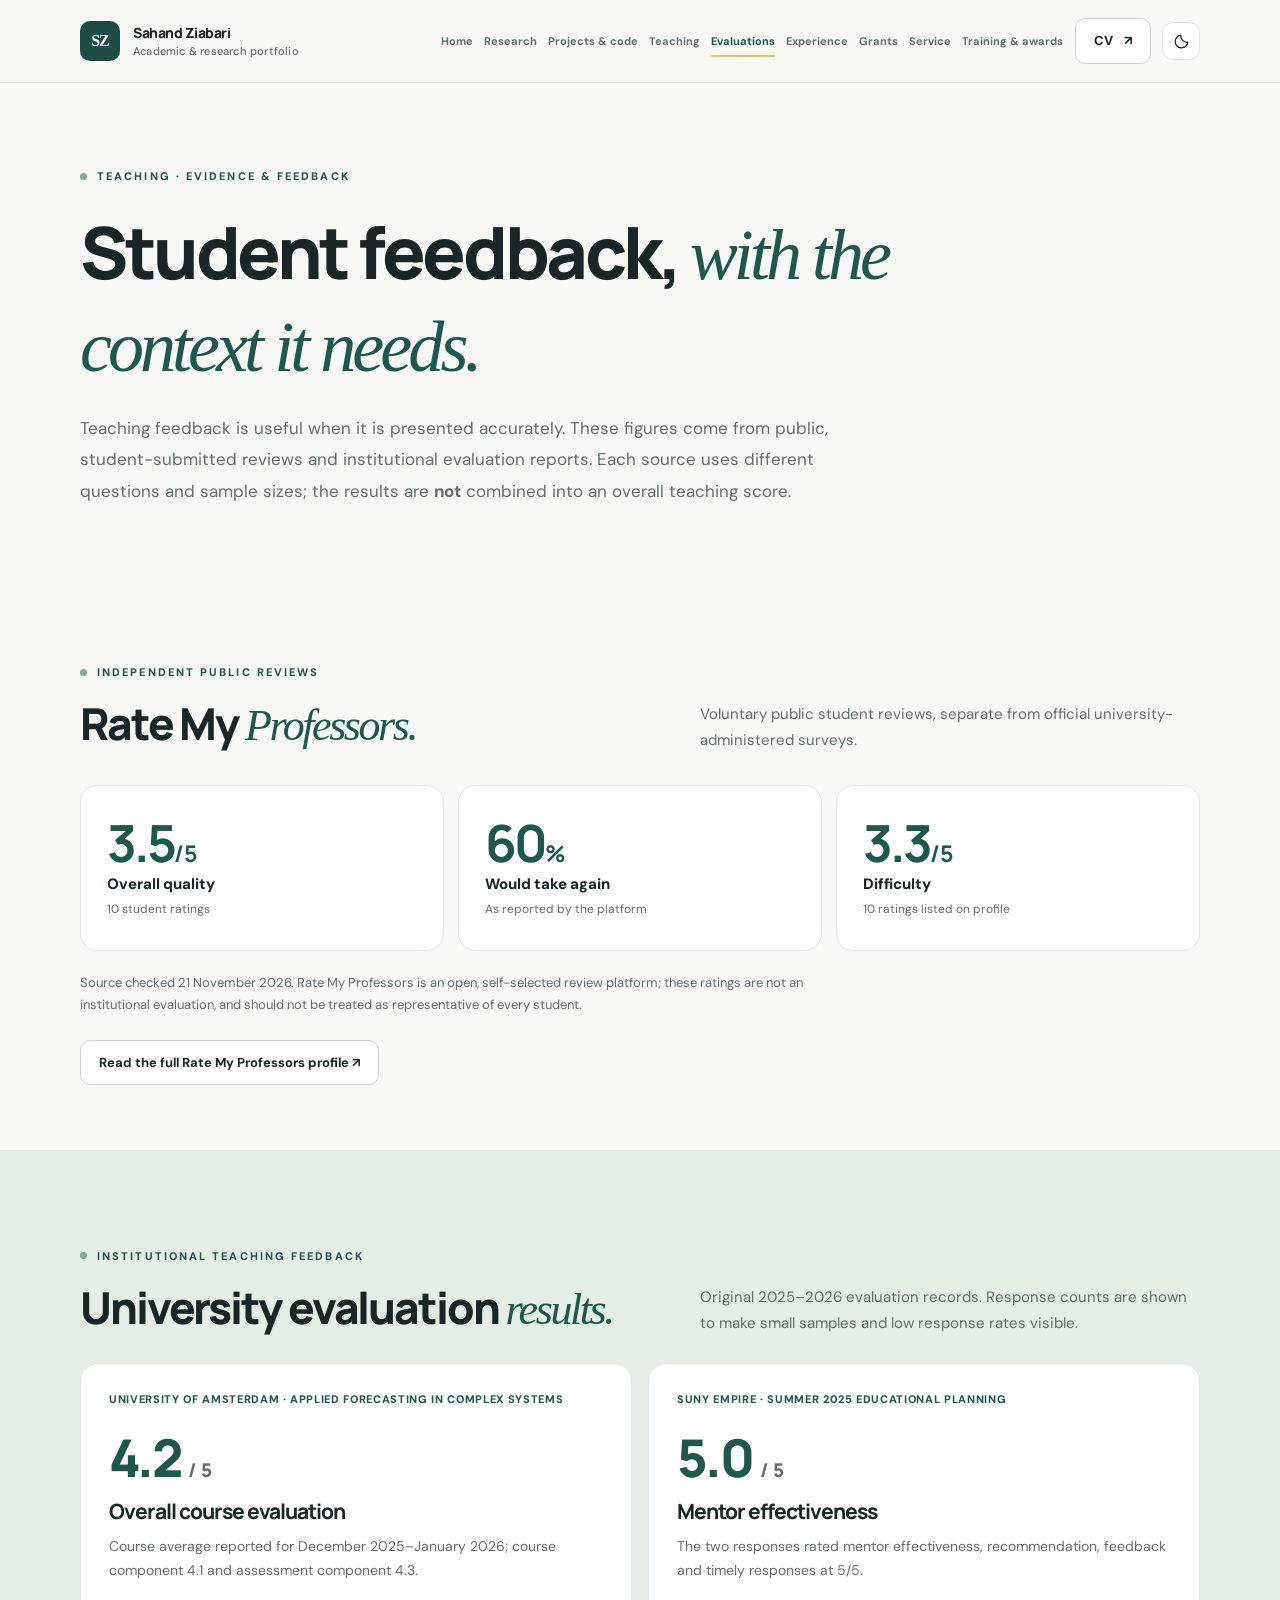
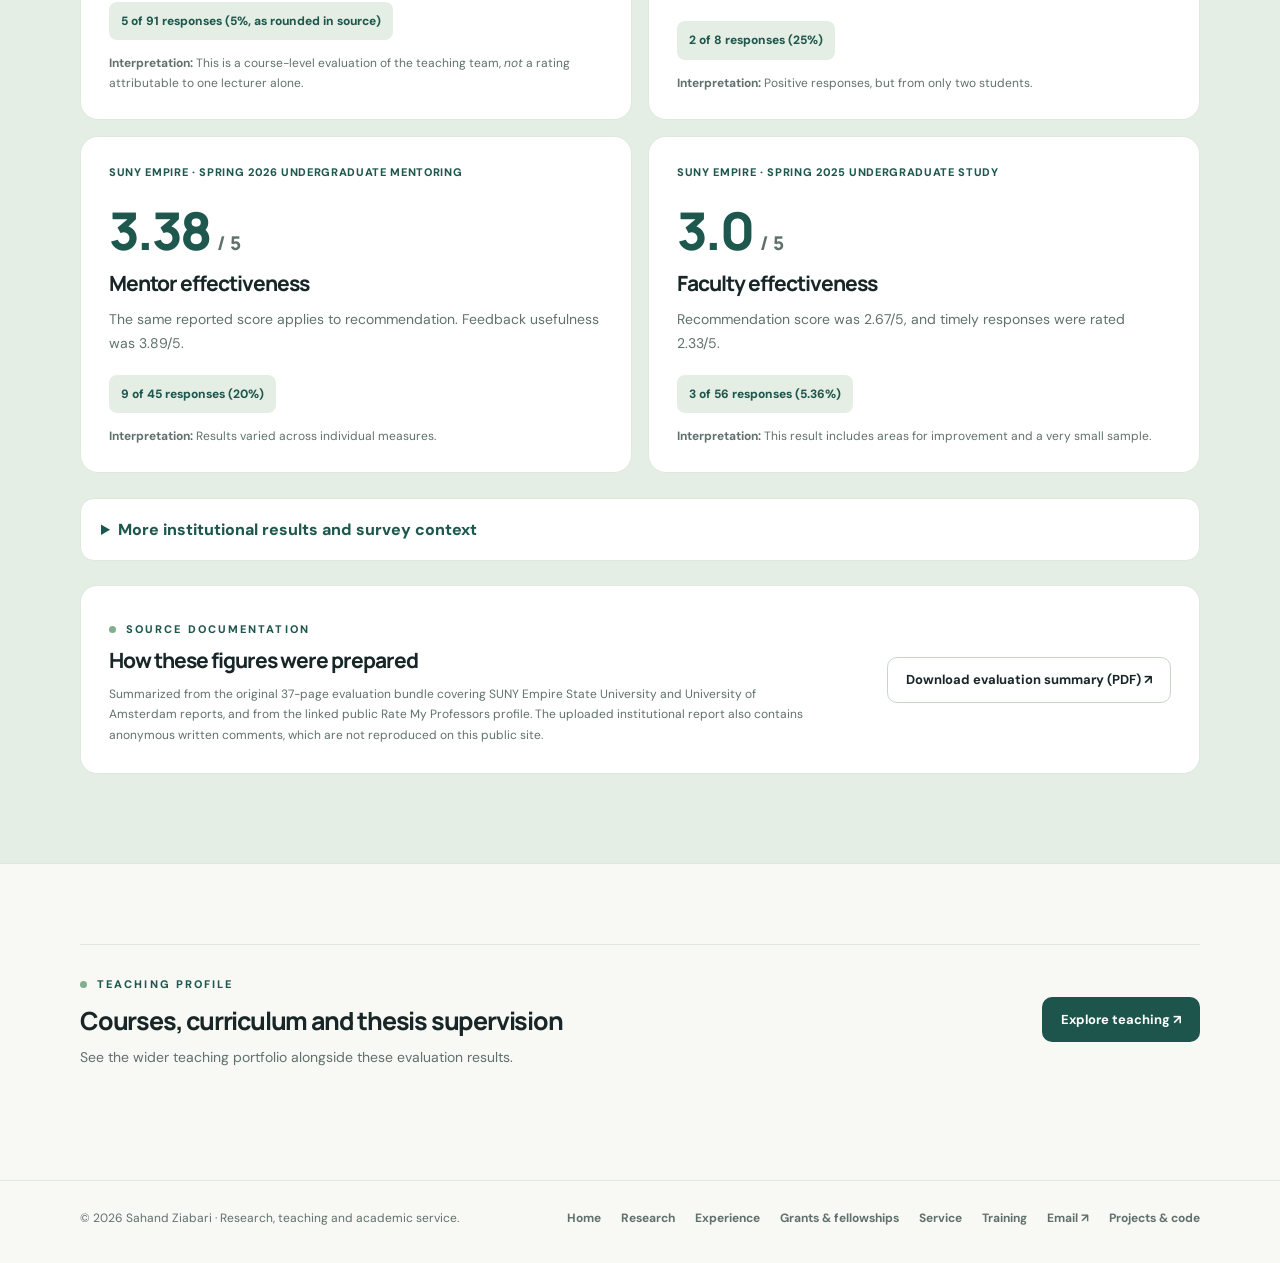
<file: evaluations.html>
<!DOCTYPE html>

<html lang="en"><head><meta charset="utf-8"/><meta content="width=device-width,initial-scale=1" name="viewport"/><meta content="Teaching evaluations and student feedback for Sahand Ziabari, with response counts and original source links." name="description"/><meta content="#f8f8f4" name="theme-color"/><title>Teaching evaluations | Sahand Ziabari</title><link href="assets/favicon.svg" rel="icon" type="image/svg+xml"/><link href="assets/styles.css?v=9" rel="stylesheet"/><script defer="" src="assets/publications.js?v=9"></script><script defer="" src="assets/site.js?v=9"></script></head>
<body><a class="skip-link" href="#main">Skip to content</a><header class="site-header"><div class="container header-inner"><a aria-label="Sahand Ziabari homepage" class="brand" href="index.html"><span aria-hidden="true" class="brand-mark">SZ</span><span class="brand-label">Sahand Ziabari <span>Academic &amp; research portfolio</span></span></a><nav aria-label="Main navigation" class="nav" data-nav="" id="primary-nav"><a href="index.html">Home</a><a href="research.html">Research</a><a href="code.html">Projects &amp; code</a><a href="teaching.html">Teaching</a><a aria-current="page" href="evaluations.html">Evaluations</a><a href="experience.html">Experience</a><a href="grants.html">Grants</a><a href="service.html">Service</a><a href="training.html">Training &amp; awards</a></nav><div class="header-actions"><a class="button button-outline" href="files/Sahand_Ziabari_CV.pdf" rel="noopener noreferrer" target="_blank">CV <span aria-hidden="true">↗</span></a><button aria-label="Switch to dark mode" class="icon-button" data-theme-toggle="" type="button"></button><button aria-controls="primary-nav" aria-expanded="false" aria-label="Toggle menu" class="icon-button menu-button" data-menu-toggle=""><svg aria-hidden="true" viewbox="0 0 24 24"><path d="M4 7h16M4 12h16M4 17h16"></path></svg></button></div></div></header>
<main class="evaluations-page" id="main">
<section class="page-hero"><div class="container">
<div class="eyebrow">Teaching · evidence &amp; feedback</div>
<h1>Student feedback, <span class="serif-accent">with the context it needs.</span></h1>
<p>Teaching feedback is useful when it is presented accurately. These figures come from public, student-submitted reviews and institutional evaluation reports. Each source uses different questions and sample sizes; the results are <strong>not</strong> combined into an overall teaching score.</p>
</div></section>
<section class="section ev-section" id="ratings"><div class="container">
<div class="section-header"><div><div class="eyebrow">Independent public reviews</div><h2>Rate My <span class="serif-accent">Professors.</span></h2></div><p>Voluntary public student reviews, separate from official university-administered surveys.</p></div>
<div class="ev-metrics">
<div class="ev-metric"><strong>3.5<span>/5</span></strong><span>Overall quality</span><small>10 student ratings</small></div>
<div class="ev-metric"><strong>60<span>%</span></strong><span>Would take again</span><small>As reported by the platform</small></div>
<div class="ev-metric"><strong>3.3<span>/5</span></strong><span>Difficulty</span><small>10 ratings listed on profile</small></div>
</div>
<p class="ev-context">Source checked 21 November 2026. Rate My Professors is an open, self-selected review platform; these ratings are not an institutional evaluation, and should not be treated as representative of every student.</p>
<a class="button button-outline" href="https://www.ratemyprofessors.com/professor/3036488" rel="noopener noreferrer" target="_blank">Read the full Rate My Professors profile ↗</a>
</div></section>
<section class="band"><div class="container section" id="university-reports">
<div class="section-header"><div><div class="eyebrow">Institutional teaching feedback</div><h2>University evaluation <span class="serif-accent">results.</span></h2></div><p>Original 2025–2026 evaluation records. Response counts are shown to make small samples and low response rates visible.</p></div>
<div class="ev-evidence-grid">
<article class="ev-evidence"><div class="ev-card-meta">University of Amsterdam · Applied Forecasting in Complex Systems</div><div class="ev-card-number">4.2 <span>/ 5</span></div><h3>Overall course evaluation</h3><p>Course average reported for December 2025–January 2026; course component 4.1 and assessment component 4.3.</p><div class="ev-response">5 of 91 responses (5%, as rounded in source)</div><small><strong>Interpretation:</strong> This is a course-level evaluation of the teaching team, <em>not</em> a rating attributable to one lecturer alone.</small></article>
<article class="ev-evidence"><div class="ev-card-meta">SUNY Empire · Summer 2025 Educational Planning</div><div class="ev-card-number">5.0 <span>/ 5</span></div><h3>Mentor effectiveness</h3><p>The two responses rated mentor effectiveness, recommendation, feedback and timely responses at 5/5.</p><div class="ev-response">2 of 8 responses (25%)</div><small><strong>Interpretation:</strong> Positive responses, but from only two students.</small></article>
<article class="ev-evidence"><div class="ev-card-meta">SUNY Empire · Spring 2026 Undergraduate Mentoring</div><div class="ev-card-number">3.38 <span>/ 5</span></div><h3>Mentor effectiveness</h3><p>The same reported score applies to recommendation. Feedback usefulness was 3.89/5.</p><div class="ev-response">9 of 45 responses (20%)</div><small><strong>Interpretation:</strong> Results varied across individual measures.</small></article>
<article class="ev-evidence"><div class="ev-card-meta">SUNY Empire · Spring 2025 Undergraduate Study</div><div class="ev-card-number">3.0 <span>/ 5</span></div><h3>Faculty effectiveness</h3><p>Recommendation score was 2.67/5, and timely responses were rated 2.33/5.</p><div class="ev-response">3 of 56 responses (5.36%)</div><small><strong>Interpretation:</strong> This result includes areas for improvement and a very small sample.</small></article>
</div>
<details class="ev-details"><summary>More institutional results and survey context</summary><div class="ev-detail-body"><div class="ev-table-wrap"><table class="ev-table"><thead><tr><th>Survey</th><th>Reported measure</th><th>Score</th><th>Response</th></tr></thead><tbody>
<tr><td>SUNY Summer 2025 Undergraduate Study</td><td>Faculty effectiveness; recommendation</td><td>5.00 / 5</td><td>1 of 10 (10%)</td></tr>
<tr><td>SUNY Spring 2026 Graduate Advising</td><td>Recommend mentor</td><td>5.00 / 5</td><td>2 of 45 (4.44%)</td></tr>
<tr><td>SUNY Summer 2025 Educational Planning</td><td>Useful feedback; timely response</td><td>5.00 / 5</td><td>2 of 8 (25%)</td></tr>
<tr><td>SUNY Spring 2026 Undergraduate Mentoring</td><td>Welcoming environment</td><td>4.00 / 5</td><td>8 of 45 (17.78%)</td></tr>
<tr><td>SUNY Spring 2025 Undergraduate Study</td><td>Useful feedback</td><td>3.00 / 5</td><td>3 of 56 (5.36%)</td></tr>
<tr><td>University of Amsterdam, Applied Forecasting</td><td>Overall course evaluation</td><td>4.20 / 5</td><td>5 of 91 (5%)</td></tr>
</tbody></table></div><p>These surveys ask different questions of different cohorts. Some indicators reflect student effort, course challenge or an entire teaching team rather than an individual faculty member. Ratings are not pooled or normalized across surveys.</p></div></details>
<div class="ev-document-note"><div><div class="eyebrow">Source documentation</div><h3>How these figures were prepared</h3><p>Summarized from the original 37-page evaluation bundle covering SUNY Empire State University and University of Amsterdam reports, and from the linked public Rate My Professors profile. The uploaded institutional report also contains anonymous written comments, which are not reproduced on this public site.</p></div><a class="button button-outline" href="files/Teaching_Evaluations_Summary.pdf" rel="noopener noreferrer" target="_blank">Download evaluation summary (PDF) ↗</a></div>
</div></section>
<section class="section-tight"><div class="container"><div class="ev-footer-cta"><div><div class="eyebrow">Teaching profile</div><h3>Courses, curriculum and thesis supervision</h3><p>See the wider teaching portfolio alongside these evaluation results.</p></div><a class="button button-primary" href="teaching.html">Explore teaching ↗</a></div></div></section>
</main><footer class="site-footer"><div class="container footer-inner"><p>© <span data-current-year="">2026</span> Sahand Ziabari · Research, teaching and academic service.</p><nav aria-label="Footer links"><a href="index.html">Home</a><a href="research.html">Research</a><a href="experience.html">Experience</a><a href="grants.html">Grants &amp; fellowships</a><a href="service.html">Service</a><a href="training.html">Training</a><a href="mailto:sahandmohammadiziabari@gmail.com">Email ↗</a><a href="code.html">Projects &amp; code</a></nav></div></footer></body></html>
</file>
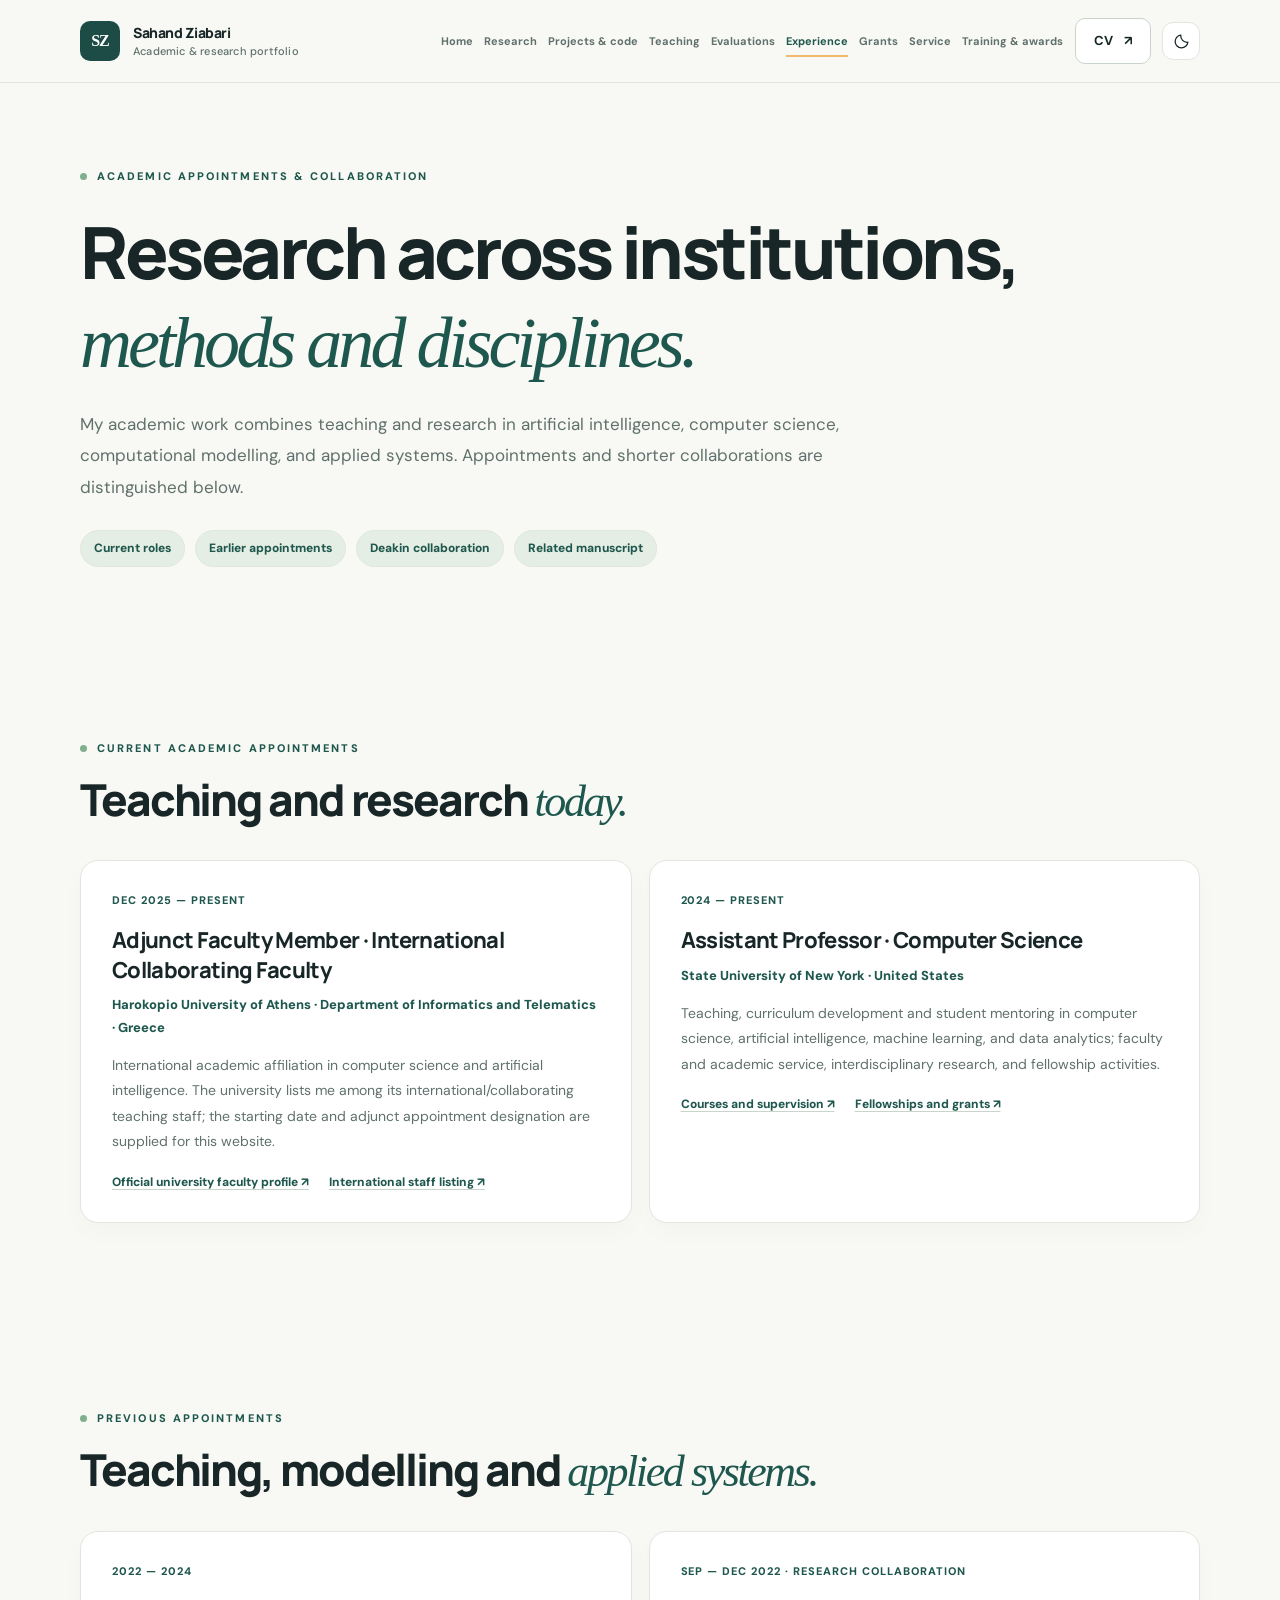
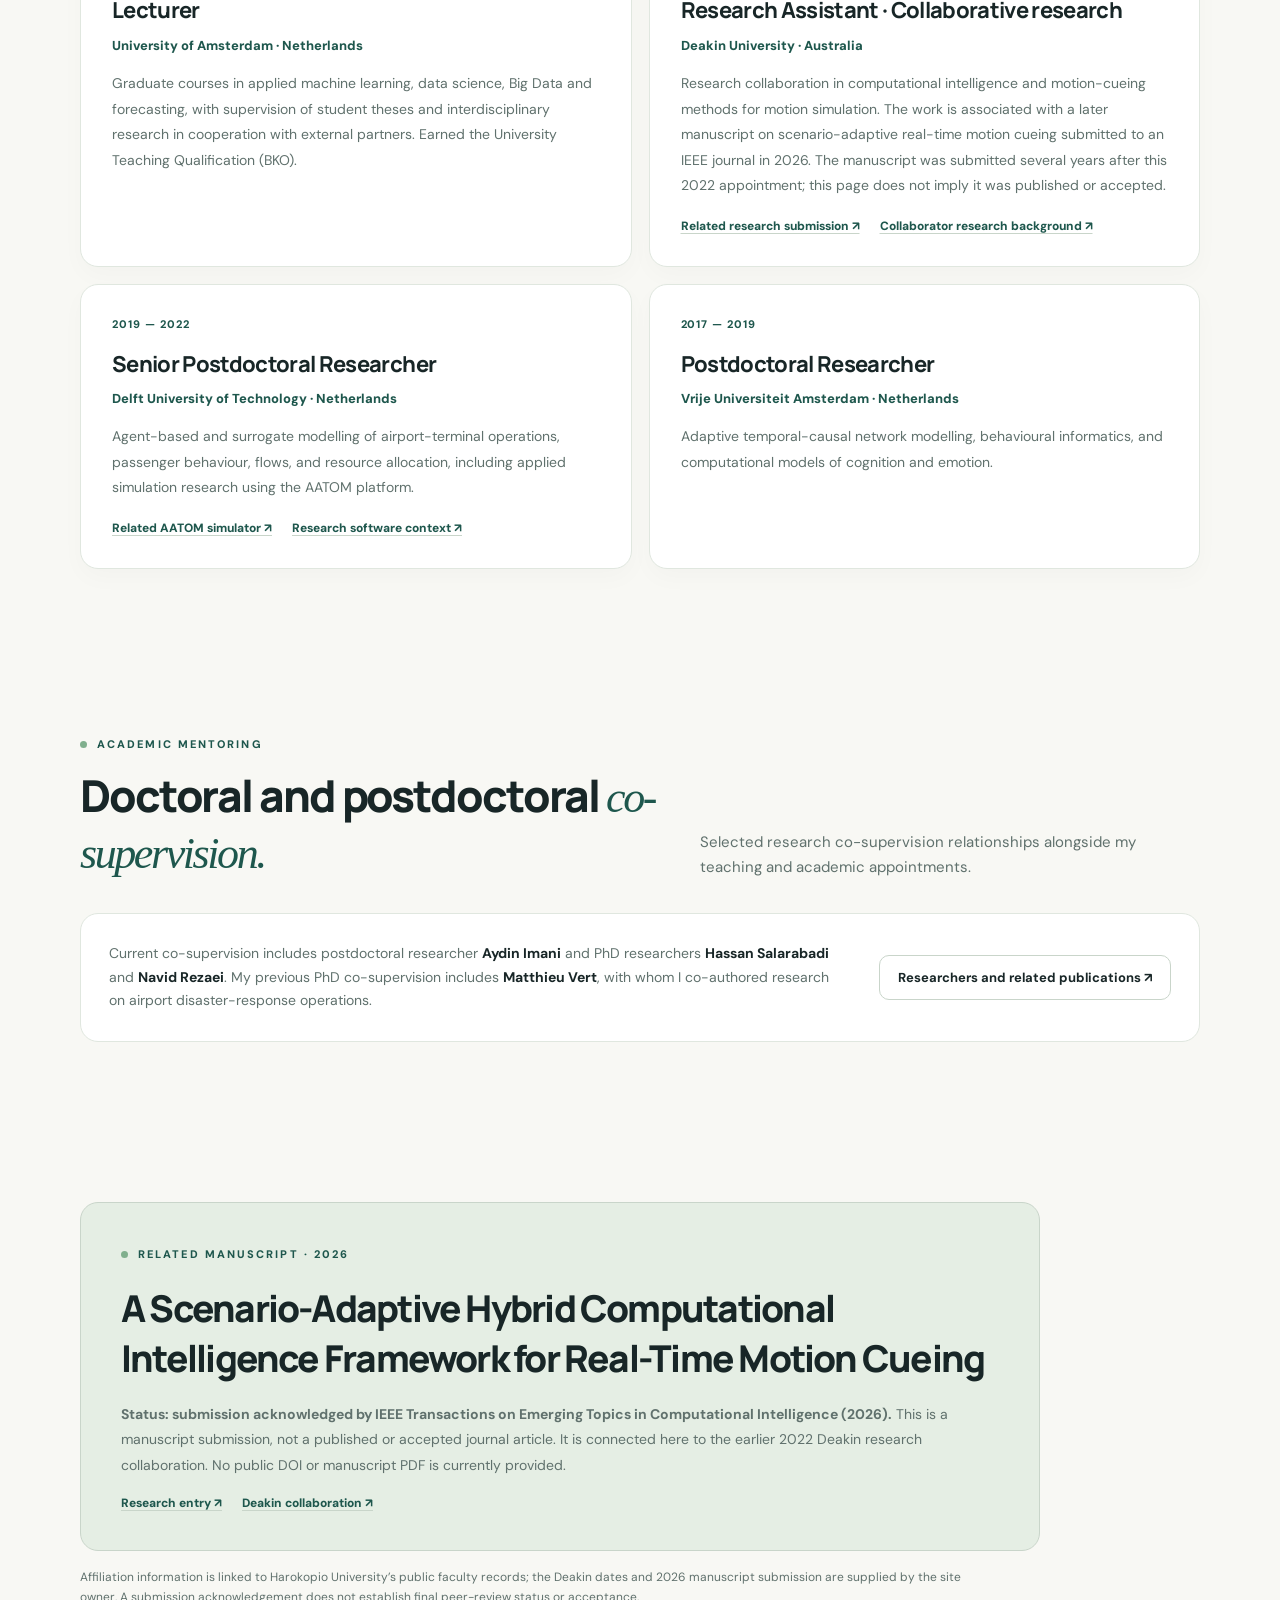
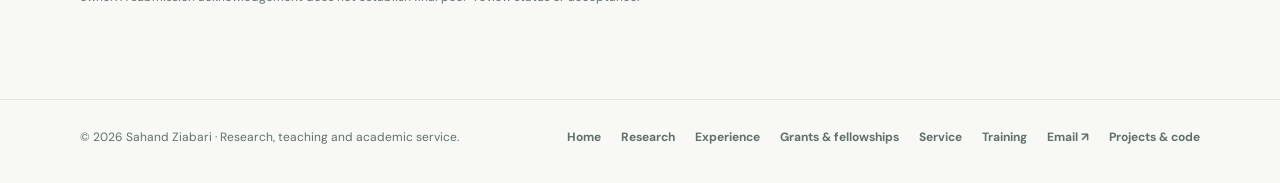
<file: experience.html>
<!DOCTYPE html>

<html lang="en"><head><meta charset="utf-8"/><meta content="width=device-width,initial-scale=1" name="viewport"/><meta content="Academic appointments and collaborations of Sahand Ziabari at Harokopio University of Athens, SUNY Empire, University of Amsterdam, Deakin University, TU Delft, and VU Amsterdam." name="description"/><meta content="#f8f8f4" name="theme-color"/><title>Academic Experience | Sahand Ziabari</title><link href="assets/favicon.svg" rel="icon" type="image/svg+xml"/><link href="assets/styles.css?v=12" rel="stylesheet"/><script defer="" src="assets/publications.js?v=12"></script><script defer="" src="assets/site.js?v=12"></script></head>
<body><a class="skip-link" href="#main">Skip to content</a><header class="site-header"><div class="container header-inner"><a aria-label="Sahand Ziabari homepage" class="brand" href="index.html"><span aria-hidden="true" class="brand-mark">SZ</span><span class="brand-label">Sahand Ziabari <span>Academic &amp; research portfolio</span></span></a><nav aria-label="Main navigation" class="nav" data-nav="" id="primary-nav"><a href="index.html">Home</a><a href="research.html">Research</a><a href="code.html">Projects &amp; code</a><a href="teaching.html">Teaching</a><a href="evaluations.html">Evaluations</a><a aria-current="page" href="experience.html">Experience</a><a href="grants.html">Grants</a><a href="service.html">Service</a><a href="training.html">Training &amp; awards</a></nav><div class="header-actions"><a class="button button-outline" href="files/Sahand_Ziabari_CV.pdf" rel="noopener noreferrer" target="_blank">CV <span aria-hidden="true">↗</span></a><button aria-label="Switch to dark mode" class="icon-button" data-theme-toggle="" type="button"></button><button aria-controls="primary-nav" aria-expanded="false" aria-label="Toggle menu" class="icon-button menu-button" data-menu-toggle=""><svg aria-hidden="true" viewbox="0 0 24 24"><path d="M4 7h16M4 12h16M4 17h16"></path></svg></button></div></div></header>
<main class="experience-page" id="main">
<section class="page-hero"><div class="container"><div class="eyebrow">Academic appointments &amp; collaboration</div><h1>Research across institutions, <span class="serif-accent">methods and disciplines.</span></h1><p>My academic work combines teaching and research in artificial intelligence, computer science, computational modelling, and applied systems. Appointments and shorter collaborations are distinguished below.</p><div class="page-jump"><a href="#current-roles">Current roles</a><a href="#past-roles">Earlier appointments</a><a href="#deakin">Deakin collaboration</a><a href="#research-output">Related manuscript</a></div></div></section>
<section class="section experience-portfolio" id="current-roles"><div class="container"><div class="section-header"><div><div class="eyebrow">Current academic appointments</div><h2>Teaching and research <span class="serif-accent">today.</span></h2></div></div><div class="experience-entries">
<article class="experience-card"><div class="experience-stamp">Dec 2025 — Present</div><h3>Adjunct Faculty Member · International Collaborating Faculty</h3><p class="experience-school">Harokopio University of Athens · Department of Informatics and Telematics · Greece</p><p>International academic affiliation in computer science and artificial intelligence. The university lists me among its international/collaborating teaching staff; the starting date and adjunct appointment designation are supplied for this website.</p><div class="experience-actions"><a href="https://www.dit.hua.gr/index.php/en?id=4977&amp;option=com_content&amp;view=article" rel="noopener noreferrer" target="_blank">Official university faculty profile ↗</a><a href="https://international.dit.hua.gr/staff-profile/?pk=197" rel="noopener noreferrer" target="_blank">International staff listing ↗</a></div></article>
<article class="experience-card"><div class="experience-stamp">2024 — Present</div><h3>Assistant Professor · Computer Science</h3><p class="experience-school">State University of New York · United States</p><p>Teaching, curriculum development and student mentoring in computer science, artificial intelligence, machine learning, and data analytics; faculty and academic service, interdisciplinary research, and fellowship activities.</p><div class="experience-actions"><a href="teaching.html">Courses and supervision ↗</a><a href="grants.html">Fellowships and grants ↗</a></div></article>
</div></div></section>
<section class="section-tight" id="past-roles"><div class="container"><div class="section-header"><div><div class="eyebrow">Previous appointments</div><h2>Teaching, modelling and <span class="serif-accent">applied systems.</span></h2></div></div><div class="experience-entries">
<article class="experience-card"><div class="experience-stamp">2022 — 2024</div><h3>Lecturer</h3><p class="experience-school">University of Amsterdam · Netherlands</p><p>Graduate courses in applied machine learning, data science, Big Data and forecasting, with supervision of student theses and interdisciplinary research in cooperation with external partners. Earned the University Teaching Qualification (BKO).</p></article>
<article class="experience-card deakin-card" id="deakin"><div class="experience-stamp">Sep — Dec 2022 · Research collaboration</div><h3>Research Assistant · Collaborative research</h3><p class="experience-school">Deakin University · Australia</p><p>Research collaboration in computational intelligence and motion-cueing methods for motion simulation. The work is associated with a later manuscript on scenario-adaptive real-time motion cueing submitted to an IEEE journal in 2026. The manuscript was submitted several years after this 2022 appointment; this page does not imply it was published or accepted.</p><div class="experience-actions"><a href="research.html#motion-cueing-submitted">Related research submission ↗</a><a href="https://portfolio.jcu.edu.au/researchers/mohamadreza.chalakqazani" rel="noopener noreferrer" target="_blank">Collaborator research background ↗</a></div></article>
<article class="experience-card"><div class="experience-stamp">2019 — 2022</div><h3>Senior Postdoctoral Researcher</h3><p class="experience-school">Delft University of Technology · Netherlands</p><p>Agent-based and surrogate modelling of airport-terminal operations, passenger behaviour, flows, and resource allocation, including applied simulation research using the AATOM platform.</p><div class="experience-actions"><a href="https://github.com/StefJanssen/AATOM" rel="noopener noreferrer" target="_blank">Related AATOM simulator ↗</a><a href="code.html#aatom">Research software context ↗</a></div></article>
<article class="experience-card"><div class="experience-stamp">2017 — 2019</div><h3>Postdoctoral Researcher</h3><p class="experience-school">Vrije Universiteit Amsterdam · Netherlands</p><p>Adaptive temporal-causal network modelling, behavioural informatics, and computational models of cognition and emotion.</p></article>
</div></div></section>
<section class="section-tight experience-supervision-section" id="doctoral-postdoctoral-mentorship"><div class="container"><div class="section-header"><div><div class="eyebrow">Academic mentoring</div><h2>Doctoral and postdoctoral <span class="serif-accent">co-supervision.</span></h2></div><p>Selected research co-supervision relationships alongside my teaching and academic appointments.</p></div><div class="experience-supervision-layout"><p>Current co-supervision includes postdoctoral researcher <strong>Aydin Imani</strong> and PhD researchers <strong>Hassan Salarabadi</strong> and <strong>Navid Rezaei</strong>. My previous PhD co-supervision includes <strong>Matthieu Vert</strong>, with whom I co-authored research on airport disaster-response operations.</p><a class="button button-outline" href="teaching.html#doctoral-supervision">Researchers and related publications ↗</a></div></div></section><section class="section-tight" id="research-output"><div class="container"><div class="experience-output"><div class="eyebrow">Related manuscript · 2026</div><h2>A Scenario-Adaptive Hybrid Computational Intelligence Framework for Real-Time Motion Cueing</h2><p><strong>Status: submission acknowledged by IEEE Transactions on Emerging Topics in Computational Intelligence (2026).</strong> This is a manuscript submission, not a published or accepted journal article. It is connected here to the earlier 2022 Deakin research collaboration. No public DOI or manuscript PDF is currently provided.</p><div class="experience-actions"><a href="research.html#motion-cueing-submitted">Research entry ↗</a><a href="#deakin">Deakin collaboration ↗</a></div></div><p class="source-note">Affiliation information is linked to Harokopio University’s public faculty records; the Deakin dates and 2026 manuscript submission are supplied by the site owner. A submission acknowledgement does not establish final peer-review status or acceptance.</p></div></section>
</main><footer class="site-footer"><div class="container footer-inner"><p>© <span data-current-year="">2026</span> Sahand Ziabari · Research, teaching and academic service.</p><nav aria-label="Footer links"><a href="index.html">Home</a><a href="research.html">Research</a><a href="experience.html">Experience</a><a href="grants.html">Grants &amp; fellowships</a><a href="service.html">Service</a><a href="training.html">Training</a><a href="mailto:sahandmohammadiziabari@gmail.com">Email ↗</a><a href="code.html">Projects &amp; code</a></nav></div></footer></body></html>
</file>
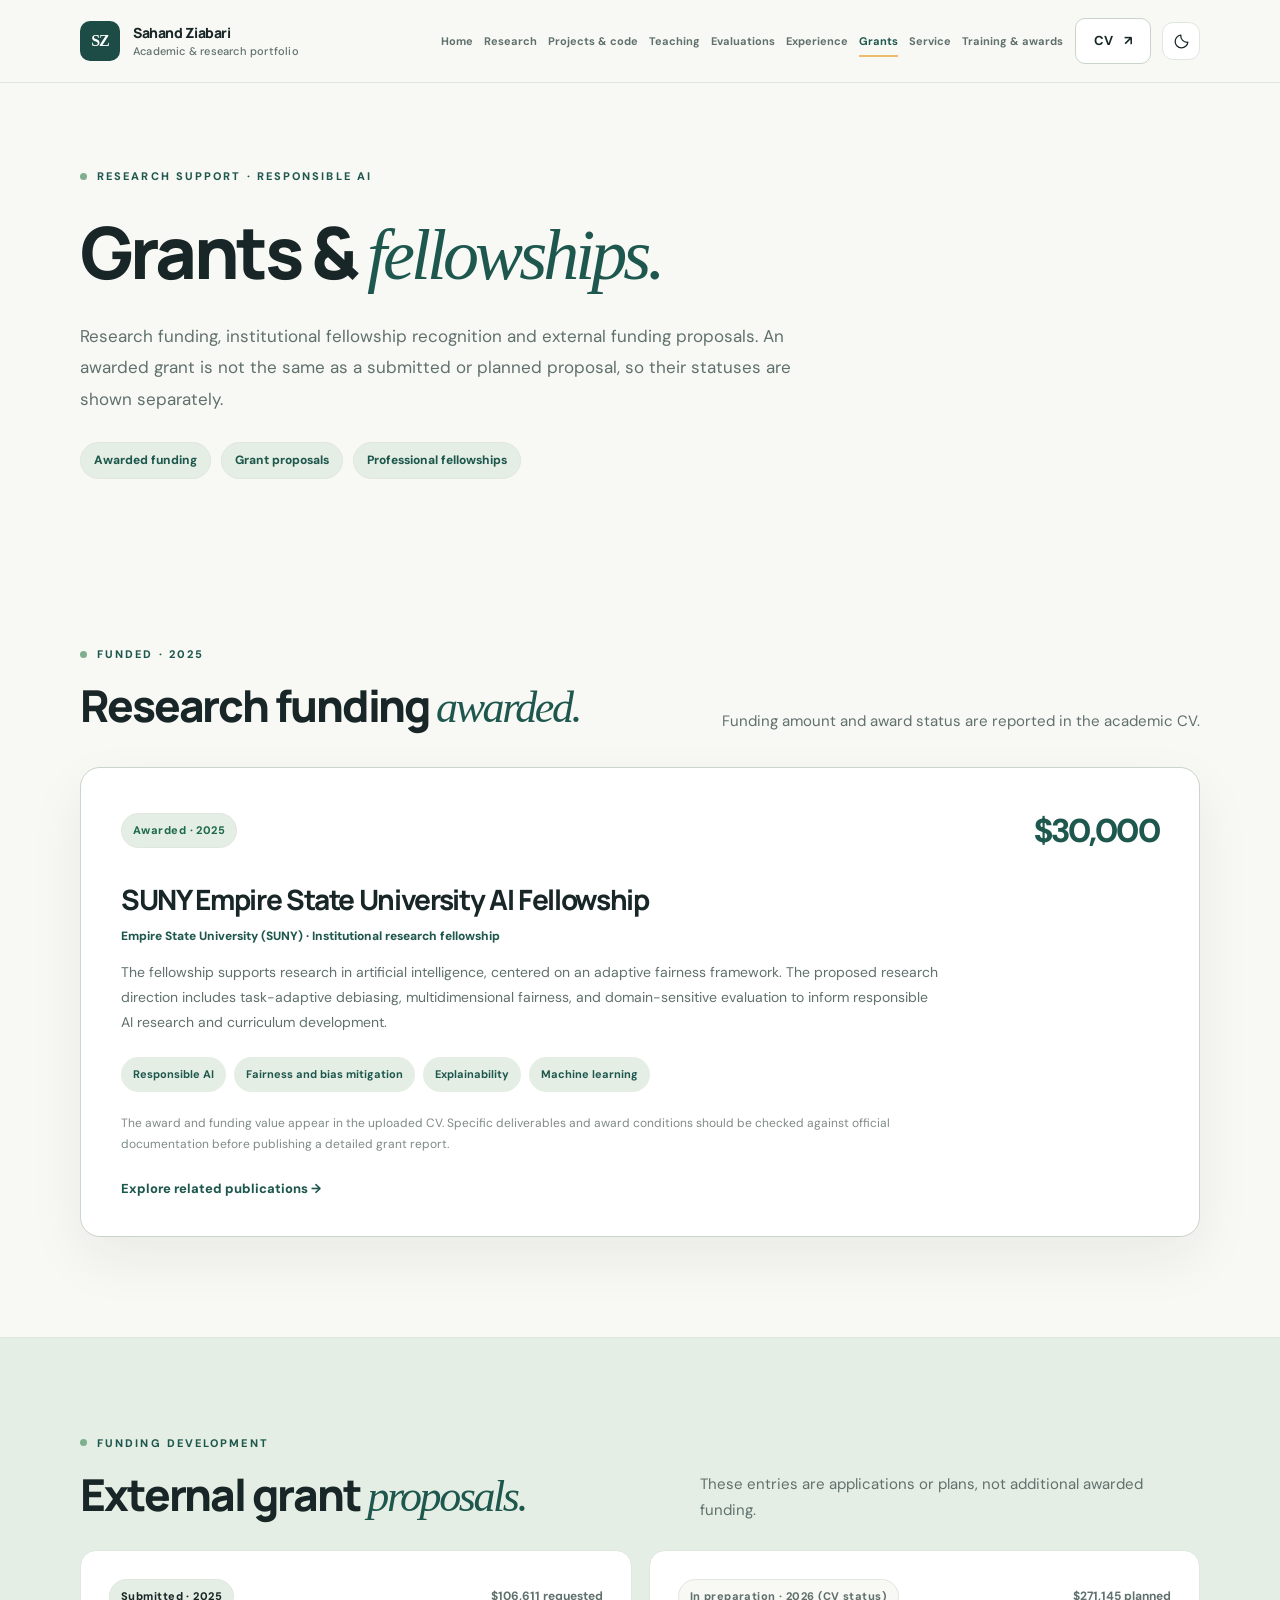
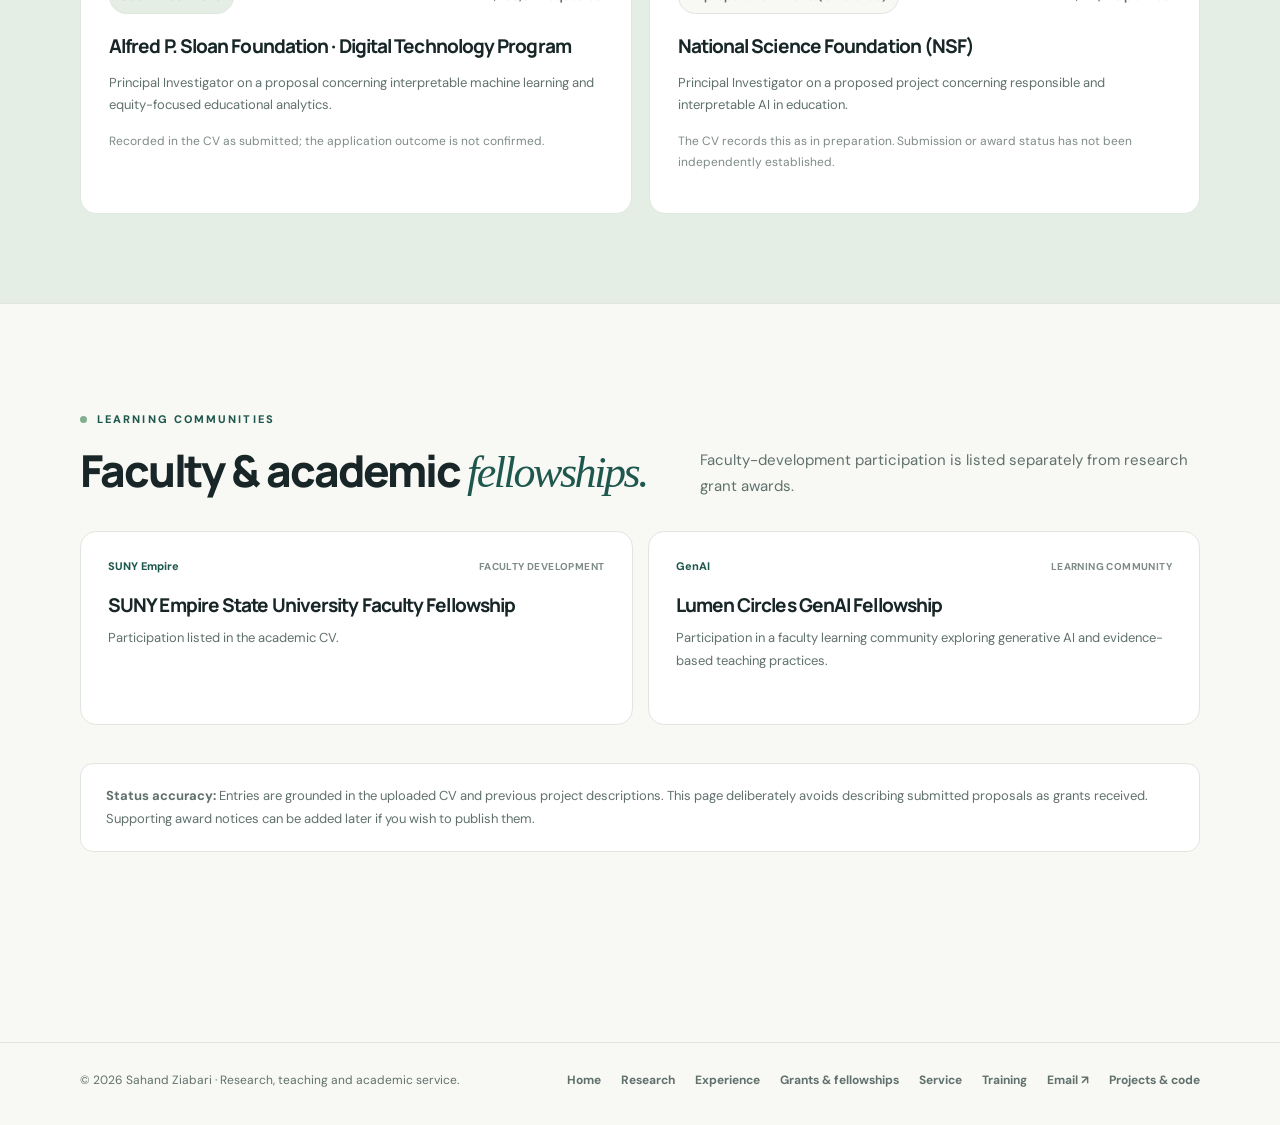
<file: grants.html>
<!DOCTYPE html>

<html lang="en"><head><meta charset="utf-8"/><meta content="width=device-width,initial-scale=1" name="viewport"/><meta content="Research grants, awarded fellowships, submitted grant proposals and grant development by Dr. Sahand Ziabari." name="description"/><meta content="#f8f8f4" name="theme-color"/><title>Grants &amp; Fellowships | Sahand Ziabari</title><link href="assets/favicon.svg" rel="icon" type="image/svg+xml"/><link href="assets/styles.css?v=9" rel="stylesheet"/><script defer="" src="assets/site.js?v=9"></script></head><body><a class="skip-link" href="#main">Skip to content</a><header class="site-header"><div class="container header-inner"><a aria-label="Sahand Ziabari homepage" class="brand" href="index.html"><span aria-hidden="true" class="brand-mark">SZ</span><span class="brand-label">Sahand Ziabari <span>Academic &amp; research portfolio</span></span></a><nav aria-label="Main navigation" class="nav" data-nav="" id="primary-nav"><a href="index.html">Home</a><a href="research.html">Research</a><a href="code.html">Projects &amp; code</a><a href="teaching.html">Teaching</a><a href="evaluations.html">Evaluations</a><a href="experience.html">Experience</a><a aria-current="page" href="grants.html">Grants</a><a href="service.html">Service</a><a href="training.html">Training &amp; awards</a></nav><div class="header-actions"><a class="button button-outline" href="files/Sahand_Ziabari_CV.pdf" rel="noopener noreferrer" target="_blank">CV <span aria-hidden="true">↗</span></a><button aria-label="Switch to dark mode" class="icon-button" data-theme-toggle="" type="button"></button><button aria-controls="primary-nav" aria-expanded="false" aria-label="Toggle menu" class="icon-button menu-button" data-menu-toggle=""><svg aria-hidden="true" viewbox="0 0 24 24"><path d="M4 7h16M4 12h16M4 17h16"></path></svg></button></div></div></header>
<main id="main"><section class="page-hero grants-hero"><div class="container"><div class="eyebrow">Research support · responsible AI</div><h1>Grants &amp; <span class="serif-accent">fellowships.</span></h1><p>Research funding, institutional fellowship recognition and external funding proposals. An awarded grant is not the same as a submitted or planned proposal, so their statuses are shown separately.</p><div class="page-jump"><a href="#awarded">Awarded funding</a><a href="#proposals">Grant proposals</a><a href="#fellowships">Professional fellowships</a></div></div></section>
<section class="section" id="awarded"><div class="container"><div class="section-header"><div><div class="eyebrow">Funded · 2025</div><h2>Research funding <span class="serif-accent">awarded.</span></h2></div><p>Funding amount and award status are reported in the academic CV.</p></div>
<article class="grant-detail-card awarded"><div class="grant-detail-top"><span class="grant-status awarded-status">Awarded · 2025</span><span class="grant-amount">$30,000</span></div><h3>SUNY Empire State University AI Fellowship</h3><p class="grant-institution">Empire State University (SUNY) · Institutional research fellowship</p><p>The fellowship supports research in artificial intelligence, centered on an adaptive fairness framework. The proposed research direction includes task-adaptive debiasing, multidimensional fairness, and domain-sensitive evaluation to inform responsible AI research and curriculum development.</p><div class="grant-research-themes"><span>Responsible AI</span><span>Fairness and bias mitigation</span><span>Explainability</span><span>Machine learning</span></div><p class="small-note">The award and funding value appear in the uploaded CV. Specific deliverables and award conditions should be checked against official documentation before publishing a detailed grant report.</p><div class="grant-links"><a class="link-minimal" href="research.html?topic=responsible-ai">Explore related publications →</a></div></article>
</div></section>
<section class="band" id="proposals"><div class="container section"><div class="section-header"><div><div class="eyebrow">Funding development</div><h2>External grant <span class="serif-accent">proposals.</span></h2></div><p>These entries are applications or plans, not additional awarded funding.</p></div><div class="proposal-grid">
<article class="proposal-card"><div class="proposal-top"><span class="grant-status submitted-status">Submitted · 2025</span><strong>$106,611 requested</strong></div><h3>Alfred P. Sloan Foundation · Digital Technology Program</h3><p>Principal Investigator on a proposal concerning interpretable machine learning and equity-focused educational analytics.</p><p class="small-note">Recorded in the CV as submitted; the application outcome is not confirmed.</p></article>
<article class="proposal-card"><div class="proposal-top"><span class="grant-status preparation-status">In preparation · 2026 (CV status)</span><strong>$271,145 planned</strong></div><h3>National Science Foundation (NSF)</h3><p>Principal Investigator on a proposed project concerning responsible and interpretable AI in education.</p><p class="small-note">The CV records this as in preparation. Submission or award status has not been independently established.</p></article>
</div></div></section>
<section class="section" id="fellowships"><div class="container"><div class="section-header"><div><div class="eyebrow">Learning communities</div><h2>Faculty &amp; academic <span class="serif-accent">fellowships.</span></h2></div><p>Faculty-development participation is listed separately from research grant awards.</p></div><div class="service-grid">
<article class="service-card"><div class="service-card-top"><span class="service-year">SUNY Empire</span><span class="service-category">Faculty development</span></div><h3>SUNY Empire State University Faculty Fellowship</h3><p>Participation listed in the academic CV.</p></article>
<article class="service-card"><div class="service-card-top"><span class="service-year">GenAI</span><span class="service-category">Learning community</span></div><h3>Lumen Circles GenAI Fellowship</h3><p>Participation in a faculty learning community exploring generative AI and evidence-based teaching practices.</p></article>
</div><div class="sources-note"><p><strong>Status accuracy:</strong> Entries are grounded in the uploaded CV and previous project descriptions. This page deliberately avoids describing submitted proposals as grants received. Supporting award notices can be added later if you wish to publish them.</p></div></div></section></main><footer class="site-footer"><div class="container footer-inner"><p>© <span data-current-year="">2026</span> Sahand Ziabari · Research, teaching and academic service.</p><nav aria-label="Footer links"><a href="index.html">Home</a><a href="research.html">Research</a><a href="experience.html">Experience</a><a href="grants.html">Grants &amp; fellowships</a><a href="service.html">Service</a><a href="training.html">Training</a><a href="mailto:sahandmohammadiziabari@gmail.com">Email ↗</a><a href="code.html">Projects &amp; code</a></nav></div></footer></body></html>
</file>
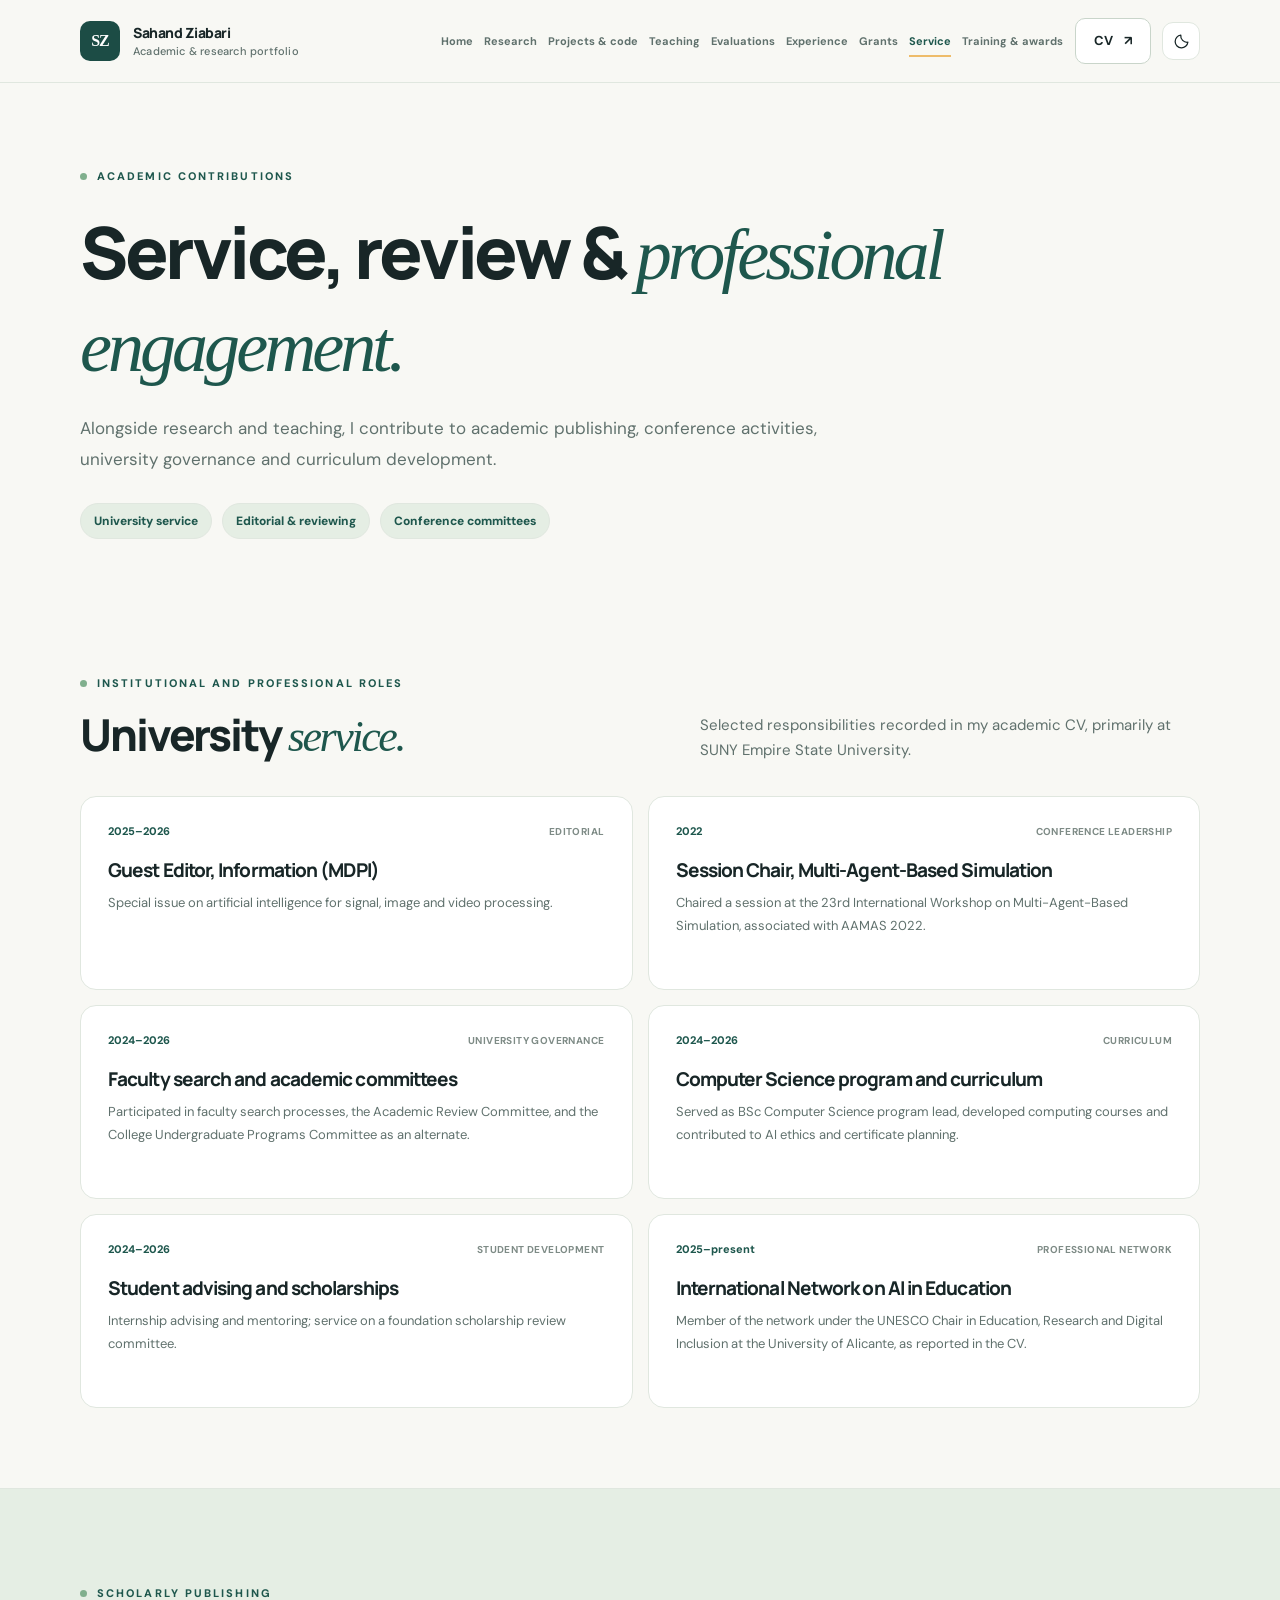
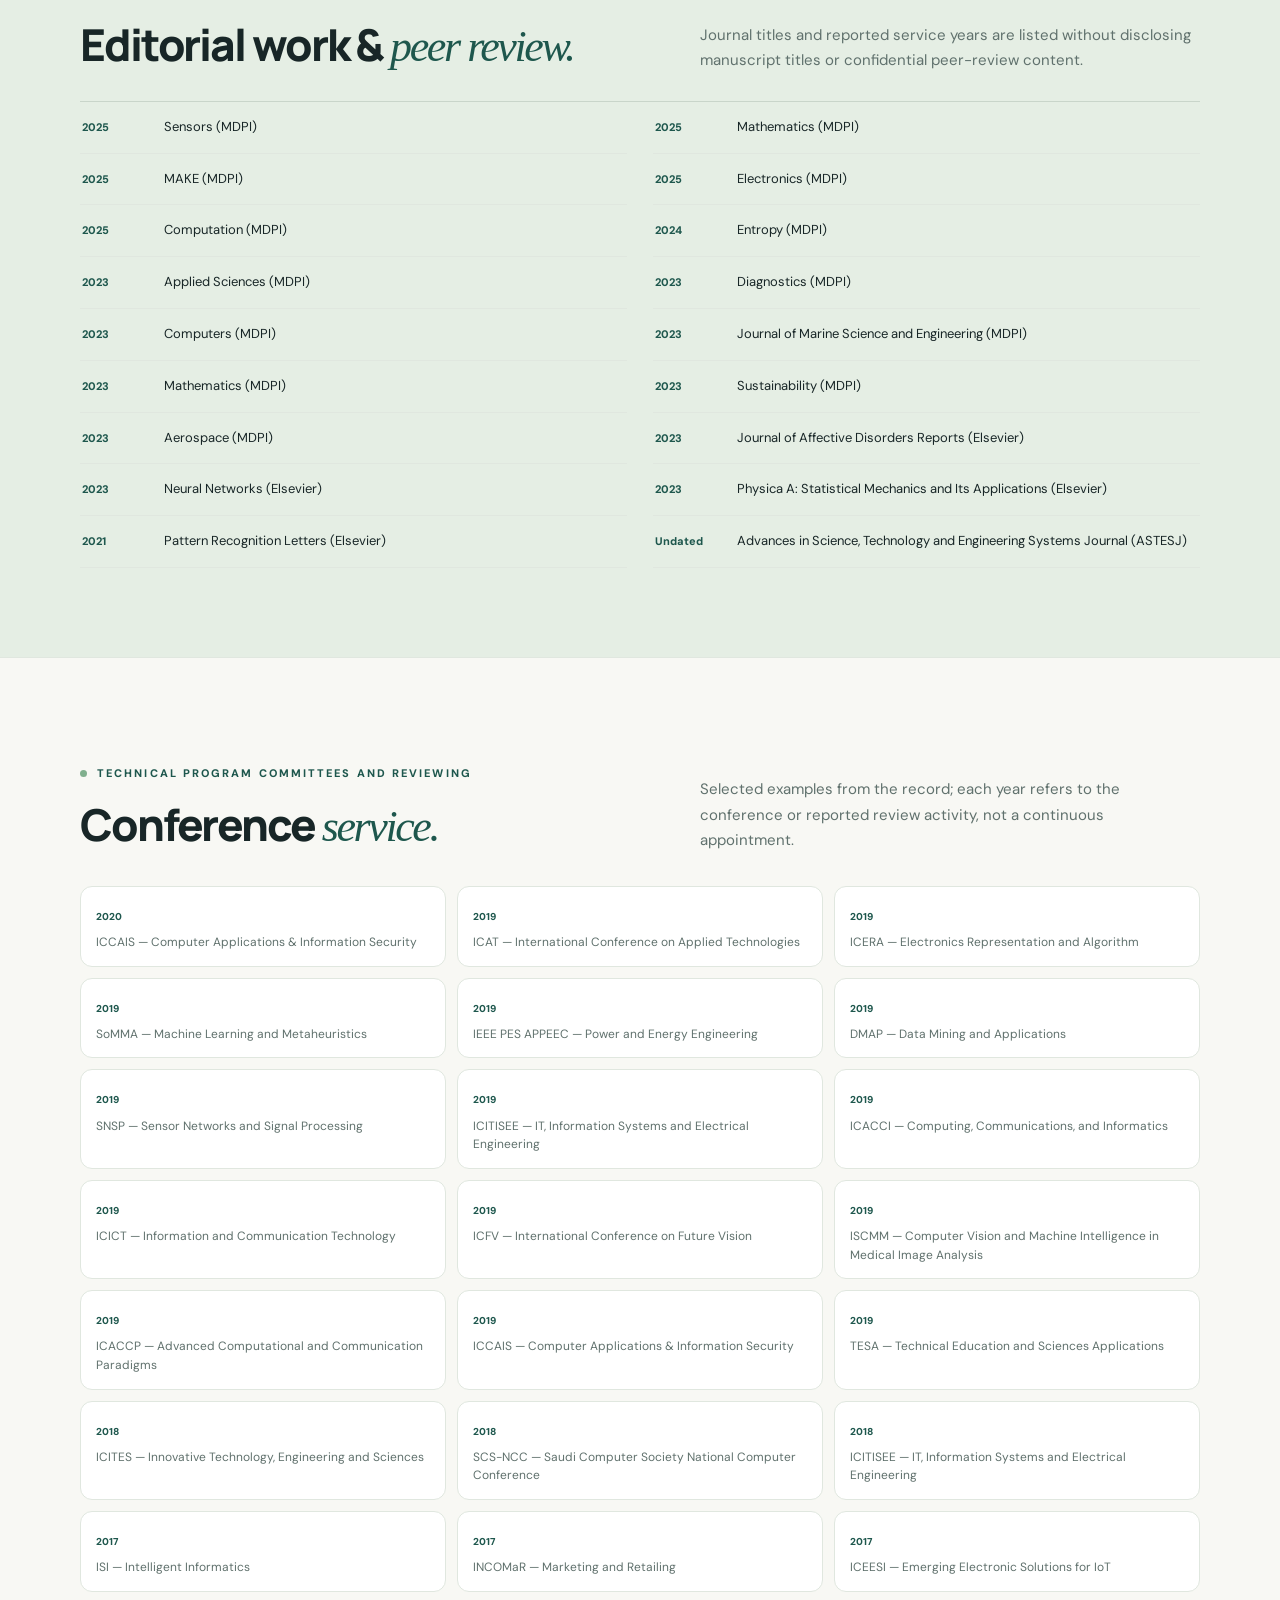
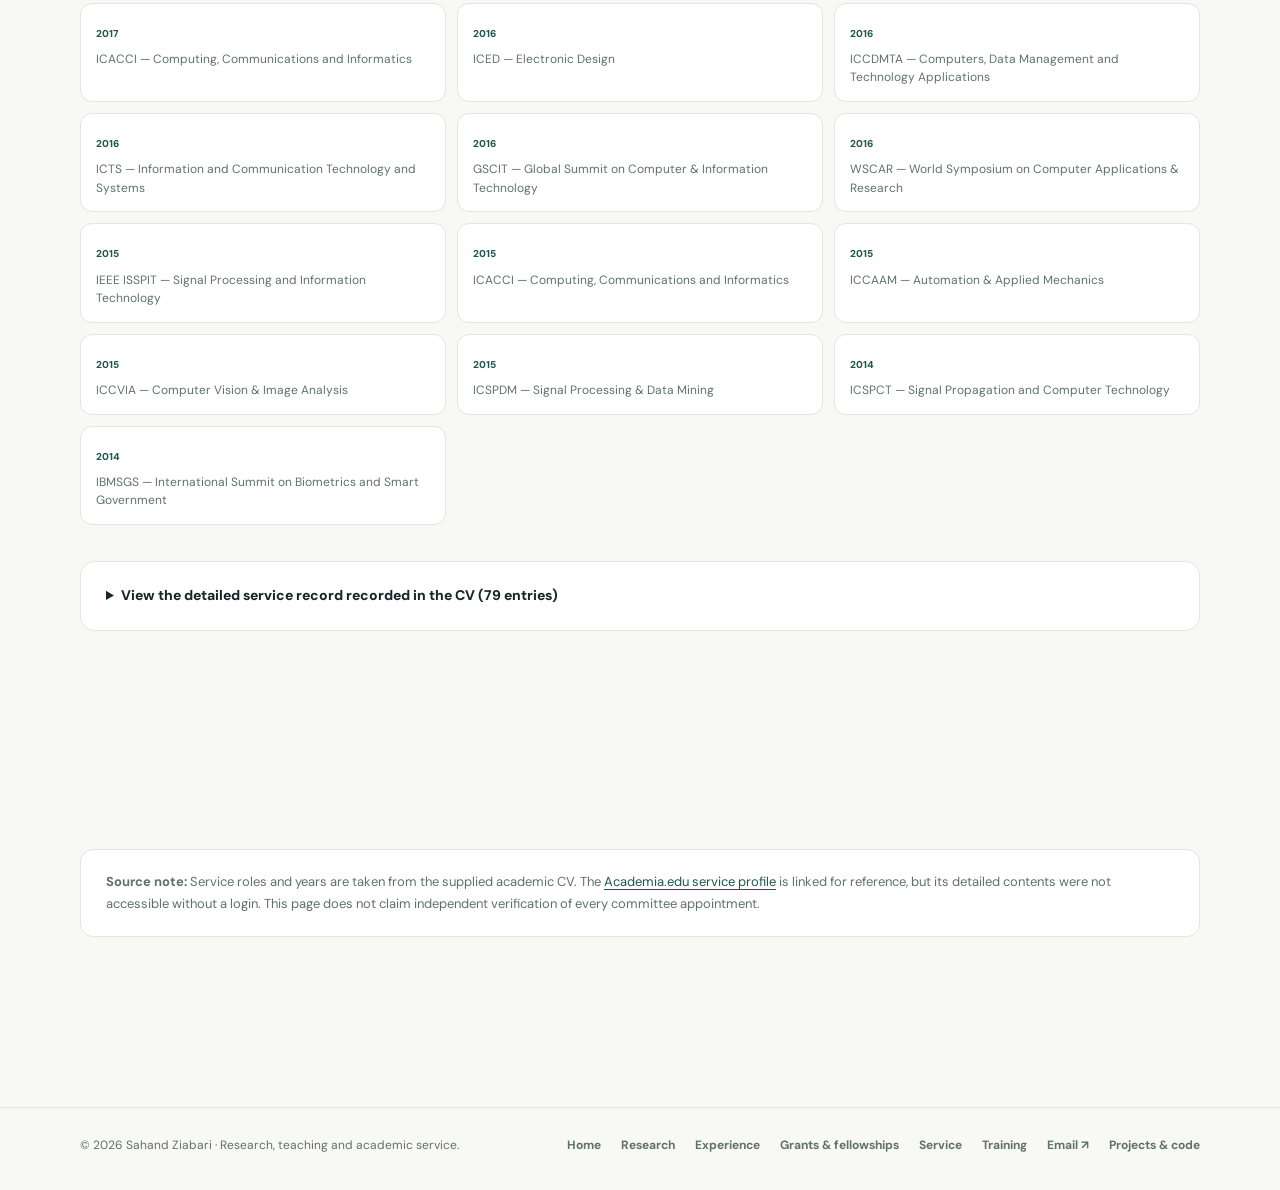
<file: service.html>
<!DOCTYPE html>

<html lang="en"><head><meta charset="utf-8"/><meta content="width=device-width,initial-scale=1" name="viewport"/><meta content="Academic service, journal review, editorial work and technical program committee contributions of Sahand Ziabari." name="description"/><meta content="#f8f8f4" name="theme-color"/><title>Academic Service &amp; Peer Review | Sahand Ziabari</title><link href="assets/favicon.svg" rel="icon" type="image/svg+xml"/><link href="assets/styles.css?v=9" rel="stylesheet"/><script defer="" src="assets/site.js?v=9"></script></head><body><a class="skip-link" href="#main">Skip to content</a><header class="site-header"><div class="container header-inner"><a aria-label="Sahand Ziabari homepage" class="brand" href="index.html"><span aria-hidden="true" class="brand-mark">SZ</span><span class="brand-label">Sahand Ziabari <span>Academic &amp; research portfolio</span></span></a><nav aria-label="Main navigation" class="nav" data-nav="" id="primary-nav"><a href="index.html">Home</a><a href="research.html">Research</a><a href="code.html">Projects &amp; code</a><a href="teaching.html">Teaching</a><a href="evaluations.html">Evaluations</a><a href="experience.html">Experience</a><a href="grants.html">Grants</a><a aria-current="page" href="service.html">Service</a><a href="training.html">Training &amp; awards</a></nav><div class="header-actions"><a class="button button-outline" href="files/Sahand_Ziabari_CV.pdf" rel="noopener noreferrer" target="_blank">CV <span aria-hidden="true">↗</span></a><button aria-label="Switch to dark mode" class="icon-button" data-theme-toggle="" type="button"></button><button aria-controls="primary-nav" aria-expanded="false" aria-label="Toggle menu" class="icon-button menu-button" data-menu-toggle=""><svg aria-hidden="true" viewbox="0 0 24 24"><path d="M4 7h16M4 12h16M4 17h16"></path></svg></button></div></div></header>
<main id="main">
<section class="page-hero service-hero"><div class="container"><div class="eyebrow">Academic contributions</div><h1>Service, review &amp; <span class="serif-accent">professional engagement.</span></h1><p>Alongside research and teaching, I contribute to academic publishing, conference activities, university governance and curriculum development.</p><div class="page-jump"><a href="#university">University service</a><a href="#editorial">Editorial &amp; reviewing</a><a href="#conference">Conference committees</a></div></div></section>
<section class="section-tight" id="university"><div class="container"><div class="section-header"><div><div class="eyebrow">Institutional and professional roles</div><h2>University <span class="serif-accent">service.</span></h2></div><p>Selected responsibilities recorded in my academic CV, primarily at SUNY Empire State University.</p></div><div class="service-grid"><article class="service-card"><div class="service-card-top"><span class="service-year">2025–2026</span><span class="service-category">Editorial</span></div><h3>Guest Editor, Information (MDPI)</h3><p>Special issue on artificial intelligence for signal, image and video processing.</p></article>
<article class="service-card"><div class="service-card-top"><span class="service-year">2022</span><span class="service-category">Conference leadership</span></div><h3>Session Chair, Multi-Agent-Based Simulation</h3><p>Chaired a session at the 23rd International Workshop on Multi-Agent-Based Simulation, associated with AAMAS 2022.</p></article>
<article class="service-card"><div class="service-card-top"><span class="service-year">2024–2026</span><span class="service-category">University governance</span></div><h3>Faculty search and academic committees</h3><p>Participated in faculty search processes, the Academic Review Committee, and the College Undergraduate Programs Committee as an alternate.</p></article>
<article class="service-card"><div class="service-card-top"><span class="service-year">2024–2026</span><span class="service-category">Curriculum</span></div><h3>Computer Science program and curriculum</h3><p>Served as BSc Computer Science program lead, developed computing courses and contributed to AI ethics and certificate planning.</p></article>
<article class="service-card"><div class="service-card-top"><span class="service-year">2024–2026</span><span class="service-category">Student development</span></div><h3>Student advising and scholarships</h3><p>Internship advising and mentoring; service on a foundation scholarship review committee.</p></article>
<article class="service-card"><div class="service-card-top"><span class="service-year">2025–present</span><span class="service-category">Professional network</span></div><h3>International Network on AI in Education</h3><p>Member of the network under the UNESCO Chair in Education, Research and Digital Inclusion at the University of Alicante, as reported in the CV.</p></article></div></div></section>
<section class="band" id="editorial"><div class="container section"><div class="section-header"><div><div class="eyebrow">Scholarly publishing</div><h2>Editorial work &amp; <span class="serif-accent">peer review.</span></h2></div><p>Journal titles and reported service years are listed without disclosing manuscript titles or confidential peer-review content.</p></div><div class="credential-list"><div class="credential-row"><span class="credential-date">2025</span><span>Sensors (MDPI)</span></div><div class="credential-row"><span class="credential-date">2025</span><span>Mathematics (MDPI)</span></div><div class="credential-row"><span class="credential-date">2025</span><span>MAKE (MDPI)</span></div><div class="credential-row"><span class="credential-date">2025</span><span>Electronics (MDPI)</span></div><div class="credential-row"><span class="credential-date">2025</span><span>Computation (MDPI)</span></div><div class="credential-row"><span class="credential-date">2024</span><span>Entropy (MDPI)</span></div><div class="credential-row"><span class="credential-date">2023</span><span>Applied Sciences (MDPI)</span></div><div class="credential-row"><span class="credential-date">2023</span><span>Diagnostics (MDPI)</span></div><div class="credential-row"><span class="credential-date">2023</span><span>Computers (MDPI)</span></div><div class="credential-row"><span class="credential-date">2023</span><span>Journal of Marine Science and Engineering (MDPI)</span></div><div class="credential-row"><span class="credential-date">2023</span><span>Mathematics (MDPI)</span></div><div class="credential-row"><span class="credential-date">2023</span><span>Sustainability (MDPI)</span></div><div class="credential-row"><span class="credential-date">2023</span><span>Aerospace (MDPI)</span></div><div class="credential-row"><span class="credential-date">2023</span><span>Journal of Affective Disorders Reports (Elsevier)</span></div><div class="credential-row"><span class="credential-date">2023</span><span>Neural Networks (Elsevier)</span></div><div class="credential-row"><span class="credential-date">2023</span><span>Physica A: Statistical Mechanics and Its Applications (Elsevier)</span></div><div class="credential-row"><span class="credential-date">2021</span><span>Pattern Recognition Letters (Elsevier)</span></div><div class="credential-row"><span class="credential-date">Undated</span><span>Advances in Science, Technology and Engineering Systems Journal (ASTESJ)</span></div></div></div></section>
<section class="section" id="conference"><div class="container"><div class="section-header"><div><div class="eyebrow">Technical program committees and reviewing</div><h2>Conference <span class="serif-accent">service.</span></h2></div><p>Selected examples from the record; each year refers to the conference or reported review activity, not a continuous appointment.</p></div><div class="conference-grid"><div class="conference-item"><span>2020</span><p>ICCAIS — Computer Applications &amp; Information Security</p></div><div class="conference-item"><span>2019</span><p>ICAT — International Conference on Applied Technologies</p></div><div class="conference-item"><span>2019</span><p>ICERA — Electronics Representation and Algorithm</p></div><div class="conference-item"><span>2019</span><p>SoMMA — Machine Learning and Metaheuristics</p></div><div class="conference-item"><span>2019</span><p>IEEE PES APPEEC — Power and Energy Engineering</p></div><div class="conference-item"><span>2019</span><p>DMAP — Data Mining and Applications</p></div><div class="conference-item"><span>2019</span><p>SNSP — Sensor Networks and Signal Processing</p></div><div class="conference-item"><span>2019</span><p>ICITISEE — IT, Information Systems and Electrical Engineering</p></div><div class="conference-item"><span>2019</span><p>ICACCI — Computing, Communications, and Informatics</p></div><div class="conference-item"><span>2019</span><p>ICICT — Information and Communication Technology</p></div><div class="conference-item"><span>2019</span><p>ICFV — International Conference on Future Vision</p></div><div class="conference-item"><span>2019</span><p>ISCMM — Computer Vision and Machine Intelligence in Medical Image Analysis</p></div><div class="conference-item"><span>2019</span><p>ICACCP — Advanced Computational and Communication Paradigms</p></div><div class="conference-item"><span>2019</span><p>ICCAIS — Computer Applications &amp; Information Security</p></div><div class="conference-item"><span>2019</span><p>TESA — Technical Education and Sciences Applications</p></div><div class="conference-item"><span>2018</span><p>ICITES — Innovative Technology, Engineering and Sciences</p></div><div class="conference-item"><span>2018</span><p>SCS-NCC — Saudi Computer Society National Computer Conference</p></div><div class="conference-item"><span>2018</span><p>ICITISEE — IT, Information Systems and Electrical Engineering</p></div><div class="conference-item"><span>2017</span><p>ISI — Intelligent Informatics</p></div><div class="conference-item"><span>2017</span><p>INCOMaR — Marketing and Retailing</p></div><div class="conference-item"><span>2017</span><p>ICEESI — Emerging Electronic Solutions for IoT</p></div><div class="conference-item"><span>2017</span><p>ICACCI — Computing, Communications and Informatics</p></div><div class="conference-item"><span>2016</span><p>ICED — Electronic Design</p></div><div class="conference-item"><span>2016</span><p>ICCDMTA — Computers, Data Management and Technology Applications</p></div><div class="conference-item"><span>2016</span><p>ICTS — Information and Communication Technology and Systems</p></div><div class="conference-item"><span>2016</span><p>GSCIT — Global Summit on Computer &amp; Information Technology</p></div><div class="conference-item"><span>2016</span><p>WSCAR — World Symposium on Computer Applications &amp; Research</p></div><div class="conference-item"><span>2015</span><p>IEEE ISSPIT — Signal Processing and Information Technology</p></div><div class="conference-item"><span>2015</span><p>ICACCI — Computing, Communications and Informatics</p></div><div class="conference-item"><span>2015</span><p>ICCAAM — Automation &amp; Applied Mechanics</p></div><div class="conference-item"><span>2015</span><p>ICCVIA — Computer Vision &amp; Image Analysis</p></div><div class="conference-item"><span>2015</span><p>ICSPDM — Signal Processing &amp; Data Mining</p></div><div class="conference-item"><span>2014</span><p>ICSPCT — Signal Propagation and Computer Technology</p></div><div class="conference-item"><span>2014</span><p>IBMSGS — International Summit on Biometrics and Smart Government</p></div></div><details class="archive-details"><summary>View the detailed service record recorded in the CV (79 entries)</summary><div class="archive-details-inner"><p class="small-note">The wording below is adapted from the uploaded CV. Article titles from confidential peer reviews are intentionally omitted; verify affiliations, years, and service status before publishing externally.</p><ol class="archive-list"><li>Guest Editor, Special Issue on Artificial Intelligence for Signal, Image and Video Processing, Information (MDPI), 2025–2026.</li>
<li>Served as a reviewer for Sensors (MDPI) 2025.</li>
<li>Served as a reviewer for Mathematics (MDPI) 2025.</li>
<li>Served as a reviewer for Make (MDPI) 2025.</li>
<li>Served as a reviewer for Electronics (MDPI) 2025.</li>
<li>Served as a reviewer for Computation (MDPI) 2025.</li>
<li>Served as a reviewer for Entropy (MDPI) 2024.</li>
<li>Served as a reviewer for AppliedSciences (MDPI) 2023.</li>
<li>Served as a reviewer for Diagnostics (MDPI) 2023.</li>
<li>Served as a reviewer for Computers (MDPI) 2023.</li>
<li>Served as a reviewer for Journal of Marine Science and Engineering (MDPI), 2023.</li>
<li>Served as a reviewer for Mathematics (MDPI), 2023.</li>
<li>Served as a reviewer for Sustainability (MDPI), 2023.</li>
<li>Served as a reviewer for Aerospace (MDPI), 2023.</li>
<li>Served as a reviewer for Journal of Affective Disorders Reports (Elsevier), 2023.</li>
<li>Served as a reviewer for Journal of Neural Networks (Elsevier, ), 2023.</li>
<li>Served as a reviewer for Physical A: Statistical Mechanics and Its Applications (Elsevier), 2023.</li>
<li>Chaired a session at the 23rd International Workshop on Multi-Agent-Based Simulation (part of AAMAS 2022 conference), 2022.</li>
<li>Served as a reviewer for Pattern Recognition Letters (Elsevier), 2021.</li>
<li>Served on the technical program committee for ICCAIS 2020 (3rd International Conference on Computer Applications &amp; Information Security), Riyadh, Saudi Arabia, March 19–21, 2020.</li>
<li>Served as a program committee member for the International Conference on Applied Technologies (ICAT 2019), SpringerNature, December 3, 2019.</li>
<li>Served as a reviewer for the 2nd International Conference on Electronics Representation and Algorithm (ICERA 2019), December 12–13, Yogyakarta, Indonesia.</li>
<li>Served as a reviewer for the Symposium on Machine Learning and Metaheuristics Algorithms, and Applications (SoMMA'19), SpringerNature, Kerala, India, December 18–21, 2019.</li>
<li>Served as a reviewer for the 11th IEEE PES Asia-Pacific Power and Energy Engineering Conference (APPEEC 2019), December 1–4, Macao, China.</li>
<li>Served as a reviewer for the 5th International Conference on Data Mining and Applications (DMAP 2019), December 14–15, Chennai, India.</li>
<li>Served as a reviewer for the 2nd International Conference on Sensor Networks and Signal Processing (SNSP 2019), November 19–22, Taiwan.</li>
<li>Served as a reviewer for the 4th International Conference on Information Technology, Information Systems and Electrical Engineering (ICITISEE 2019), November 20–21, Yogyakarta, Indonesia.</li>
<li>Served as a reviewer for the 2nd International Conference on Applied Science, Engineering, and Social Sciences (ICASESS 2019), August 7–8, Yogyakarta, Indonesia.</li>
<li>Served as a reviewer for the International Conference on Sustainable Engineering and Creative Computing (ICSECC 2019), August 20–22, Bandung, Indonesia.</li>
<li>Served as a program committee member for TESA'19 (International Conference on Technical Education and Sciences Applications), October 4–5, Oxford City, United Kingdom.</li>
<li>Served as a reviewer for the International Symposium on Electrical and Electronics Engineering (ISEE 2019), 2019.</li>
<li>Served as a technical program committee member for the 8th International Conference on Advances in Computing, Communications, and Informatics (ICACCI 2019), December 18–21, Trivandrum, Kerala, India.</li>
<li>Served as a reviewer for the International Conference on Computer Science, Information Technology, and Electrical Engineering (ICOMITEE 2019), January 20–21, Sanya, China.</li>
<li>Served as a reviewer for the International Conference on Information and Communication Technology (ICICT 2019), 2019.</li>
<li>Served as a program committee member for ICFV'19 (International Conference on Future Vision), University of Oxford, United Kingdom, 2019.</li>
<li>Served as a reviewer for the First International Symposium on Computer Vision and Machine Intelligence in Medical Image Analysis (ISCMM 2019), Sikkim Manipal Institute of Medical Science &amp; Technology, India, 2019.</li>
<li>Served as a reviewer for the 2nd International Conference on Advanced Computational and Communication Paradigms (ICACCP 2019), February 25–28, Sikkim, India.</li>
<li>Served as a technical program committee member for ICCAIS 2019 (2nd International Conference on Computer Applications &amp; Information Security), March 19–21, Riyadh, Saudi Arabia.</li>
<li>Served as a reviewer for the International Conference on Enhanced Computer Research, Engineering, and Advanced Multimedia (ICECREAM 2018), November 22–23, Indonesia.</li>
<li>Served as a reviewer for the International Conference on Smart Energy Systems (SES 2019), April 29–30, St Hugh's College, Oxford, United Kingdom.</li>
<li>Served as a technical program committee member for ICFIR 2019 (21st International Conference on Financial Innovation and Regulation), February 18–19, Rome, Italy.</li>
<li>Served as a technical program committee member for the 1st International Conference on Innovative Technology, Engineering and Sciences (ICITES 2018), March 1–2, Pekan, Malaysia.</li>
<li>Served as a reviewer for the International Conference and Workshop on Telecommunication, Computing, Electronics and Control (ICW-TELKOMNIKA 2018), September 18–21, Yogyakarta, Indonesia.</li>
<li>Served as a reviewer for the 5th International Conference on Electrical Engineering, Computer Science and Informatics (EECSI 2018), October 16–18, Malang, Indonesia.</li>
<li>Served as a reviewer for the International Seminar on Research of Information Technology and Intelligent Systems (ISRITI 2018), November 21–22, Grand Zuri Malioboro Hotel, Yogyakarta, Indonesia.</li>
<li>Served as a reviewer for the 3rd International Conference on Information Technology, Information Systems, and Electrical Engineering (ICITISEE 2018), Yogyakarta, Indonesia.</li>
<li>Served as a reviewer for the 2nd International Conference on Informatics and Computational Sciences (ICICoS 2018), Indonesia.</li>
<li>Served as a reviewer for the International Conference on Emerging Electronic Solutions for IoT (ICEESI 2017), October 9–10, Penang, Malaysia.</li>
<li>Served as a reviewer for the Fifth International Symposium on Intelligent Informatics (ISI’17), September 13–16, Manipal University, Karnataka, India.</li>
<li>Served as a member of the technical program committee for the International Conference on Marketing and Retailing (INCOMaR 2017), November 22–24, Phuket, Thailand.</li>
<li>Served as a reviewer for the International Conference on Internet of Things, Embedded Systems and Communications (IINTEC 2017).</li>
<li>Served as a reviewer for the International Conference on Advances in Computing, Communications, and Informatics (ICACCI 2017).</li>
<li>Served as a reviewer for the International Conference on Information and Communications Technology (ICOIACT 2018).</li>
<li>Served as a member of the technical program committee for ICCAIS 2018 (International Conference on Computer Applications &amp; Information Security).</li>
<li>Served as a member of the technical program committee for SCS-NCC 2018 (21st Saudi Computer Society National Computer Conference), April 25–26, Riyadh, Saudi Arabia.</li>
<li>Served as a reviewer for the Sixth International Symposium on Intelligent Informatics (ISI’18).</li>
<li>Served as a reviewer for Advances in Science Technology and Engineering Systems Journal (ASTESJ).</li>
<li>Served as a reviewer for the International Conference on Enhanced Computer Research, Engineering, and Advanced Multimedia (ICECREAM 2018).</li>
<li>Served as a member of the technical program committee for the 3rd International Conference on Electronic Design (ICED 2016), August 11–12, Phuket, Thailand.</li>
<li>Served as a member of the technical program committee for ICCDMTA 2016 (International Conference on Computers, Data Management, and Technology Applications), August 18–20, Istanbul, Turkey.</li>
<li>Served as a reviewer for the 10th International Conference on Information and Communication Technology and Systems (ICTS 2016), October 12, Surabaya, Indonesia.</li>
<li>Served as a reviewer for the 2016 Global Summit on Computer &amp; Information Technology (GSCIT 2016), July 16–18, Sousse, Tunisia.</li>
<li>Served as a member of the technical program committee for ICCDMTA 2016 (International Conference on Cancer Diagnostic and Medical Treatment Approaches), April 21–22, Rome, Italy.</li>
<li>Served as a reviewer for the World Symposium on Computer Applications &amp; Research (WSCAR 2016), March 12–14, Cairo, Egypt.</li>
<li>Served as a member of the technical program committee for ISSPIT 2015 (15th IEEE International Symposium on Signal Processing and Information Technology).</li>
<li>Served as a reviewer for the Symposium on Emerging Topics in Computing and Communications (SETCAC 2015), December 16–19, Technopark, Trivandrum, India.</li>
<li>Served as a member of the technical program committee for INCOMaR 2015 (5th International Conference on Marketing and Retailing), October 11–13, Penang, Malaysia.</li>
<li>Served as a member of the technical program committee for ICCAT 2015 (International Conference on Computer Applications &amp; Technology), Crowne Plaza St. Peter's, Rome, Italy.</li>
<li>Served as a member of the technical program committee for the 4th International Conference on Advances in Computing, Communications &amp; Informatics (ICACCI 2015), August 10–13, Kerala, India.</li>
<li>Served as a member of the technical program committee for ICSPDM 2015 (International Conference on Signal Processing &amp; Data Mining), July 26–28, Istanbul, Turkey.</li>
<li>Served as a member of the technical program committee for GSCIT 2015 (Global Summit on Computer &amp; Information Technology), June 11–13, Sousse, Tunisia.</li>
<li>Served as a member of the technical program committee for WSCAR 2015 (World Symposium on Computer Applications &amp; Research), March 23–24, Rome, Italy.</li>
<li>Served as a member of the technical program committee for ENCINS 2015 (IC Engineering &amp; Computational Innovation Science), April 20–23, Casablanca, Morocco.</li>
<li>Served as a member of the technical program committee for ICCAAM 2015 (International Conference on Automation &amp; Applied Mechanics), January 20–21, Sousse, Tunisia.</li>
<li>Served as a member of the technical program committee for ICCVIA 2015 (International Conference on Computer Vision &amp; Image Analysis), January 18–20, Sousse, Tunisia.</li>
<li>Served as a member of the technical program committee for ICCAAD 2015 (International Conference on Computer Application &amp; Aided Diagnosis), January 18–19, Sousse, Tunisia.</li>
<li>Served as a member of the technical program committee for eQeSS 2015 (International Conference on e-Quality &amp; e- Service Sciences), February 24–25, Dubai, UAE.</li>
<li>Served as a designated reviewer on the technical program committee for the International Conference on Signal Propagation and Computer Technology (ICSPCT 2014).</li>
<li>Served as a designated reviewer on the technical program committee for the International Summit on Biometrics and Smart Government (IBMSGS 2014).</li></ol></div></details></div></section>
<section class="section-tight"><div class="container"><div class="sources-note"><p><strong>Source note:</strong> Service roles and years are taken from the supplied academic CV. The <a href="https://empire.academia.edu/SeyedSahandMohammadiZiabari/Technical%20Program%20Committee%20%26%20Review" rel="noopener noreferrer" target="_blank">Academia.edu service profile</a> is linked for reference, but its detailed contents were not accessible without a login. This page does not claim independent verification of every committee appointment.</p></div></div></section>
</main><footer class="site-footer"><div class="container footer-inner"><p>© <span data-current-year="">2026</span> Sahand Ziabari · Research, teaching and academic service.</p><nav aria-label="Footer links"><a href="index.html">Home</a><a href="research.html">Research</a><a href="experience.html">Experience</a><a href="grants.html">Grants &amp; fellowships</a><a href="service.html">Service</a><a href="training.html">Training</a><a href="mailto:sahandmohammadiziabari@gmail.com">Email ↗</a><a href="code.html">Projects &amp; code</a></nav></div></footer></body></html>
</file>
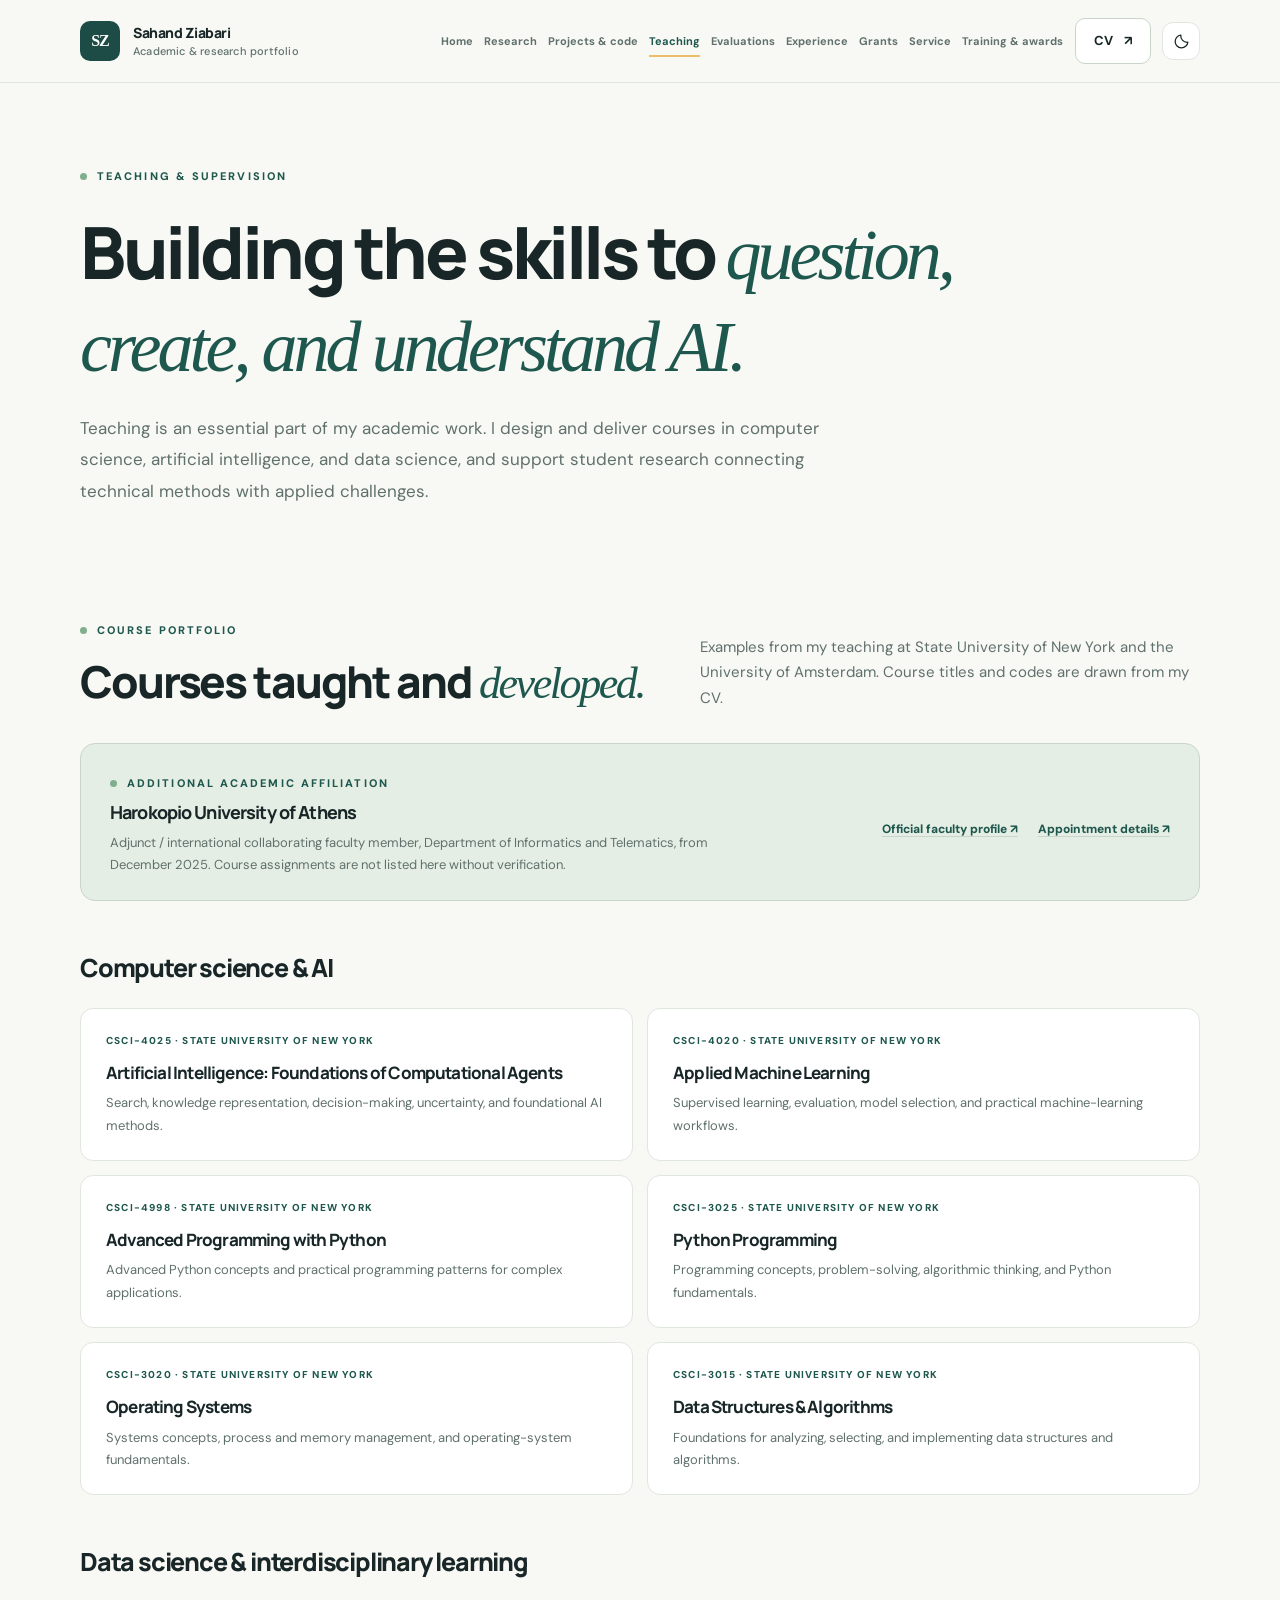
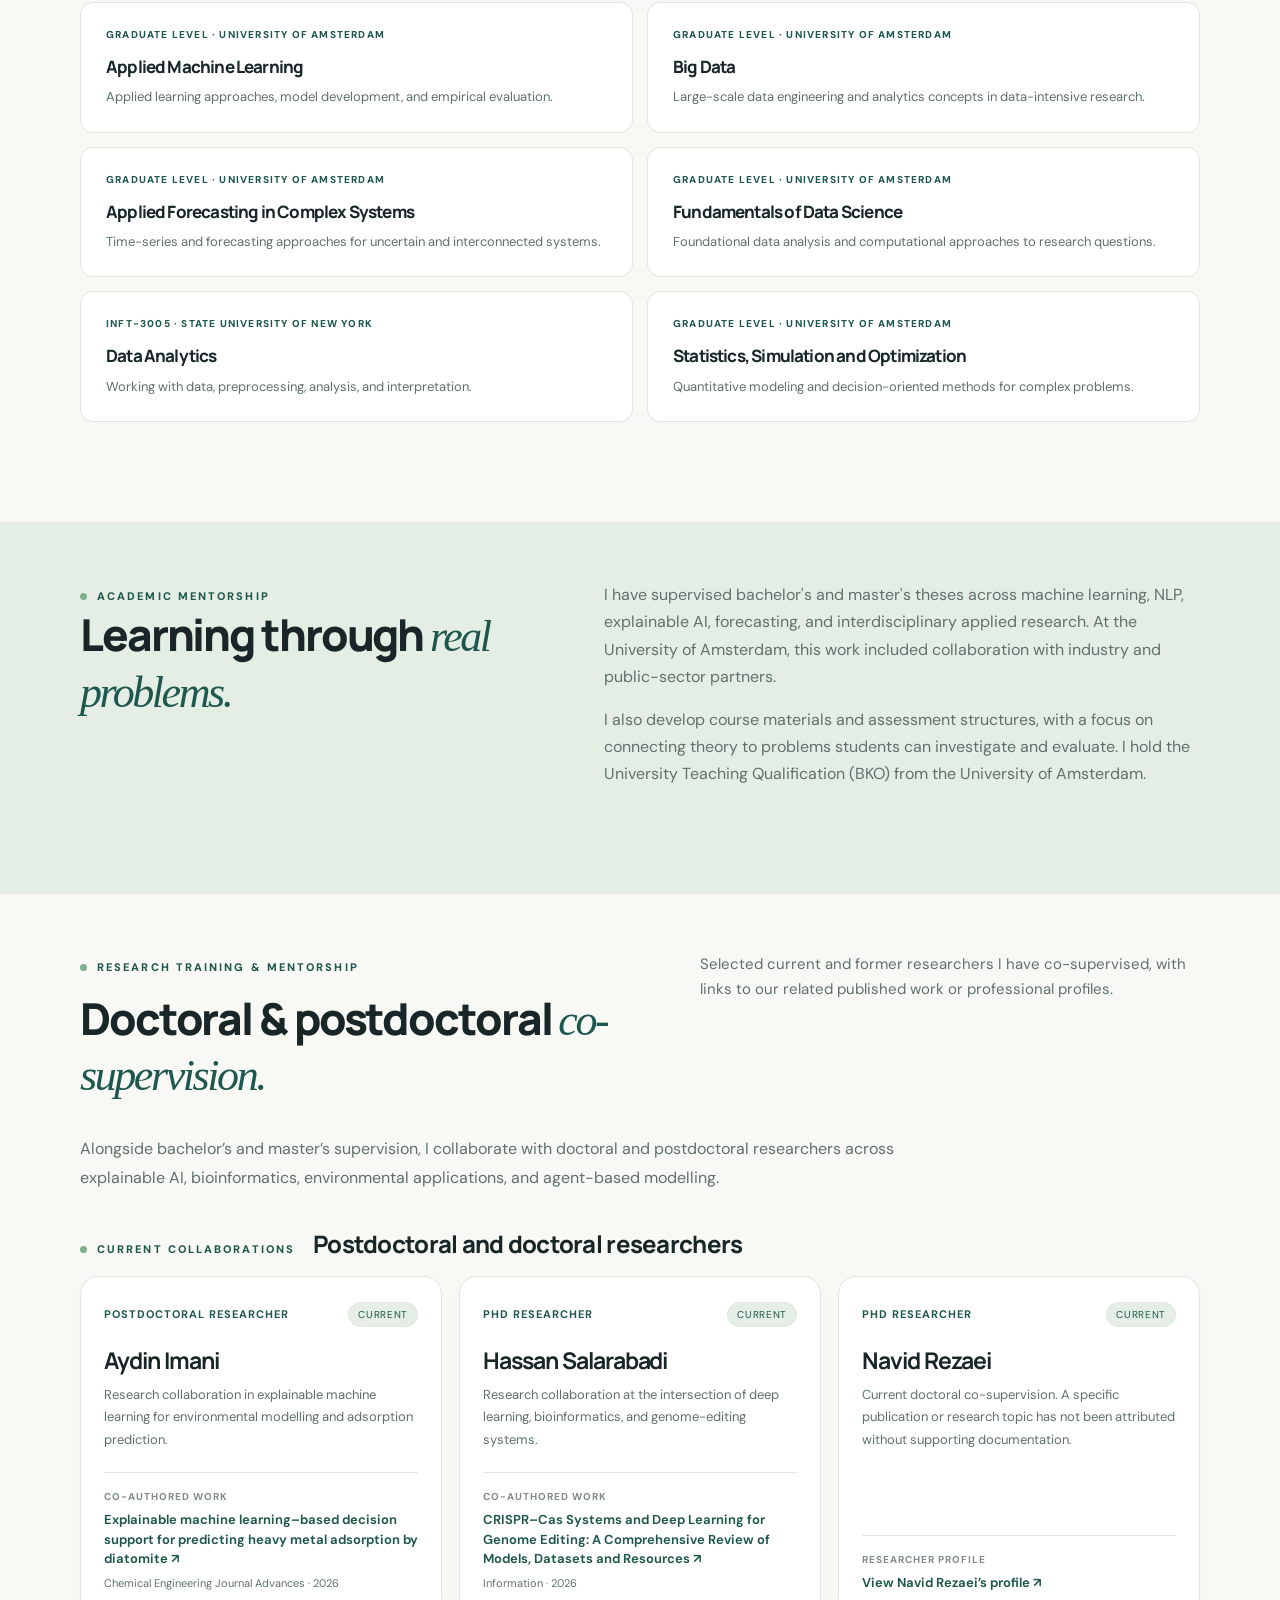
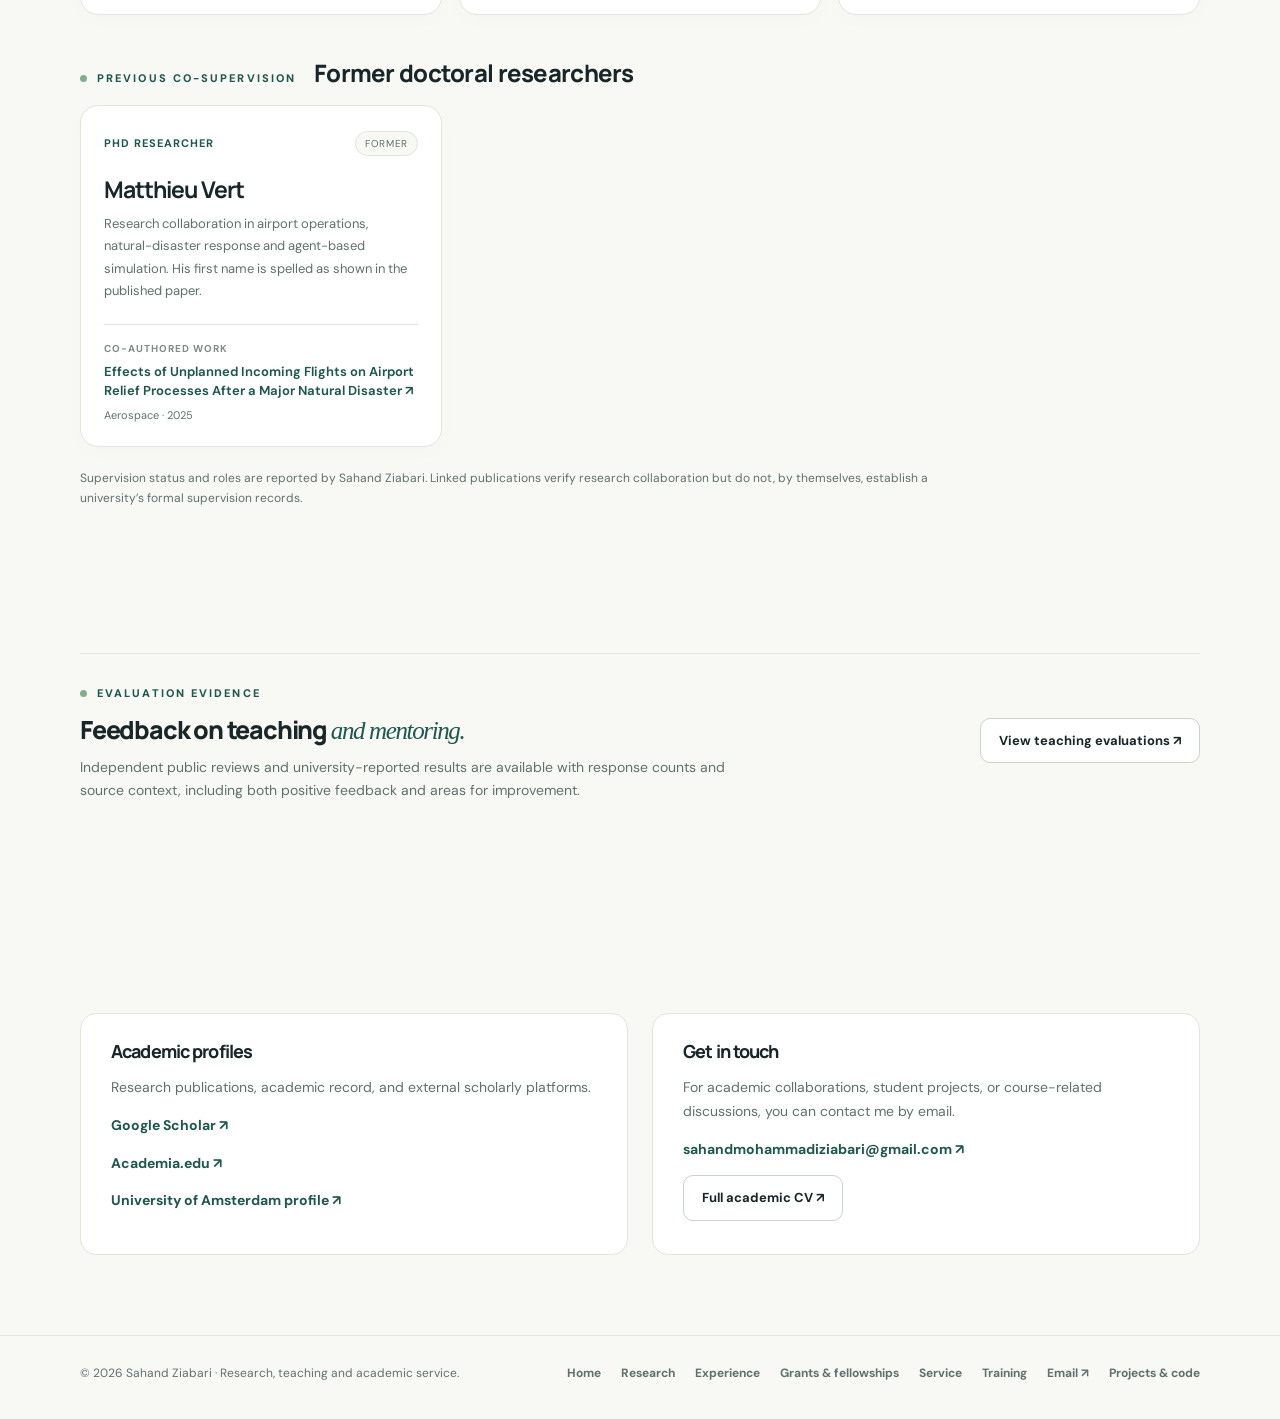
<file: teaching.html>
<!DOCTYPE html>

<html lang="en"><head><meta charset="utf-8"/><meta content="width=device-width,initial-scale=1" name="viewport"/><meta content="Courses, curriculum development, and student mentoring by Dr. Sahand Ziabari, computer science and artificial intelligence educator." name="description"/><meta content="#f8f8f4" name="theme-color"/><title>Teaching | Sahand Ziabari</title><link href="assets/favicon.svg" rel="icon" type="image/svg+xml"/><link href="assets/styles.css?v=12" rel="stylesheet"/><script defer="" src="assets/publications.js?v=12"></script><script defer="" src="assets/site.js?v=12"></script></head>
<body><a class="skip-link" href="#main">Skip to content</a><header class="site-header"><div class="container header-inner"><a aria-label="Sahand Ziabari homepage" class="brand" href="index.html"><span aria-hidden="true" class="brand-mark">SZ</span><span class="brand-label">Sahand Ziabari <span>Academic &amp; research portfolio</span></span></a><nav aria-label="Main navigation" class="nav" data-nav="" id="primary-nav"><a href="index.html">Home</a><a href="research.html">Research</a><a href="code.html">Projects &amp; code</a><a aria-current="page" href="teaching.html">Teaching</a><a href="evaluations.html">Evaluations</a><a href="experience.html">Experience</a><a href="grants.html">Grants</a><a href="service.html">Service</a><a href="training.html">Training &amp; awards</a></nav><div class="header-actions"><a class="button button-outline" href="files/Sahand_Ziabari_CV.pdf" rel="noopener noreferrer" target="_blank">CV <span aria-hidden="true">↗</span></a><button aria-label="Switch to dark mode" class="icon-button" data-theme-toggle="" type="button"></button><button aria-controls="primary-nav" aria-expanded="false" aria-label="Toggle menu" class="icon-button menu-button" data-menu-toggle=""><svg aria-hidden="true" viewbox="0 0 24 24"><path d="M4 7h16M4 12h16M4 17h16"></path></svg></button></div></div></header>
<main class="teaching-page" id="main"><section class="page-hero"><div class="container"><div class="eyebrow">Teaching &amp; supervision</div><h1>Building the skills to <span class="serif-accent">question, create, and understand AI.</span></h1><p>Teaching is an essential part of my academic work. I design and deliver courses in computer science, artificial intelligence, and data science, and support student research connecting technical methods with applied challenges.</p></div></section>
<section class="section"><div class="container"><div class="section-header"><div><div class="eyebrow">Course portfolio</div><h2>Courses taught and <span class="serif-accent">developed.</span></h2></div><p>Examples from my teaching at State University of New York and the University of Amsterdam. Course titles and codes are drawn from my CV.</p></div>
<div class="teaching-affiliation-note"><div><span class="eyebrow">Additional academic affiliation</span><h3>Harokopio University of Athens</h3><p>Adjunct / international collaborating faculty member, Department of Informatics and Telematics, from December 2025. Course assignments are not listed here without verification.</p></div><div class="experience-actions"><a href="https://www.dit.hua.gr/index.php/en?id=4977&amp;option=com_content&amp;view=article" rel="noopener noreferrer" target="_blank">Official faculty profile ↗</a><a href="experience.html#current-roles">Appointment details ↗</a></div></div><div class="course-group"><h2>Computer science &amp; AI</h2><div class="course-list">
<div class="course-item"><div class="course-code">CSCI-4025 · State University of New York</div><h3>Artificial Intelligence: Foundations of Computational Agents</h3><p>Search, knowledge representation, decision-making, uncertainty, and foundational AI methods.</p></div>
<div class="course-item"><div class="course-code">CSCI-4020 · State University of New York</div><h3>Applied Machine Learning</h3><p>Supervised learning, evaluation, model selection, and practical machine-learning workflows.</p></div>
<div class="course-item"><div class="course-code">CSCI-4998 · State University of New York</div><h3>Advanced Programming with Python</h3><p>Advanced Python concepts and practical programming patterns for complex applications.</p></div>
<div class="course-item"><div class="course-code">CSCI-3025 · State University of New York</div><h3>Python Programming</h3><p>Programming concepts, problem-solving, algorithmic thinking, and Python fundamentals.</p></div>
<div class="course-item"><div class="course-code">CSCI-3020 · State University of New York</div><h3>Operating Systems</h3><p>Systems concepts, process and memory management, and operating-system fundamentals.</p></div>
<div class="course-item"><div class="course-code">CSCI-3015 · State University of New York</div><h3>Data Structures &amp; Algorithms</h3><p>Foundations for analyzing, selecting, and implementing data structures and algorithms.</p></div>
</div></div>
<div class="course-group"><h2>Data science &amp; interdisciplinary learning</h2><div class="course-list">
<div class="course-item"><div class="course-code">Graduate level · University of Amsterdam</div><h3>Applied Machine Learning</h3><p>Applied learning approaches, model development, and empirical evaluation.</p></div>
<div class="course-item"><div class="course-code">Graduate level · University of Amsterdam</div><h3>Big Data</h3><p>Large-scale data engineering and analytics concepts in data-intensive research.</p></div>
<div class="course-item"><div class="course-code">Graduate level · University of Amsterdam</div><h3>Applied Forecasting in Complex Systems</h3><p>Time-series and forecasting approaches for uncertain and interconnected systems.</p></div>
<div class="course-item"><div class="course-code">Graduate level · University of Amsterdam</div><h3>Fundamentals of Data Science</h3><p>Foundational data analysis and computational approaches to research questions.</p></div>
<div class="course-item"><div class="course-code">INFT-3005 · State University of New York</div><h3>Data Analytics</h3><p>Working with data, preprocessing, analysis, and interpretation.</p></div>
<div class="course-item"><div class="course-code">Graduate level · University of Amsterdam</div><h3>Statistics, Simulation and Optimization</h3><p>Quantitative modeling and decision-oriented methods for complex problems.</p></div>
</div></div>
</div></section>
<section class="band"><div class="container section"><div class="two-col"><div><div class="eyebrow">Academic mentorship</div><h2>Learning through <span class="serif-accent">real problems.</span></h2></div><div><p>I have supervised bachelor's and master's theses across machine learning, NLP, explainable AI, forecasting, and interdisciplinary applied research. At the University of Amsterdam, this work included collaboration with industry and public-sector partners.</p><p>I also develop course materials and assessment structures, with a focus on connecting theory to problems students can investigate and evaluate. I hold the University Teaching Qualification (BKO) from the University of Amsterdam.</p></div></div></div></section><section aria-labelledby="doctoral-supervision-title" class="section supervision-section" id="doctoral-supervision"><div class="container"><div class="section-header"><div><div class="eyebrow">Research training &amp; mentorship</div><h2 id="doctoral-supervision-title">Doctoral &amp; postdoctoral <span class="serif-accent">co-supervision.</span></h2></div><p>Selected current and former researchers I have co-supervised, with links to our related published work or professional profiles.</p></div><p class="supervision-intro">Alongside bachelor’s and master’s supervision, I collaborate with doctoral and postdoctoral researchers across explainable AI, bioinformatics, environmental applications, and agent-based modelling.</p>
<div class="supervision-group">
<div class="supervision-group-heading"><span class="eyebrow">Current collaborations</span><h3>Postdoctoral and doctoral researchers</h3></div>
<div class="supervision-grid">
<article class="supervision-card">
<div class="supervision-card-top"><span class="supervision-role">Postdoctoral researcher</span><span class="supervision-status">Current</span></div>
<h4>Aydin Imani</h4>
<p>Research collaboration in explainable machine learning for environmental modelling and adsorption prediction.</p>
<div class="supervision-work"><span>Co-authored work</span><a href="https://doi.org/10.1016/j.ceja.2026.101481" rel="noopener noreferrer" target="_blank">Explainable machine learning–based decision support for predicting heavy metal adsorption by diatomite ↗</a><small>Chemical Engineering Journal Advances · 2026</small></div>
</article>
<article class="supervision-card">
<div class="supervision-card-top"><span class="supervision-role">PhD researcher</span><span class="supervision-status">Current</span></div>
<h4>Hassan Salarabadi</h4>
<p>Research collaboration at the intersection of deep learning, bioinformatics, and genome-editing systems.</p>
<div class="supervision-work"><span>Co-authored work</span><a href="https://doi.org/10.3390/info17060608" rel="noopener noreferrer" target="_blank">CRISPR–Cas Systems and Deep Learning for Genome Editing: A Comprehensive Review of Models, Datasets and Resources ↗</a><small>Information · 2026</small></div>
</article>
<article class="supervision-card">
<div class="supervision-card-top"><span class="supervision-role">PhD researcher</span><span class="supervision-status">Current</span></div>
<h4>Navid Rezaei</h4>
<p>Current doctoral co-supervision. A specific publication or research topic has not been attributed without supporting documentation.</p>
<div class="supervision-work"><span>Researcher profile</span><a href="https://www.linkedin.com/in/ACoAAAaimdsBkx_A5qgT3sJwJhxOm0_FucNqUvg" rel="noopener noreferrer" target="_blank">View Navid Rezaei’s profile ↗</a></div>
</article>
</div>
</div>
<div class="supervision-group supervision-alumni">
<div class="supervision-group-heading"><span class="eyebrow">Previous co-supervision</span><h3>Former doctoral researchers</h3></div>
<div class="supervision-grid">
<article class="supervision-card">
<div class="supervision-card-top"><span class="supervision-role">PhD researcher</span><span class="supervision-status past">Former</span></div>
<h4>Matthieu Vert</h4>
<p>Research collaboration in airport operations, natural-disaster response and agent-based simulation. His first name is spelled as shown in the published paper.</p>
<div class="supervision-work"><span>Co-authored work</span><a href="https://doi.org/10.3390/aerospace12100857" rel="noopener noreferrer" target="_blank">Effects of Unplanned Incoming Flights on Airport Relief Processes After a Major Natural Disaster ↗</a><small>Aerospace · 2025</small></div>
</article>
</div>
</div>
<p class="supervision-source-note">Supervision status and roles are reported by Sahand Ziabari. Linked publications verify research collaboration but do not, by themselves, establish a university’s formal supervision records.</p></div></section>
<section class="section ev-teaching-callout"><div class="container"><div class="ev-footer-cta"><div><div class="eyebrow">Evaluation evidence</div><h2>Feedback on teaching <span class="serif-accent">and mentoring.</span></h2><p>Independent public reviews and university-reported results are available with response counts and source context, including both positive feedback and areas for improvement.</p></div><a class="button button-outline" href="evaluations.html">View teaching evaluations ↗</a></div></div></section><section class="section-tight"><div class="container"><div class="contact-grid"><div><h3>Academic profiles</h3><p>Research publications, academic record, and external scholarly platforms.</p><p><a href="https://scholar.google.com/citations?user=F6aVZDQAAAAJ&amp;hl=en" rel="noopener noreferrer" target="_blank">Google Scholar ↗</a></p><p><a href="https://empire.academia.edu/SeyedSahandMohammadiZiabari" rel="noopener noreferrer" target="_blank">Academia.edu ↗</a></p><p><a href="https://www.uva.nl/en/profile/m/o/s.s.mohammadi-ziabari/s.s.mohammadi-ziabari.html" rel="noopener noreferrer" target="_blank">University of Amsterdam profile ↗</a></p></div><div><h3>Get in touch</h3><p>For academic collaborations, student projects, or course-related discussions, you can contact me by email.</p><p><a href="mailto:sahandmohammadiziabari@gmail.com">sahandmohammadiziabari@gmail.com ↗</a></p><a class="button button-outline" href="files/Sahand_Ziabari_CV.pdf" rel="noopener noreferrer" target="_blank">Full academic CV ↗</a></div></div></div></section>
</main><footer class="site-footer"><div class="container footer-inner"><p>© <span data-current-year="">2026</span> Sahand Ziabari · Research, teaching and academic service.</p><nav aria-label="Footer links"><a href="index.html">Home</a><a href="research.html">Research</a><a href="experience.html">Experience</a><a href="grants.html">Grants &amp; fellowships</a><a href="service.html">Service</a><a href="training.html">Training</a><a href="mailto:sahandmohammadiziabari@gmail.com">Email ↗</a><a href="code.html">Projects &amp; code</a></nav></div></footer></body></html>
</file>
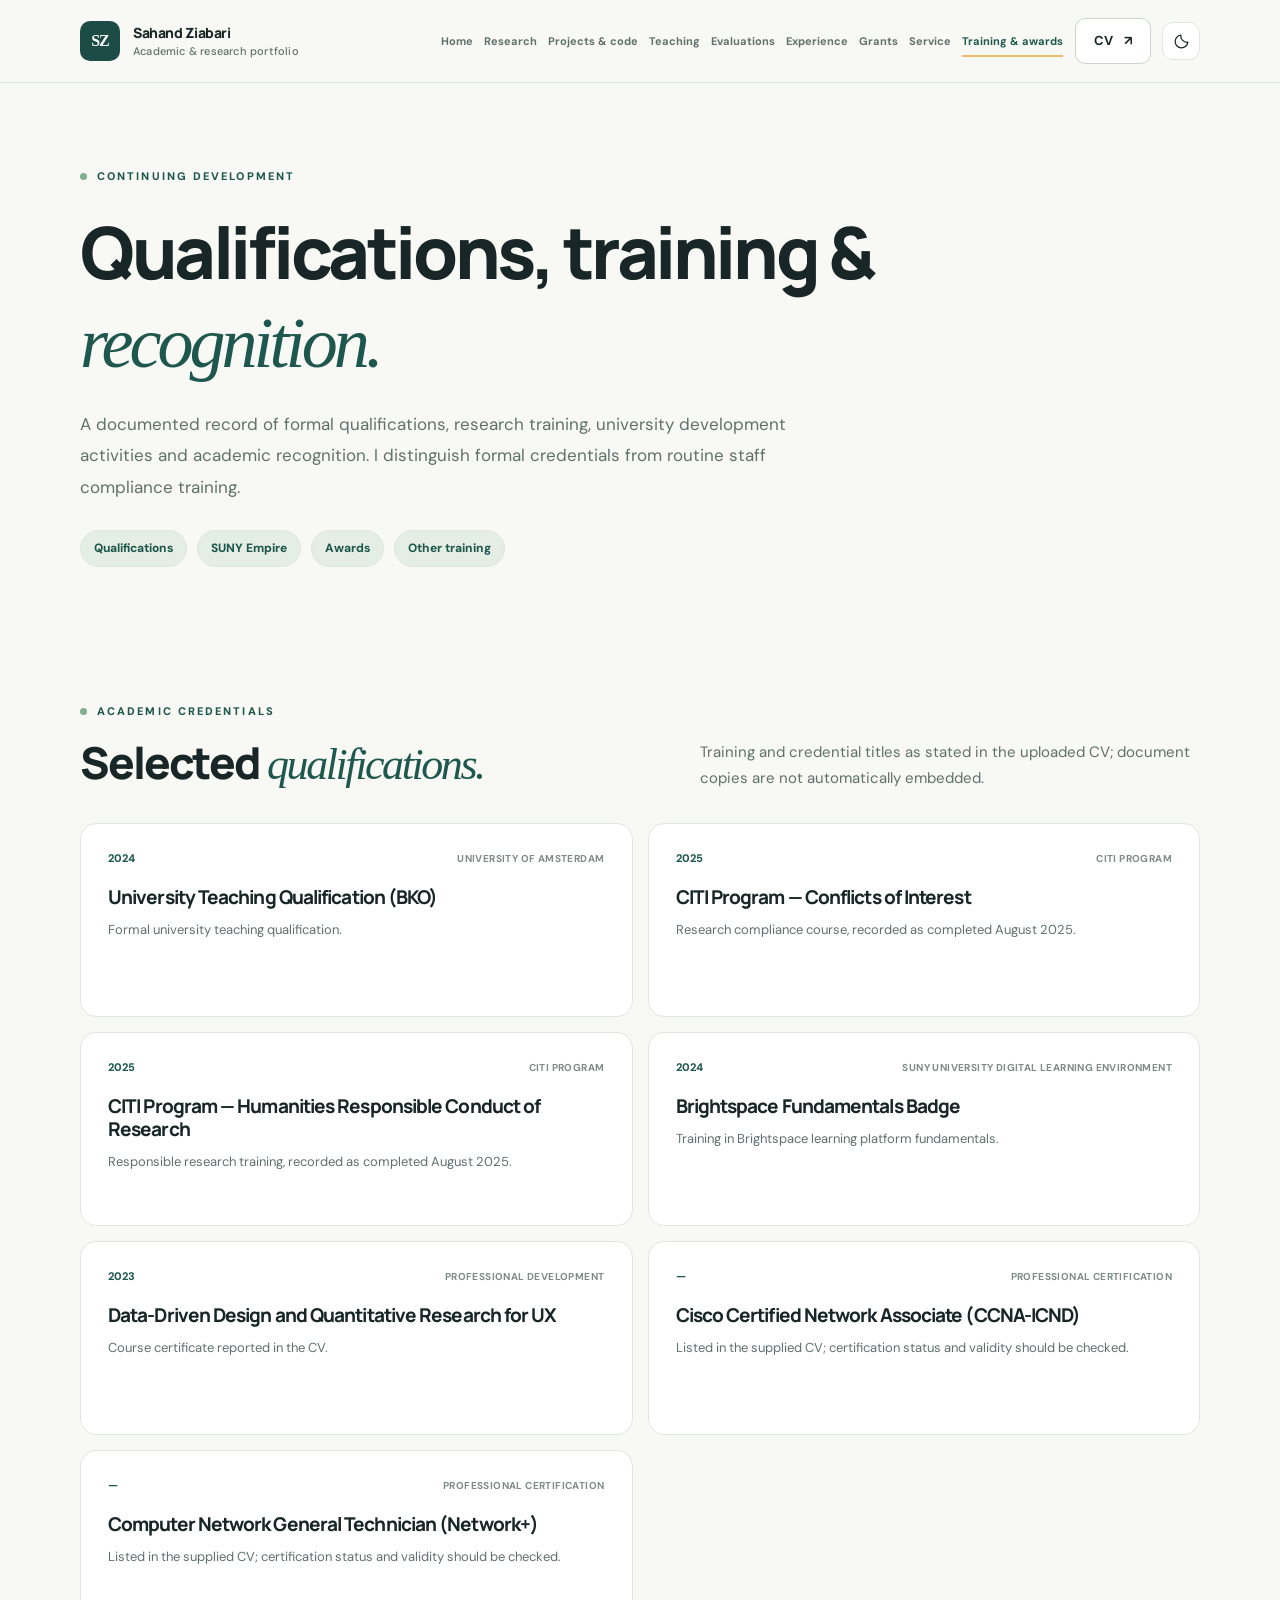
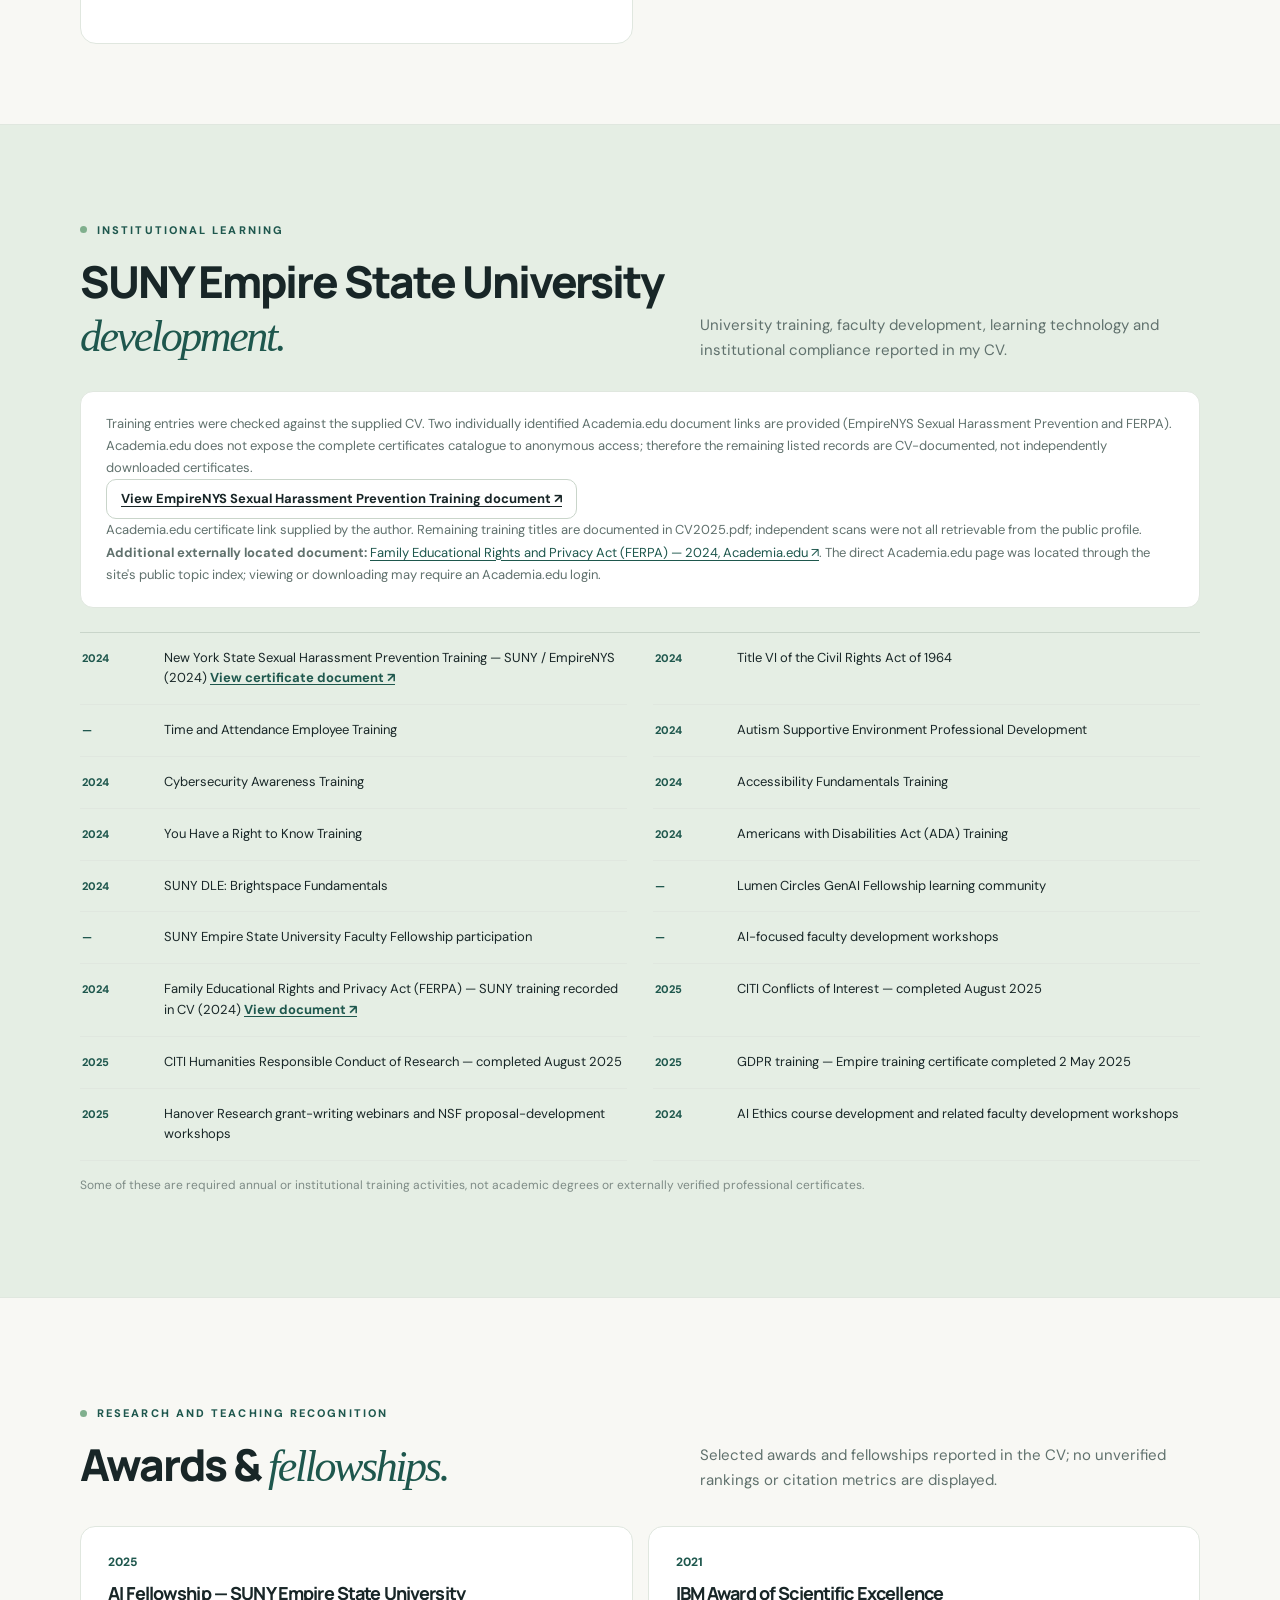
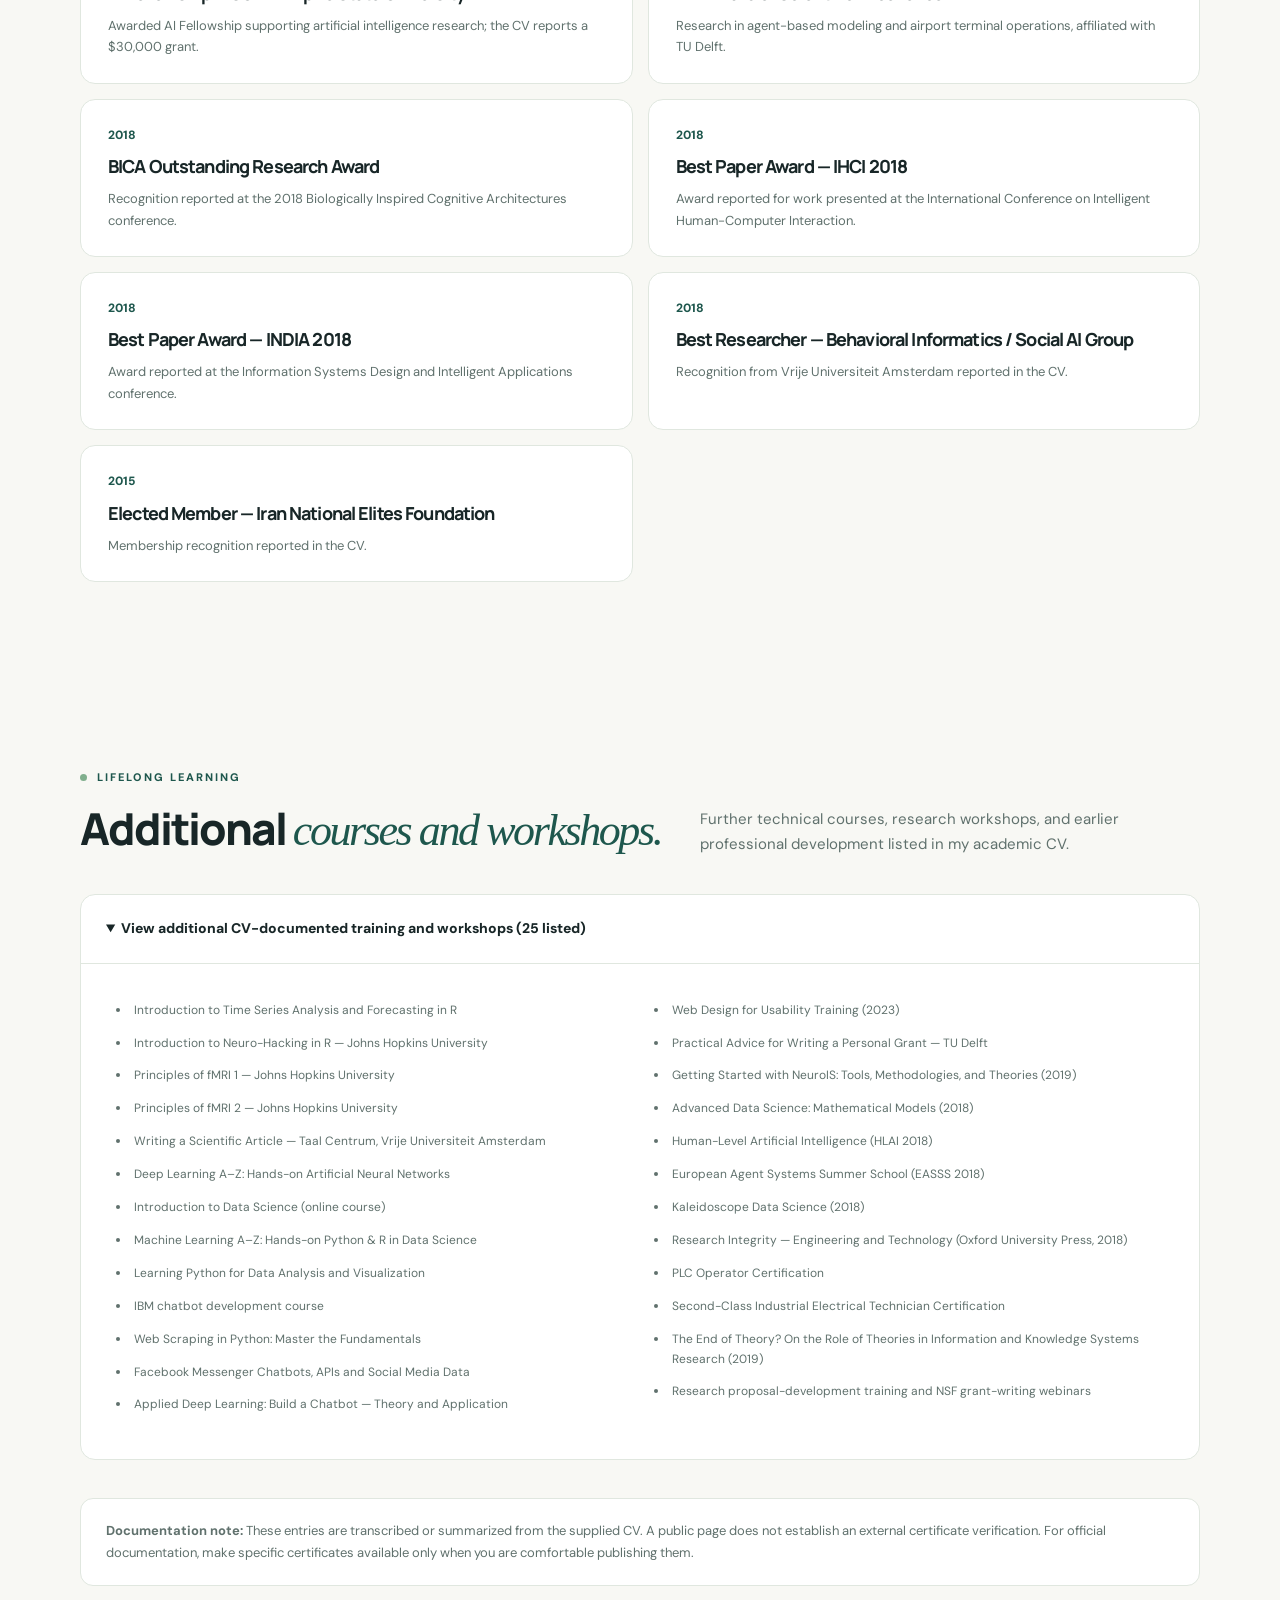
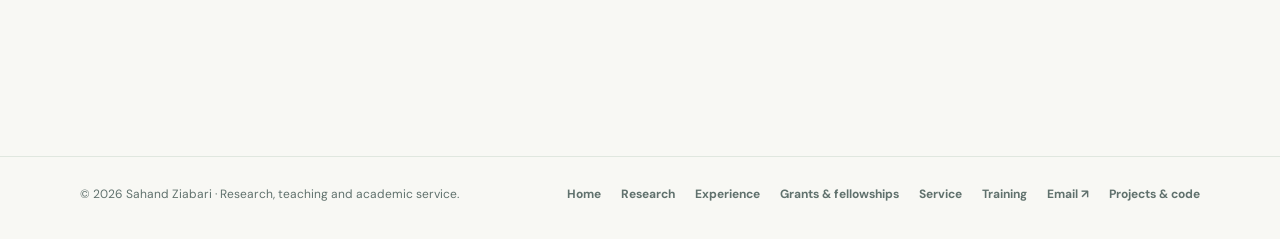
<file: training.html>
<!DOCTYPE html>

<html lang="en"><head><meta charset="utf-8"/><meta content="width=device-width,initial-scale=1" name="viewport"/><meta content="Qualifications, professional development, SUNY Empire State University training and awards of Sahand Ziabari." name="description"/><meta content="#f8f8f4" name="theme-color"/><title>Training, Certifications &amp; Awards | Sahand Ziabari</title><link href="assets/favicon.svg" rel="icon" type="image/svg+xml"/><link href="assets/styles.css?v=9" rel="stylesheet"/><script defer="" src="assets/site.js?v=9"></script></head><body><a class="skip-link" href="#main">Skip to content</a><header class="site-header"><div class="container header-inner"><a aria-label="Sahand Ziabari homepage" class="brand" href="index.html"><span aria-hidden="true" class="brand-mark">SZ</span><span class="brand-label">Sahand Ziabari <span>Academic &amp; research portfolio</span></span></a><nav aria-label="Main navigation" class="nav" data-nav="" id="primary-nav"><a href="index.html">Home</a><a href="research.html">Research</a><a href="code.html">Projects &amp; code</a><a href="teaching.html">Teaching</a><a href="evaluations.html">Evaluations</a><a href="experience.html">Experience</a><a href="grants.html">Grants</a><a href="service.html">Service</a><a aria-current="page" href="training.html">Training &amp; awards</a></nav><div class="header-actions"><a class="button button-outline" href="files/Sahand_Ziabari_CV.pdf" rel="noopener noreferrer" target="_blank">CV <span aria-hidden="true">↗</span></a><button aria-label="Switch to dark mode" class="icon-button" data-theme-toggle="" type="button"></button><button aria-controls="primary-nav" aria-expanded="false" aria-label="Toggle menu" class="icon-button menu-button" data-menu-toggle=""><svg aria-hidden="true" viewbox="0 0 24 24"><path d="M4 7h16M4 12h16M4 17h16"></path></svg></button></div></div></header>
<main id="main">
<section class="page-hero training-hero"><div class="container"><div class="eyebrow">Continuing development</div><h1>Qualifications, training &amp; <span class="serif-accent">recognition.</span></h1><p>A documented record of formal qualifications, research training, university development activities and academic recognition. I distinguish formal credentials from routine staff compliance training.</p><div class="page-jump"><a href="#qualifications">Qualifications</a><a href="#suny">SUNY Empire</a><a href="#awards">Awards</a><a href="#additional">Other training</a></div></div></section>
<section class="section-tight" id="qualifications"><div class="container"><div class="section-header"><div><div class="eyebrow">Academic credentials</div><h2>Selected <span class="serif-accent">qualifications.</span></h2></div><p>Training and credential titles as stated in the uploaded CV; document copies are not automatically embedded.</p></div><div class="service-grid"><article class="service-card"><div class="service-card-top"><span class="service-year">2024</span><span class="service-category">University of Amsterdam</span></div><h3>University Teaching Qualification (BKO)</h3><p>Formal university teaching qualification.</p></article>
<article class="service-card"><div class="service-card-top"><span class="service-year">2025</span><span class="service-category">CITI Program</span></div><h3>CITI Program — Conflicts of Interest</h3><p>Research compliance course, recorded as completed August 2025.</p></article>
<article class="service-card"><div class="service-card-top"><span class="service-year">2025</span><span class="service-category">CITI Program</span></div><h3>CITI Program — Humanities Responsible Conduct of Research</h3><p>Responsible research training, recorded as completed August 2025.</p></article>
<article class="service-card"><div class="service-card-top"><span class="service-year">2024</span><span class="service-category">SUNY University Digital Learning Environment</span></div><h3>Brightspace Fundamentals Badge</h3><p>Training in Brightspace learning platform fundamentals.</p></article>
<article class="service-card"><div class="service-card-top"><span class="service-year">2023</span><span class="service-category">Professional development</span></div><h3>Data-Driven Design and Quantitative Research for UX</h3><p>Course certificate reported in the CV.</p></article>
<article class="service-card"><div class="service-card-top"><span class="service-year">—</span><span class="service-category">Professional certification</span></div><h3>Cisco Certified Network Associate (CCNA-ICND)</h3><p>Listed in the supplied CV; certification status and validity should be checked.</p></article>
<article class="service-card"><div class="service-card-top"><span class="service-year">—</span><span class="service-category">Professional certification</span></div><h3>Computer Network General Technician (Network+)</h3><p>Listed in the supplied CV; certification status and validity should be checked.</p></article></div></div></section>
<section class="band" id="suny"><div class="container section"><div class="section-header"><div><div class="eyebrow">Institutional learning</div><h2>SUNY Empire State University <span class="serif-accent">development.</span></h2></div><p>University training, faculty development, learning technology and institutional compliance reported in my CV.</p></div><div class="sources-note training-source-note" style="margin:18px 0 24px">
<p>Training entries were checked against the supplied CV. Two individually identified Academia.edu document links are provided (EmpireNYS Sexual Harassment Prevention and FERPA). Academia.edu does not expose the complete certificates catalogue to anonymous access; therefore the remaining listed records are CV-documented, not independently downloaded certificates.</p>
<p><a class="button button-outline" href="https://www.academia.edu/179026546/EmpireNYS_Sexual_Harassment_Prevention_Training" rel="noopener noreferrer" target="_blank">View EmpireNYS Sexual Harassment Prevention Training document ↗</a></p>
<p>Academia.edu certificate link supplied by the author. Remaining training titles are documented in CV2025.pdf; independent scans were not all retrievable from the public profile.</p><p><strong>Additional externally located document:</strong> <a href="https://www.academia.edu/122176463/Family_Educational_Rights_and_Privacy_Act_FERPA_" rel="noopener noreferrer" target="_blank">Family Educational Rights and Privacy Act (FERPA) — 2024, Academia.edu ↗</a>. The direct Academia.edu page was located through the site's public topic index; viewing or downloading may require an Academia.edu login.</p></div><div class="credential-list"><div class="credential-row"><span class="credential-date">2024</span><span>New York State Sexual Harassment Prevention Training — SUNY / EmpireNYS (2024) <a href="https://www.academia.edu/179026546/EmpireNYS_Sexual_Harassment_Prevention_Training" rel="noopener noreferrer" target="_blank">View certificate document ↗</a></span></div><div class="credential-row"><span class="credential-date">2024</span><span>Title VI of the Civil Rights Act of 1964</span></div><div class="credential-row"><span class="credential-date">—</span><span>Time and Attendance Employee Training</span></div><div class="credential-row"><span class="credential-date">2024</span><span>Autism Supportive Environment Professional Development</span></div><div class="credential-row"><span class="credential-date">2024</span><span>Cybersecurity Awareness Training</span></div><div class="credential-row"><span class="credential-date">2024</span><span>Accessibility Fundamentals Training</span></div><div class="credential-row"><span class="credential-date">2024</span><span>You Have a Right to Know Training</span></div><div class="credential-row"><span class="credential-date">2024</span><span>Americans with Disabilities Act (ADA) Training</span></div><div class="credential-row"><span class="credential-date">2024</span><span>SUNY DLE: Brightspace Fundamentals</span></div><div class="credential-row"><span class="credential-date">—</span><span>Lumen Circles GenAI Fellowship learning community</span></div><div class="credential-row"><span class="credential-date">—</span><span>SUNY Empire State University Faculty Fellowship participation</span></div><div class="credential-row"><span class="credential-date">—</span><span>AI-focused faculty development workshops</span></div><div class="credential-row"><span class="credential-date">2024</span><span>Family Educational Rights and Privacy Act (FERPA) — SUNY training recorded in CV (2024) <a href="https://www.academia.edu/122176463/Family_Educational_Rights_and_Privacy_Act_FERPA_" rel="noopener noreferrer" target="_blank">View document ↗</a></span></div><div class="credential-row"><span class="credential-date">2025</span><span>CITI Conflicts of Interest — completed August 2025</span></div><div class="credential-row"><span class="credential-date">2025</span><span>CITI Humanities Responsible Conduct of Research — completed August 2025</span></div><div class="credential-row"><span class="credential-date">2025</span><span>GDPR training — Empire training certificate completed 2 May 2025</span></div><div class="credential-row"><span class="credential-date">2025</span><span>Hanover Research grant-writing webinars and NSF proposal-development workshops</span></div><div class="credential-row"><span class="credential-date">2024</span><span>AI Ethics course development and related faculty development workshops</span></div></div><p class="small-note" style="margin-top:18px">Some of these are required annual or institutional training activities, not academic degrees or externally verified professional certificates.</p></div></section>
<section class="section" id="awards"><div class="container"><div class="section-header"><div><div class="eyebrow">Research and teaching recognition</div><h2>Awards &amp; <span class="serif-accent">fellowships.</span></h2></div><p>Selected awards and fellowships reported in the CV; no unverified rankings or citation metrics are displayed.</p></div><div class="award-grid"><article class="award-card"><div class="award-year">2025</div><h3>AI Fellowship — SUNY Empire State University</h3><p>Awarded AI Fellowship supporting artificial intelligence research; the CV reports a $30,000 grant.</p></article><article class="award-card"><div class="award-year">2021</div><h3>IBM Award of Scientific Excellence</h3><p>Research in agent-based modeling and airport terminal operations, affiliated with TU Delft.</p></article><article class="award-card"><div class="award-year">2018</div><h3>BICA Outstanding Research Award</h3><p>Recognition reported at the 2018 Biologically Inspired Cognitive Architectures conference.</p></article><article class="award-card"><div class="award-year">2018</div><h3>Best Paper Award — IHCI 2018</h3><p>Award reported for work presented at the International Conference on Intelligent Human-Computer Interaction.</p></article><article class="award-card"><div class="award-year">2018</div><h3>Best Paper Award — INDIA 2018</h3><p>Award reported at the Information Systems Design and Intelligent Applications conference.</p></article><article class="award-card"><div class="award-year">2018</div><h3>Best Researcher — Behavioral Informatics / Social AI Group</h3><p>Recognition from Vrije Universiteit Amsterdam reported in the CV.</p></article><article class="award-card"><div class="award-year">2015</div><h3>Elected Member — Iran National Elites Foundation</h3><p>Membership recognition reported in the CV.</p></article></div></div></section>
<section class="section-tight" id="additional"><div class="container"><div class="section-header"><div><div class="eyebrow">Lifelong learning</div><h2>Additional <span class="serif-accent">courses and workshops.</span></h2></div><p>Further technical courses, research workshops, and earlier professional development listed in my academic CV.</p></div><details class="archive-details" open=""><summary>View additional CV-documented training and workshops (25 listed)</summary><div class="archive-details-inner"><ul class="archive-list"><li>Introduction to Time Series Analysis and Forecasting in R</li>
<li>Introduction to Neuro-Hacking in R — Johns Hopkins University</li>
<li>Principles of fMRI 1 — Johns Hopkins University</li>
<li>Principles of fMRI 2 — Johns Hopkins University</li>
<li>Writing a Scientific Article — Taal Centrum, Vrije Universiteit Amsterdam</li>
<li>Deep Learning A–Z: Hands-on Artificial Neural Networks</li>
<li>Introduction to Data Science (online course)</li>
<li>Machine Learning A–Z: Hands-on Python &amp; R in Data Science</li>
<li>Learning Python for Data Analysis and Visualization</li>
<li>IBM chatbot development course</li>
<li>Web Scraping in Python: Master the Fundamentals</li>
<li>Facebook Messenger Chatbots, APIs and Social Media Data</li>
<li>Applied Deep Learning: Build a Chatbot — Theory and Application</li>
<li>Web Design for Usability Training (2023)</li>
<li>Practical Advice for Writing a Personal Grant — TU Delft</li>
<li>Getting Started with NeuroIS: Tools, Methodologies, and Theories (2019)</li>
<li>Advanced Data Science: Mathematical Models (2018)</li>
<li>Human-Level Artificial Intelligence (HLAI 2018)</li>
<li>European Agent Systems Summer School (EASSS 2018)</li>
<li>Kaleidoscope Data Science (2018)</li>
<li>Research Integrity — Engineering and Technology (Oxford University Press, 2018)</li>
<li>PLC Operator Certification</li>
<li>Second-Class Industrial Electrical Technician Certification</li><li>The End of Theory? On the Role of Theories in Information and Knowledge Systems Research (2019)</li><li>Research proposal-development training and NSF grant-writing webinars</li></ul></div></details><div class="sources-note"><p><strong>Documentation note:</strong> These entries are transcribed or summarized from the supplied CV. A public page does not establish an external certificate verification. For official documentation, make specific certificates available only when you are comfortable publishing them.</p></div></div></section>
</main><footer class="site-footer"><div class="container footer-inner"><p>© <span data-current-year="">2026</span> Sahand Ziabari · Research, teaching and academic service.</p><nav aria-label="Footer links"><a href="index.html">Home</a><a href="research.html">Research</a><a href="experience.html">Experience</a><a href="grants.html">Grants &amp; fellowships</a><a href="service.html">Service</a><a href="training.html">Training</a><a href="mailto:sahandmohammadiziabari@gmail.com">Email ↗</a><a href="code.html">Projects &amp; code</a></nav></div></footer></body></html>
</file>
<file: assets/styles.css>
@import url('https://fonts.googleapis.com/css2?family=DM+Sans:wght@400;500;600;700&family=Manrope:wght@400;500;600;700;800&display=swap');
:root{
  --bg:#f8f8f4;--paper:#fff;--text:#182627;--muted:#60716d;--faint:#7e8b86;--line:#e0e7df;--line-strong:#c9d5ca;
  --green:#1e574d;--green-deep:#163e38;--mint:#e5eee4;--mint-dark:#cce1d0;--highlight:#eebc6a;
  --shadow:0 22px 56px rgba(23,56,48,.065);--radius:18px;--container:1120px;
}
:root[data-theme="dark"]{
  --bg:#101a1a;--paper:#182625;--text:#edf3ed;--muted:#acbcb5;--faint:#96aca3;--line:#2c403c;--line-strong:#456158;
  --green:#a1d1b5;--green-deep:#d4ebda;--mint:#233a33;--mint-dark:#31483f;--highlight:#ecc37b;
  --shadow:0 22px 56px rgba(0,0,0,.18);
}
*{box-sizing:border-box}
html{scroll-behavior:smooth;scroll-padding-top:105px}
body{margin:0;background:var(--bg);color:var(--text);font-family:'DM Sans',-apple-system,BlinkMacSystemFont,'Segoe UI',sans-serif;font-size:16px;line-height:1.7;-webkit-font-smoothing:antialiased}
a{color:inherit;text-decoration:none}a:hover{color:var(--green)}a:focus-visible,button:focus-visible,input:focus-visible,select:focus-visible{outline:3px solid var(--highlight);outline-offset:3px}
button,input,select{font:inherit}button{cursor:pointer}::selection{background:#d9e6cf;color:#172822}
.container{width:min(var(--container),calc(100% - 88px));margin-inline:auto}.screen-reader-only{position:absolute;width:1px;height:1px;padding:0;margin:-1px;overflow:hidden;clip:rect(0,0,0,0);white-space:nowrap;border:0}
.skip-link{position:absolute;z-index:100;left:16px;top:-60px;padding:9px 16px;background:var(--paper);border:1px solid var(--line);border-radius:8px}.skip-link:focus{top:12px}
.site-header{position:sticky;top:0;z-index:50;background:color-mix(in srgb,var(--bg) 93%,transparent);backdrop-filter:blur(16px);border-bottom:1px solid var(--line)}
.header-inner{height:82px;display:flex;align-items:center;justify-content:space-between;gap:28px}.brand{display:flex;align-items:center;gap:13px;flex-shrink:0}.brand-mark{font-family:Georgia,serif;font-size:16px;font-weight:700;letter-spacing:-.07em;width:40px;height:40px;display:grid;place-items:center;border-radius:10px;color:#fff;background:#1c4c45}.brand-label{font-family:Manrope,sans-serif;font-size:14px;font-weight:800;letter-spacing:-.035em;line-height:1.3}.brand-label span{display:block;color:var(--muted);font-family:'DM Sans',sans-serif;font-size:11px;font-weight:500;letter-spacing:.018em;margin-top:2px}
.nav{display:flex;align-items:center;gap:32px;margin-left:auto}.nav a{font-size:13px;font-weight:700;color:var(--muted);transition:color .15s}.nav a:hover,.nav a[aria-current="page"]{color:var(--green)}.nav a[aria-current="page"]{text-decoration:underline;text-decoration-color:var(--highlight);text-decoration-thickness:2px;text-underline-offset:10px}
.header-actions{display:flex;align-items:center;gap:11px}.icon-button{width:38px;height:38px;display:grid;place-items:center;border:1px solid var(--line);border-radius:11px;background:var(--paper);color:var(--text)}.icon-button svg{height:17px;width:17px;fill:none;stroke:currentColor;stroke-width:1.8;stroke-linecap:round;stroke-linejoin:round}.menu-button{display:none}
.button{display:inline-flex;align-items:center;justify-content:center;gap:11px;padding:12px 18px;border:1px solid transparent;border-radius:10px;font-size:13px;font-weight:700;line-height:1.5;transition:background .2s,transform .2s,border-color .2s}.button:hover{transform:translateY(-2px)}.button-primary{color:#fff!important;background:#1d544b}.button-primary:hover{background:#103d34}.button-outline{background:var(--paper);border-color:var(--line-strong);color:var(--text)!important}.button-outline:hover{border-color:var(--green)}.button-ghost{padding-inline:0;color:var(--green)}.button-ghost:hover{transform:translateX(3px)}
.eyebrow{display:inline-flex;align-items:center;gap:10px;color:var(--green);font-size:11px;font-weight:800;letter-spacing:.19em;text-transform:uppercase}.eyebrow:before{content:'';height:7px;width:7px;display:inline-block;background:#80af8d;border-radius:50%}
h1,h2,h3,p{margin-top:0}h1,h2,h3{font-family:Manrope,sans-serif;line-height:1.22;letter-spacing:-.048em}h1{font-size:clamp(45px,6.6vw,84px);font-weight:800}h2{font-size:clamp(28px,3.7vw,44px);font-weight:800}h3{font-size:18px;font-weight:750}p{color:var(--muted)}.serif-accent{font-family:Georgia,'Times New Roman',serif;font-style:italic;font-weight:400;letter-spacing:-.055em;color:var(--green)}
.hero{position:relative;padding:92px 0 88px;overflow:hidden}.hero-grid{display:grid;grid-template-columns:minmax(0,1.18fr) minmax(340px,.82fr);gap:60px;align-items:center}.hero h1{margin:21px 0 22px;max-width:760px}.hero h1 .small-name{display:block;color:var(--muted);font-size:clamp(16px,2vw,22px);letter-spacing:0;font-weight:600;margin-bottom:12px}.hero-description{font-size:17px;line-height:1.9;max-width:570px;margin-bottom:26px}.hero-caption{display:flex;gap:8px;align-items:flex-start;color:var(--muted);font-size:13px;margin:23px 0 30px}.hero-caption svg{width:16px;height:16px;flex-shrink:0;margin-top:4px;fill:none;stroke:var(--green);stroke-width:1.8}.hero-buttons{display:flex;gap:11px;flex-wrap:wrap}
.hero-art{position:relative;min-height:430px;border-radius:24px;padding:27px;overflow:hidden;background:#e6efe6;border:1px solid #d4e1d3;box-shadow:var(--shadow)}
:root[data-theme="dark"] .hero-art{background:#20342f;border-color:#3b5148}
.art-grid{position:absolute;inset:0;background-image:linear-gradient(rgba(24,79,64,.07) 1px, transparent 1px),linear-gradient(90deg,rgba(24,79,64,.07) 1px,transparent 1px);background-size:31px 31px;mask-image:linear-gradient(120deg,#000 30%,transparent 95%)}.art-circle{position:absolute;width:360px;height:360px;top:62px;left:35px;border-radius:50%;border:1px solid rgba(33,95,79,.18)}.art-circle:before,.art-circle:after{content:'';position:absolute;inset:48px;border:1px solid rgba(33,95,79,.19);border-radius:50%}.art-circle:after{inset:103px}
.network{position:absolute;inset:39px 10px 10px;width:calc(100% - 20px);height:calc(100% - 49px)}.network line{stroke:#5a9580;stroke-width:1.2;opacity:.62}.network circle{fill:#f7fcf4;stroke:#2d7360;stroke-width:2}.network .filled{fill:#2b765f;stroke:#2b765f}.network .gold{fill:#d7a35b;stroke:#d7a35b}.network .halo{fill:none;stroke:#90baa0;opacity:.55;stroke-width:1}.hero-art .art-top{position:relative;z-index:3;color:#2d6352;text-transform:uppercase;font-size:10px;letter-spacing:.18em;font-weight:800}.art-legend{position:absolute;left:29px;bottom:23px;right:29px;display:flex;align-items:center;justify-content:space-between;gap:10px;z-index:3}.art-legend span{font-size:10px;color:#2d6352;font-weight:700;text-transform:uppercase;letter-spacing:.09em}.art-legend strong{font-family:Georgia,serif;color:#2d6352;font-weight:400;font-size:25px;font-style:italic}
:root[data-theme="dark"] .hero-art .art-top,:root[data-theme="dark"] .art-legend span,:root[data-theme="dark"] .art-legend strong{color:#b2dfbe}
.kicker-row{padding:19px 0;border-top:1px solid var(--line);border-bottom:1px solid var(--line);display:flex;align-items:center;justify-content:space-between;gap:20px;flex-wrap:wrap}.kicker-row strong{font-size:12px;letter-spacing:.02em;font-weight:700}.kicker-row div{display:flex;align-items:center;flex-wrap:wrap;gap:13px 22px}.kicker-row a{font-size:12px;font-weight:700;color:var(--muted)}.kicker-row a:hover{color:var(--green)}
.section{padding:100px 0}.section-tight{padding:80px 0}.section-header{display:flex;align-items:flex-end;justify-content:space-between;gap:28px;margin-bottom:32px}.section-header h2{margin:13px 0 0}.section-header p{max-width:500px;margin:0;font-size:15px}.section-subtitle{max-width:760px;font-size:16px;line-height:1.85;margin:17px 0 0}
.research-grid{display:grid;grid-template-columns:repeat(2,minmax(0,1fr));gap:17px}.research-card{position:relative;min-height:238px;background:var(--paper);border:1px solid var(--line);border-radius:16px;padding:28px 30px;overflow:hidden;transition:border-color .2s,transform .2s,box-shadow .2s}.research-card:hover{transform:translateY(-3px);border-color:var(--line-strong);box-shadow:var(--shadow)}.research-card .card-num{display:flex;align-items:center;justify-content:space-between;font-size:12px;letter-spacing:.07em;font-weight:700;color:var(--green)}.research-card .card-num span:last-child{font-size:20px;color:var(--faint)}.research-card h3{font-size:20px;margin:29px 0 11px}.research-card p{font-size:14px;line-height:1.75;margin:0;max-width:420px}
.band{background:var(--mint);border-block:1px solid var(--line)}.band .section{padding:89px 0}.band .section-header{margin-bottom:27px}
.paper-stack{border-top:1px solid var(--line-strong)}.paper{display:grid;grid-template-columns:58px 1fr;gap:22px;padding:25px 7px;border-bottom:1px solid var(--line);transition:background .2s}.paper:hover{background:color-mix(in srgb,var(--mint) 30%,transparent)}.paper-index{font-family:Georgia,serif;font-size:27px;letter-spacing:-.05em;font-style:italic;color:var(--line-strong)}.paper-meta{display:flex;align-items:center;gap:9px;font-size:11px;text-transform:uppercase;letter-spacing:.09em;color:var(--green);font-weight:700}.meta-dot{height:3px;width:3px;border-radius:50%;background:var(--faint)}.paper h3{font-size:18px;line-height:1.47;letter-spacing:-.024em;margin:8px 0}.paper h3 a:hover{text-decoration:underline;text-decoration-color:var(--highlight);text-underline-offset:3px}.title-arrow{font-size:15px;font-weight:400;color:var(--green);white-space:nowrap}.paper-authors{margin:0;font-size:13px;line-height:1.6;color:var(--muted)}.paper-venue{margin:5px 0 0;font-size:12px;font-style:italic;color:var(--faint)}.paper-bottom{display:flex;justify-content:space-between;gap:15px;align-items:center;margin-top:15px}.paper-tags{display:flex;align-items:center;gap:7px;flex-wrap:wrap}.paper-tags span{background:var(--mint);border:1px solid var(--line);color:var(--green);border-radius:50px;padding:3px 10px;font-size:10px;font-weight:700}.paper-link{font-size:12px;font-weight:800;color:var(--green);white-space:nowrap}.paper-link span{margin-left:5px}.paper-compact{grid-template-columns:35px 1fr;padding:20px 5px;gap:14px}.paper-compact .paper-index{font-size:24px}.paper-compact h3{font-size:16px;margin:6px 0}.paper-compact .paper-authors{font-size:12px}.paper-compact .paper-venue{font-size:11px}
.two-col{display:grid;grid-template-columns:.82fr 1.18fr;gap:110px}.two-col .sticky-intro{position:sticky;top:118px;align-self:start}.two-col .sticky-intro h2{margin:15px 0 21px}.two-col .sticky-intro p{font-size:15px;line-height:1.9}.timeline{border-left:1px solid var(--line-strong);margin-left:5px;padding-left:29px}.timeline-item{position:relative;padding:0 0 37px}.timeline-item:last-child{padding-bottom:0}.timeline-item:before{content:'';position:absolute;width:11px;height:11px;border-radius:50%;background:var(--paper);border:3px solid var(--green);top:4px;left:-36px}.timeline-item .date{font-size:11px;font-weight:800;color:var(--green);text-transform:uppercase;letter-spacing:.11em}.timeline-item h3{font-size:18px;margin:8px 0 4px}.timeline-item .institution{font-size:13px;color:var(--text);font-weight:700;margin:0 0 12px}.timeline-item p:last-child{font-size:14px;margin-bottom:0;line-height:1.78}
.teaching-strip{display:grid;grid-template-columns:repeat(3,1fr);gap:16px}.course-tile{border:1px solid var(--line);background:var(--paper);padding:24px 25px;border-radius:15px;min-height:170px;display:flex;flex-direction:column;justify-content:space-between}.course-tile small{font-size:10px;letter-spacing:.15em;color:var(--green);text-transform:uppercase;font-weight:800}.course-tile h3{font-size:17px;margin:20px 0 0;line-height:1.4}
.cta-panel{background:#1a4840;color:#f6fcf7;border-radius:22px;padding:50px 57px;display:flex;gap:25px;justify-content:space-between;align-items:center}.cta-panel h2{font-size:35px;margin:9px 0 13px}.cta-panel p{color:#d0e2d5;max-width:640px;margin:0}.cta-panel .eyebrow{color:#b3d9be}.cta-panel .button{background:#f9f9f2;color:#214b3e!important;flex-shrink:0}.cta-panel .button:hover{background:#e7f4e7}
.site-footer{border-top:1px solid var(--line);padding:27px 0 35px}.footer-inner{display:flex;justify-content:space-between;gap:20px;align-items:center;flex-wrap:wrap}.footer-inner p{font-size:12px;margin:0}.footer-inner nav{display:flex;gap:20px}.footer-inner a{font-size:12px;color:var(--muted);font-weight:700}
.page-hero{padding:78px 0 50px}.page-hero h1{font-size:clamp(45px,6vw,72px);margin:20px 0 21px;max-width:960px}.page-hero p{font-size:17px;max-width:760px;line-height:1.85;margin:0}.small-note{font-size:12px!important;color:var(--faint)!important;margin-top:14px!important}
.toolbar{display:grid;grid-template-columns:minmax(240px,1fr) 220px 150px;gap:12px;border:1px solid var(--line);background:var(--paper);border-radius:17px;padding:15px;box-shadow:0 8px 25px rgba(16,39,33,.025)}.form-field{position:relative}.form-field input,.form-field select{width:100%;height:48px;border:1px solid var(--line);border-radius:10px;background:var(--bg);color:var(--text);padding:0 14px;font-size:13px;outline:none}.form-field input{padding-left:43px}.form-field input:focus,.form-field select:focus{border-color:var(--green);outline:2px solid color-mix(in srgb,var(--green) 14%,transparent)}.form-field svg{position:absolute;top:15px;left:15px;height:17px;width:17px;fill:none;stroke:var(--faint);stroke-width:2;pointer-events:none}.filter-info{display:flex;align-items:center;justify-content:space-between;gap:15px;margin:18px 0 34px}.filter-info p{font-size:12px;font-weight:700;color:var(--muted);margin:0}.text-button{border:0;background:transparent;color:var(--green);font-size:12px;font-weight:800;padding:4px 0}.text-button[hidden]{display:none}.publication-year{margin-bottom:58px}.year-head{display:flex;align-items:center;gap:18px;margin-bottom:14px}.year-head h2{font-size:31px;margin:0}.year-head span{font-size:12px;color:var(--faint);font-weight:700}.empty-state{padding:70px 20px;text-align:center;border:1px dashed var(--line-strong);border-radius:14px}.empty-state h3{font-size:19px}.empty-state p{margin:8px 0 0}
.intro-cards{display:grid;grid-template-columns:1fr 1fr;gap:18px;margin-top:48px}.intro-cards .research-card{min-height:190px}.intro-cards .research-card h3{margin-top:18px}
.teaching-page .section{padding-top:58px}.course-group{margin-top:52px}.course-group h2{font-size:25px;margin:0 0 24px}.course-list{display:grid;grid-template-columns:repeat(2,1fr);gap:14px}.course-item{border:1px solid var(--line);background:var(--paper);border-radius:13px;padding:23px 25px}.course-item .course-code{font-size:10px;letter-spacing:.12em;color:var(--green);font-weight:800;text-transform:uppercase}.course-item h3{font-size:17px;line-height:1.38;margin:12px 0 8px}.course-item p{font-size:13px;line-height:1.72;margin:0}.contact-grid{display:grid;grid-template-columns:1fr 1fr;gap:24px}.contact-grid>div{border:1px solid var(--line);border-radius:16px;background:var(--paper);padding:27px 30px}.contact-grid h3{margin:0 0 13px}.contact-grid p{font-size:14px;margin-bottom:14px}.contact-grid a:not(.button){color:var(--green);font-size:14px;font-weight:700;overflow-wrap:anywhere}
.sources-note{background:var(--paper);padding:21px 25px;border:1px solid var(--line);border-radius:13px;margin:38px 0 90px}.sources-note p{font-size:13px;margin:0}.sources-note a{color:var(--green);text-decoration:underline;text-underline-offset:3px}
@media(max-width:1050px){.nav{gap:20px}.hero-grid{gap:30px}.hero-art{min-height:385px}.two-col{gap:60px}}
@media(max-width:800px){.container{width:min(var(--container),calc(100% - 42px))}.header-inner{height:72px}.menu-button{display:grid}.nav{position:absolute;top:72px;left:0;right:0;display:none;padding:16px 21px 24px;border-bottom:1px solid var(--line);background:var(--paper);box-shadow:var(--shadow);margin:0}.nav.is-open{display:flex;flex-direction:column;align-items:stretch;gap:0}.nav a{padding:11px;font-size:14px}.nav a[aria-current="page"]{text-underline-offset:3px}.hero{padding:55px 0 65px}.hero-grid{grid-template-columns:1fr}.hero h1{font-size:clamp(46px,9vw,72px)}.hero-art{min-height:330px;max-width:560px;width:100%;margin:0 auto}.section{padding:65px 0}.section-tight{padding:55px 0}.two-col{grid-template-columns:1fr;gap:38px}.two-col .sticky-intro{position:static}.research-grid{gap:13px}.teaching-strip{grid-template-columns:repeat(2,1fr)}.cta-panel{padding:35px;flex-direction:column;align-items:flex-start}.toolbar{grid-template-columns:1fr 1fr}.toolbar .form-field:first-child{grid-column:1/-1}.intro-cards{margin-top:34px}}
@media(max-width:560px){.header-inner{gap:7px}.brand{gap:8px}.brand-mark{width:36px;height:36px;font-size:15px}.brand-label{font-size:12px}.brand-label span{font-size:10px}.header-actions{gap:5px}.icon-button{width:34px;height:34px}.header-actions .button{display:none}.hero h1{font-size:45px}.hero-description{font-size:15px}.hero-art{min-height:320px}.hero-art .art-top{font-size:9px}.kicker-row{align-items:flex-start}.kicker-row div{gap:10px 20px}.section-header{flex-direction:column;align-items:flex-start;gap:14px}.section-header h2{font-size:29px}.research-grid,.intro-cards,.course-list,.contact-grid,.teaching-strip{grid-template-columns:1fr}.research-card{min-height:190px;padding:23px}.research-card h3{margin-top:20px}.paper{grid-template-columns:26px 1fr;gap:12px}.paper-index{font-size:20px}.paper h3{font-size:16px}.paper-authors{font-size:12px}.paper-tags span{font-size:9px}.paper-bottom{align-items:flex-start}.toolbar{grid-template-columns:1fr}.toolbar .form-field:first-child{grid-column:auto}.page-hero{padding:51px 0 38px}.page-hero h1{font-size:45px}.page-hero p{font-size:15px}.cta-panel{padding:28px}.cta-panel h2{font-size:28px}.footer-inner{align-items:flex-start;flex-direction:column}.art-circle{left:0}.network{left:0;width:100%}}
@media(prefers-reduced-motion:reduce){html{scroll-behavior:auto}*,*:before,*:after{transition:none!important;animation:none!important}}

/* Academic website v2: portrait, expanded service and training pages */
.nav{gap:20px}.nav a{white-space:nowrap}.header-inner{gap:19px}.header-actions{flex-shrink:0}
.hero-photo-panel{position:relative;min-height:460px;border:1px solid var(--line-strong);border-radius:24px;background:linear-gradient(150deg,#eaf3e9 4%,#dce9dd 58%,#c2d8cc);box-shadow:var(--shadow);overflow:hidden;display:flex;flex-direction:column;align-items:center;justify-content:center;padding:27px 27px 117px;isolation:isolate}
:root[data-theme=dark] .hero-photo-panel{background:linear-gradient(145deg,#293d37,#152d29 80%)}
.portrait-grid{position:absolute;inset:0;background-image:linear-gradient(rgba(24,79,64,.065) 1px,transparent 1px),linear-gradient(90deg,rgba(24,79,64,.065) 1px,transparent 1px);background-size:35px 35px;mask-image:linear-gradient(#000,transparent 88%);z-index:-1}
.portrait-orbit{position:absolute;width:360px;height:360px;border:1px solid rgba(31,88,69,.18);border-radius:50%;top:25px;left:50%;transform:translateX(-50%)}.portrait-orbit:after{content:'';position:absolute;inset:21px;border:1px dashed rgba(31,88,69,.17);border-radius:50%}
.portrait-wrap{width:min(72%,287px);aspect-ratio:1;border-radius:50%;background:#fff;border:7px solid rgba(255,255,255,.85);box-shadow:0 17px 55px rgba(22,75,64,.18);overflow:hidden;display:flex;align-items:center;justify-content:center;flex-shrink:0}
.portrait-wrap img{width:100%;height:100%;object-fit:cover;object-position:50% 50%}
.portrait-overline{position:absolute;top:25px;left:27px;font-size:10px;letter-spacing:.17em;font-weight:800;color:#4c7565}
.portrait-info{position:absolute;left:23px;right:23px;bottom:22px;padding:18px 20px;background:rgba(255,255,255,.96);box-shadow:0 15px 36px rgba(23,56,48,.08);border:1px solid rgba(255,255,255,.7);border-radius:15px;display:flex;flex-direction:column;gap:2px}
.portrait-info span{font-size:10px;color:#37745c;letter-spacing:.15em;text-transform:uppercase;font-weight:800}.portrait-info strong{color:#193b31;font-size:23px;font-family:Manrope,sans-serif;letter-spacing:-.04em}.portrait-info small{color:#577467;font-size:11px;font-weight:600}
.contribution-grid{display:grid;grid-template-columns:repeat(3,minmax(0,1fr));gap:16px}
.contribution-tile{display:flex;flex-direction:column;align-items:flex-start;background:var(--paper);border:1px solid var(--line);border-radius:16px;padding:27px;min-height:255px;transition:transform .2s,border-color .2s,box-shadow .2s}.contribution-tile:hover{transform:translateY(-4px);border-color:var(--line-strong);box-shadow:var(--shadow)}.contribution-kicker{font-size:10px;font-weight:800;color:var(--green);letter-spacing:.1em}.contribution-tile h3{margin:27px 0 9px;font-size:19px}.contribution-tile p{font-size:13px;margin:0 0 20px;line-height:1.75}.contribution-link{margin-top:auto;color:var(--green);font-size:12px;font-weight:800}
.page-jump{display:flex;align-items:center;gap:10px;flex-wrap:wrap;margin-top:27px}.page-jump a{display:inline-flex;padding:7px 13px;border-radius:999px;background:var(--mint);border:1px solid var(--line);color:var(--green);font-size:12px;font-weight:800}.page-jump a:hover{background:var(--mint-dark)}
.service-hero,.training-hero{padding-bottom:49px}.service-hero h1,.training-hero h1{max-width:950px}
.service-grid{display:grid;grid-template-columns:repeat(2,minmax(0,1fr));gap:15px}.service-card{border:1px solid var(--line);border-radius:16px;background:var(--paper);padding:25px 27px;min-height:194px}.service-card-top{display:flex;justify-content:space-between;gap:8px;align-items:center}.service-year{color:var(--green);font-size:11px;font-weight:800;white-space:nowrap}.service-category{font-size:10px;color:var(--faint);font-weight:700;text-transform:uppercase;letter-spacing:.04em;text-align:right}.service-card h3{font-size:19px;margin:18px 0 10px}.service-card p{font-size:13px;line-height:1.75;margin:0}
.credential-list{display:grid;grid-template-columns:1fr 1fr;gap:0 26px;border-top:1px solid var(--line-strong)}.credential-row{display:grid;grid-template-columns:67px 1fr;align-items:start;gap:15px;padding:15px 2px;border-bottom:1px solid var(--line);font-size:13px;line-height:1.6;color:var(--text)}.credential-date{color:var(--green);font-size:11px;font-weight:800;padding-top:2px}
.conference-grid{display:grid;grid-template-columns:repeat(3,minmax(0,1fr));gap:11px}.conference-item{border:1px solid var(--line);background:var(--paper);border-radius:12px;padding:14px 15px}.conference-item span{font-size:10px;font-weight:800;color:var(--green)}.conference-item p{font-size:12px;line-height:1.55;margin:5px 0 0}
.archive-details{border:1px solid var(--line);border-radius:15px;background:var(--paper);margin:36px 0 0;overflow:hidden}.archive-details summary{font-size:14px;font-weight:800;color:var(--text);padding:22px 25px;cursor:pointer;list-style-position:inside}.archive-details[open] summary{border-bottom:1px solid var(--line)}.archive-details-inner{padding:25px 30px}.archive-list{columns:2;gap:38px;line-height:1.66;font-size:12px;color:var(--muted);padding-left:20px}.archive-list li{break-inside:avoid;margin:0 0 13px;padding-left:3px}
.award-grid{display:grid;grid-template-columns:repeat(2,minmax(0,1fr));gap:15px}.award-card{border:1px solid var(--line);border-radius:15px;padding:25px 27px;background:var(--paper)}.award-year{color:var(--green);font-size:12px;font-weight:800}.award-card h3{margin:11px 0 10px;font-size:18px}.award-card p{font-size:13px;line-height:1.65;margin:0}
@media(max-width:1050px){.nav{gap:12px}.nav a{font-size:12px}.header-inner{gap:14px}.brand-label span{display:none}}
@media(max-width:800px){.nav{gap:0}.brand-label span{display:block}.hero-photo-panel{max-width:560px;min-height:400px;width:100%;margin:0 auto}.contribution-grid{grid-template-columns:1fr 1fr}.conference-grid{grid-template-columns:repeat(2,minmax(0,1fr))}}
@media(max-width:560px){.hero-photo-panel{min-height:370px;padding-bottom:116px}.portrait-orbit{top:12px}.portrait-wrap{width:215px}.portrait-info strong{font-size:19px}.contribution-grid,.service-grid,.conference-grid,.credential-list,.award-grid{grid-template-columns:1fr}.contribution-tile{min-height:220px}.archive-list{columns:1}.archive-details-inner{padding:19px 23px}.page-jump{gap:7px}.page-jump a{font-size:10px;padding:6px 9px}}

/* v3: portrait refresh, grants, open access publication actions */
.portrait-wrap{width:min(83%,336px);border-width:5px;box-shadow:0 18px 60px rgba(22,75,64,.14)}
.portrait-wrap img{object-position:50% 34%}
.hero-photo-panel{background:linear-gradient(135deg,#f1f3e9,#c9dcd5 75%);min-height:495px}
:root[data-theme=dark] .hero-photo-panel{background:linear-gradient(135deg,#2d3f38,#182c27 80%)}
.grant-feature-section{padding-top:68px}
.grant-feature{display:grid;grid-template-columns:1.65fr .85fr;background:var(--paper);border:1px solid var(--line-strong);border-radius:21px;overflow:hidden;box-shadow:var(--shadow)}
.grant-feature-main{padding:37px 41px}.grant-overline{font-size:11px;letter-spacing:.12em;font-weight:800;color:var(--green)}
.grant-feature h3{font-size:27px;letter-spacing:-.035em;line-height:1.24;margin:19px 0 12px}
.grant-feature p{font-size:14px;max-width:660px;line-height:1.83;margin-bottom:24px}
.grant-feature-links{display:flex;gap:19px;align-items:center;flex-wrap:wrap}.link-minimal{font-size:13px;color:var(--green);font-weight:800}
.grant-feature-stat{background:linear-gradient(155deg,#224b3d,#0e2c24);padding:34px;color:#fff;display:flex;flex-direction:column;align-items:flex-start;justify-content:center;min-height:248px}
.grant-feature-stat span{font-size:11px;letter-spacing:.1em;text-transform:uppercase;font-weight:700;opacity:.72}
.grant-feature-stat strong{font-size:clamp(33px,4vw,57px);letter-spacing:-.06em;margin:12px 0 3px;line-height:1.15}
.grant-feature-stat small{font-size:12px;opacity:.8}.grant-disclaimer{font-size:12px;color:var(--muted);margin-top:13px}
.grants-hero{padding-bottom:60px}
.grant-detail-card{background:var(--paper);border:1px solid var(--line-strong);border-radius:20px;padding:35px 40px;box-shadow:var(--shadow)}
.grant-detail-top,.proposal-top{display:flex;align-items:center;gap:18px;flex-wrap:wrap;justify-content:space-between}
.grant-status{font-size:11px;font-weight:800;letter-spacing:.04em;border:1px solid var(--line);padding:7px 11px;border-radius:50px;display:inline-flex}
.awarded-status{color:#1e6a4c;background:var(--mint)}.submitted-status{color:var(--text);background:var(--mint)}.preparation-status{color:var(--muted);background:var(--bg)}
.grant-amount{color:var(--green);font-size:33px;letter-spacing:-.05em;font-weight:800}
.grant-detail-card h3{font-size:28px;margin:23px 0 9px;line-height:1.25}.grant-detail-card>p{font-size:14px;line-height:1.82;max-width:820px}
.grant-institution{font-size:12px!important;color:var(--green);font-weight:800;margin-top:0}
.grant-research-themes{display:flex;flex-wrap:wrap;gap:8px;margin:21px 0}.grant-research-themes span{font-size:11px;color:var(--green);background:var(--mint);border-radius:40px;padding:8px 12px;font-weight:700}
.grant-links{margin-top:18px}.proposal-grid{display:grid;grid-template-columns:repeat(2,minmax(0,1fr));gap:17px}.proposal-card{background:var(--paper);border:1px solid var(--line);border-radius:16px;padding:28px}
.proposal-top strong{font-size:12px;color:var(--muted)}.proposal-card h3{font-size:19px;line-height:1.4;margin:19px 0 12px}.proposal-card p{font-size:13px;line-height:1.74}
.research-spotlight{padding-top:60px;padding-bottom:30px}.spotlight-grid{display:grid;grid-template-columns:repeat(3,minmax(0,1fr));gap:16px}.spotlight-card{background:var(--paper);border:1px solid var(--line);border-radius:17px;padding:25px 24px;display:flex;flex-direction:column;min-height:267px}
.spotlight-label{font-size:10px;color:var(--green);text-transform:uppercase;font-weight:800;letter-spacing:.07em}.spotlight-card h3{font-size:19px;line-height:1.35;margin:20px 0 11px}.spotlight-card p{font-size:12px;line-height:1.7;margin:0 0 17px}
.spotlight-links,.paper-actions{display:flex;gap:13px;flex-wrap:wrap;align-items:center;margin-top:auto}.spotlight-links a,.paper-actions a{color:var(--green);font-size:12px;font-weight:800;text-decoration:underline;text-underline-offset:4px;text-decoration-color:transparent}
.spotlight-links a:hover,.paper-actions a:hover{text-decoration-color:currentColor}.paper-actions{gap:10px 17px}.paper-bottom-compact{margin-top:13px;padding-top:8px}.paper-bottom-compact .paper-actions{margin-top:0}.paper-bottom-compact .paper-tags{display:none}
.nav{gap:15px}.nav a{font-size:12px}
@media(max-width:1170px){.brand-label span{display:none}.nav{gap:12px}.header-inner{gap:12px}}
@media(max-width:960px){.nav a{font-size:11px}.header-actions .button{padding-left:10px;padding-right:10px}}
@media(max-width:800px){.nav a{font-size:14px}.brand-label span{display:block}.grant-feature{grid-template-columns:1fr}.grant-feature-stat{min-height:180px}.spotlight-grid{grid-template-columns:1fr 1fr}}
@media(max-width:560px){.portrait-wrap{width:min(79%,275px)}.grant-feature-main{padding:27px}.grant-feature h3{font-size:23px}.grant-feature-stat{padding:27px}.grant-detail-card{padding:25px 22px}.grant-detail-card h3{font-size:22px}.proposal-grid,.spotlight-grid{grid-template-columns:1fr}.spotlight-card{min-height:220px}.paper-bottom{gap:10px}}
/* Keep six footer links contained on narrow phones. */
.footer-inner nav{flex-wrap:wrap}
@media(max-width:560px){.footer-inner nav{display:flex;flex-wrap:wrap;justify-content:flex-start;gap:10px 17px;width:100%}}

/* v4: transparent GitHub fork discovery, without falsely attributing upstream code */
.code-hero{padding-bottom:51px}.live-github-status{padding:15px 18px;background:var(--mint);border:1px solid var(--line-strong);border-radius:13px;color:var(--green);font-size:13px;font-weight:700;margin-bottom:25px}
.research-code-banner,.code-home-note{margin-top:24px;padding:14px 18px;border:1px solid var(--line);border-radius:12px;background:var(--paper);display:flex;gap:17px;align-items:center;justify-content:space-between;flex-wrap:wrap;font-size:12px}
.research-code-banner a,.code-home-note a{font-weight:800;color:var(--green);white-space:nowrap}.research-code-banner span,.code-home-note span{color:var(--muted)}
.repo-toolbar{display:flex;gap:21px;align-items:end;flex-wrap:wrap;margin-bottom:18px}.repo-toolbar label{font-size:12px;font-weight:700;color:var(--green)}.repo-toolbar input[type=search]{display:block;border:1px solid var(--line-strong);padding:13px 16px;border-radius:10px;margin-top:8px;background:var(--paper);color:var(--text);width:min(410px,80vw)}
.repo-toolbar .repo-check{display:flex;align-items:center;gap:8px;margin-bottom:13px;color:var(--text)}.repo-toolbar .repo-check input{accent-color:var(--green);width:16px;height:16px}.repo-count{color:var(--muted);font-size:12px;margin-bottom:14px}
.repo-grid,.repo-match-grid{display:grid;grid-template-columns:repeat(2,minmax(0,1fr));gap:14px}.repo-card{background:var(--paper);border:1px solid var(--line);padding:21px 23px;border-radius:15px;display:flex;flex-direction:column;gap:9px;min-width:0}.repo-card h3{font-size:17px;line-height:1.4;overflow-wrap:anywhere;margin:3px 0 0}.repo-card h3 a{color:var(--green)}.repo-card p{margin:0;font-size:12px;line-height:1.65;color:var(--muted)}.repo-card .repo-meta{display:flex;gap:7px;align-items:center;flex-wrap:wrap;font-size:10px;color:var(--muted);font-weight:700}.repo-card .repo-meta span{border:1px solid var(--line);padding:3px 7px;border-radius:50px}.repo-card .repo-paper{margin-top:auto;padding-top:11px;border-top:1px solid var(--line);font-size:12px;font-weight:700;color:var(--green)}.repo-card .repo-paper a{text-decoration:underline;text-underline-offset:4px}
.repo-empty{padding:23px;border:1px dashed var(--line-strong);background:var(--paper);border-radius:13px;font-size:14px;color:var(--muted)}
.paper-actions a{white-space:nowrap}.paper-link.code-link,.spotlight-links .code-link{background:var(--mint);padding:6px 9px;border-radius:7px;color:var(--green);font-weight:800;text-decoration:none}
@media(max-width:1050px){.header-inner .nav{gap:9px}.header-inner .nav a{font-size:11px}}
@media(max-width:800px){.header-inner .nav a{font-size:14px}.repo-grid,.repo-match-grid{grid-template-columns:1fr}}
@media(max-width:560px){.repo-card{padding:18px}.repo-toolbar{gap:10px}.research-code-banner,.code-home-note{align-items:flex-start;flex-direction:column;gap:8px}}

.live-github-status{display:flex;align-items:center;justify-content:space-between;gap:12px;flex-wrap:wrap}.repo-refresh{background:var(--paper);border:1px solid var(--line-strong);padding:5px 12px;border-radius:9px;color:var(--green);font-size:11px;font-weight:800}.repo-candidate-heading{grid-column:1/-1;margin-top:17px}.repo-candidate-heading h3{font-size:20px;margin:4px 0 4px}.repo-candidate-heading p{color:var(--muted);font-size:12px}
@media(max-width:1010px){.header-inner{height:72px}.header-inner .menu-button{display:grid}.header-inner .nav{position:absolute;top:72px;left:0;right:0;display:none;padding:16px 21px 24px;border-bottom:1px solid var(--line);background:var(--paper);box-shadow:var(--shadow);margin:0;gap:0}.header-inner .nav.is-open{display:flex;flex-direction:column;align-items:stretch}.header-inner .nav a{padding:11px;font-size:14px}.brand-label span{display:block}}

/* v5: publication illustrations, static bibliography and research project layout */
.paper{grid-template-columns:130px minmax(0,1fr);gap:23px;align-items:start}
.paper-thumb{width:130px;height:92px;object-fit:cover;border-radius:12px;border:1px solid var(--line);display:block;align-self:start}
.paper-compact{grid-template-columns:114px minmax(0,1fr)}
.paper-compact .paper-thumb{width:114px;height:85px}
.paper-compact .paper-meta{font-size:10px}
.paper-compact h3{font-size:16px}
.paper-bottom{flex-wrap:wrap}
.paper-actions{display:flex;flex-wrap:wrap;gap:7px;align-items:center;justify-content:flex-end}
.paper-link.platform-link{color:var(--green);border:1px solid var(--line-strong);padding:5px 9px;border-radius:7px;text-decoration:none;font-weight:700;font-size:11px}
.selection-note{margin:-8px 0 26px;font-size:12px;line-height:1.6;color:var(--muted);max-width:760px}
.selected-section{padding-top:65px;padding-bottom:80px}
.selected-papers-grid{display:grid;grid-template-columns:repeat(3,minmax(0,1fr));gap:17px}
.selected-paper-card{border:1px solid var(--line);border-radius:17px;overflow:hidden;background:var(--paper);min-width:0;display:flex;flex-direction:column}
.selected-paper-card>img{width:100%;height:150px;object-fit:cover;display:block}
.selected-paper-content{padding:20px;display:flex;flex-direction:column;gap:10px;flex:1}
.selected-paper-content .small-caps,.project-num,.project-list-label{font-size:10px;text-transform:uppercase;letter-spacing:.12em;color:var(--green);font-weight:800}
.selected-paper-content h3{font-size:16px;line-height:1.45;letter-spacing:-.025em;margin:0}
.selected-paper-content p{font-size:12px;line-height:1.7;margin:0;flex:1}
.selected-links{display:flex;gap:9px;flex-wrap:wrap;margin-top:8px}
.selected-links a{font-size:11px;font-weight:750;color:var(--green);border:1px solid var(--line-strong);border-radius:8px;padding:6px 9px;text-decoration:none}
.selected-links a:hover{background:var(--mint)}
.selection-footnote{font-size:12px;color:var(--muted);margin-top:18px}
.project-grid{display:grid;grid-template-columns:repeat(2,minmax(0,1fr));gap:18px}
.project-card{background:var(--paper);border:1px solid var(--line);border-radius:18px;overflow:hidden;min-width:0;scroll-margin-top:100px}
.project-illustration{height:165px;background:var(--mint);border-bottom:1px solid var(--line)}
.project-illustration img{width:100%;height:100%;object-fit:cover;display:block}
.project-content{padding:24px 26px}
.project-card h3{font-size:21px;margin:8px 0 10px}
.project-card p{font-size:13px;line-height:1.75;margin:0 0 14px}
.project-list-label{margin-top:17px}
.project-papers{list-style:none;margin:10px 0 0;padding:0}
.project-papers li{border-bottom:1px solid var(--line);padding:9px 0;display:flex;justify-content:space-between;gap:15px;align-items:start;font-size:12px;line-height:1.5}
.project-papers li:last-child{border-bottom:0}
.project-papers li a:hover{text-decoration:underline;text-underline-offset:3px}
.project-papers li span{white-space:nowrap;color:var(--muted);font-size:11px}
.project-card .more-count{font-size:11px;color:var(--muted);margin-top:10px}
.software-association{margin-top:14px;background:var(--mint);padding:13px 15px;border-radius:10px;display:grid;gap:4px}
.software-association span{font-size:10px;color:var(--muted);text-transform:uppercase;letter-spacing:.07em;font-weight:800}
.software-association a{font-size:13px;color:var(--green);font-weight:800}
.software-association small{font-size:10px;color:var(--muted);line-height:1.5}
.software-feature{display:grid;grid-template-columns:220px minmax(0,1fr);gap:28px;background:var(--paper);border:1px solid var(--line);border-radius:18px;padding:24px;align-items:start}
.software-feature img{width:100%;height:180px;object-fit:cover;border-radius:14px}
.software-feature h3{font-size:23px;margin:5px 0 13px}
.software-feature p{font-size:13px;line-height:1.8}
.verified-links{display:flex;flex-wrap:wrap;gap:9px;margin:13px 0 14px}
.verified-links a{font-size:11px;font-weight:800;padding:8px 10px;border:1px solid var(--line-strong);border-radius:8px;color:var(--green)}
@media(max-width:1020px){.selected-papers-grid{grid-template-columns:repeat(2,minmax(0,1fr))}}
@media(max-width:750px){.project-grid,.selected-papers-grid{grid-template-columns:1fr}.software-feature{grid-template-columns:1fr}.software-feature img{height:160px}.paper{grid-template-columns:90px minmax(0,1fr);gap:12px}.paper-thumb{width:90px;height:72px}.paper-compact{grid-template-columns:80px minmax(0,1fr)}.paper-compact .paper-thumb{width:80px;height:69px}.paper h3{font-size:15px}.paper-actions{justify-content:flex-start}.paper-bottom{align-items:flex-start;flex-direction:column}.paper{padding:19px 0}.paper-meta{font-size:10px}}
@media(max-width:500px){.selected-paper-card>img{height:130px}.selected-paper-content{padding:18px}.project-content{padding:20px}}

/* V6: authentic publication figures only. Original dimensions preserved. */
.figure-policy{font-size:12px;color:var(--muted);line-height:1.75;max-width:880px;margin:0 0 24px}
.research-figure{margin:0;border-bottom:1px solid var(--line);background:#fff;overflow:hidden}
.research-figure>a{display:block;padding:12px 12px 5px;text-align:center}
.research-figure img{width:100%;height:176px;object-fit:contain;display:block;background:white}
.research-figure figcaption{font-size:10px;line-height:1.4;text-align:center;padding:4px 10px 11px;color:#4c5d56;background:#fff}
.selected-paper-card.no-paper-figure{justify-content:center}
.selected-paper-card.no-paper-figure .selected-paper-content{padding-top:24px}
.paper.no-figure{grid-template-columns:minmax(0,1fr)!important}
.paper-thumb-link{width:110px;min-width:0;display:flex;align-items:center;justify-content:center;background:#fff;border:1px solid var(--line);border-radius:8px;overflow:hidden}
.paper-thumb-link .paper-thumb{width:100%;height:83px;object-fit:contain;padding:5px;display:block}
.home-paper-figure{margin:0;max-width:110px;align-self:start;background:#fff;border:1px solid var(--line);border-radius:8px;overflow:hidden}
.home-paper-figure>a{display:block;padding:4px}
.home-paper-figure img{width:100%;max-height:100px;object-fit:contain}
.home-paper-figure figcaption{display:none}
.project-illustration.research-figure{height:auto;background:#fff;border-bottom:1px solid var(--line)}
.project-illustration.research-figure>a{padding:12px 14px 5px}
.project-illustration.research-figure img{height:182px;width:100%;object-fit:contain}
.project-illustration.research-figure figcaption{display:block;font-size:10px;line-height:1.4;background:#fff;color:#4c5d56;padding-bottom:12px}
.software-feature.software-feature-text-only{display:block}
@media(max-width:750px){.paper-thumb-link{width:92px}.paper-thumb-link .paper-thumb{width:100%;height:79px}.research-figure img{height:160px}.home-paper-figure{max-width:85px}}

/* Version 7: publication figures, direct PDF previews, evidence-labelled code searches */
.paper-actions,.selected-links{display:flex;align-items:center;gap:10px;flex-wrap:wrap}
.code-search-link,.pdf-search-link{display:inline-flex;align-items:center;gap:4px;color:var(--green);border:1px solid var(--line-strong);border-radius:7px;padding:5px 8px;text-decoration:none;font-weight:700}
.paper-pdf-preview{width:110px;height:91px;border:1px solid var(--line-strong);border-radius:8px;overflow:hidden;background:#fff;position:relative}
.paper-pdf-preview iframe{border:0;width:100%;height:100%;pointer-events:none}
.paper-pdf-preview a{position:absolute;inset:0;display:flex;align-items:end;justify-content:center;text-align:center;background:linear-gradient(transparent 45%,rgba(20,35,30,.83));color:white;font-size:10px;text-decoration:none;padding:4px}
.original-pdf-preview iframe{width:100%;height:178px;border:0;background:white}
.figure-fallback-label{padding:11px;display:block;font-weight:700;color:var(--green);font-size:12px}
.figure-fallback-subtitle{padding:0 10px 10px;display:block;font-size:10px;color:var(--muted)}
.paper-published-figure img{object-fit:contain;background:#fff}
.training-source-note a.button{display:inline-flex;padding:10px 14px;line-height:1.4;white-space:normal}
.credential-row span a{color:var(--green);font-weight:700;text-decoration:underline;text-underline-offset:2px}
@media(max-width:750px){.paper-pdf-preview{width:92px;height:74px}.original-pdf-preview iframe{height:160px}}

.figure-source-fallback{position:relative;width:100%;height:176px;background:#fff}.figure-source-fallback iframe{border:none;width:100%;height:100%}.figure-fallback-subtitle{text-align:center;padding:7px 12px;display:block}

/* Genuine original article figure previews: PDF is hosted by its source university */
.research-figure.original-pdf-preview{background:#fff;}
.research-figure.original-pdf-preview iframe{width:100%;height:182px;border:0;display:block;background:#fff;}
.research-figure.original-pdf-preview figcaption{line-height:1.5;padding:7px 11px 12px;}
.research-figure.original-pdf-preview figcaption a{color:#175644;text-decoration:underline;}
@media(max-width:750px){.research-figure.original-pdf-preview iframe{height:150px}}


/* Version 8: original vertical portrait shown without circular face crop */
.hero-photo-panel{min-height:630px;padding:55px 22px 105px;justify-content:center;background:linear-gradient(135deg,#f2f2e9,#dbe9df 80%)}
.portrait-wrap{width:min(88%,355px);aspect-ratio:3/4;border-radius:19px;border:5px solid rgba(255,255,255,.96);box-shadow:0 22px 50px rgba(19,54,43,.22);position:relative;z-index:1}
.portrait-wrap img{display:block;width:100%;height:100%;object-fit:cover;object-position:center center}
.portrait-orbit{width:410px;height:410px;top:84px;opacity:.3}
.portrait-info{left:18px;right:18px;bottom:16px;padding:14px 18px;z-index:2}
.portrait-overline{top:20px;left:23px;z-index:2}
.inline-source{color:var(--green);font-weight:800}
/* Longer nav is collapsed earlier to avoid overlapping brand and CV links */
.nav{gap:11px}.nav a{font-size:11px}.header-inner{gap:12px}
.experience-page .page-hero{padding-bottom:66px}
.experience-entries{display:grid;grid-template-columns:repeat(2,minmax(0,1fr));gap:17px}
.experience-card{border:1px solid var(--line);background:var(--paper);padding:30px 31px;border-radius:18px;box-shadow:0 9px 25px rgba(23,56,48,.025);min-width:0;scroll-margin-top:120px}
.experience-stamp,.submitted-state{font-size:11px;letter-spacing:.09em;color:var(--green);font-weight:800;text-transform:uppercase}
.experience-card h3{font-size:22px;line-height:1.35;letter-spacing:-.03em;margin:16px 0 9px}
.experience-school{font-size:13px;color:var(--green);font-weight:800;margin-bottom:14px}
.experience-card p:not(.experience-school){font-size:14px;line-height:1.82;margin-bottom:17px}
.experience-actions{display:flex;gap:9px 20px;flex-wrap:wrap;align-items:center;margin-top:14px}
.experience-actions a{font-size:12px;font-weight:800;color:var(--green);text-decoration:underline;text-decoration-color:var(--line-strong);text-underline-offset:3px}
.experience-actions a:hover{text-decoration-color:currentColor}
.experience-output,.submitted-paper{max-width:960px;background:var(--mint);border:1px solid var(--line-strong);border-radius:18px;padding:36px 40px}
.experience-output h2{font-size:clamp(25px,3.5vw,37px);line-height:1.34;margin:18px 0}
.experience-output p,.submitted-paper p{font-size:14px;line-height:1.85}
.source-note{font-size:12px;max-width:900px;margin-top:16px}
.teaching-affiliation-note{margin:0 0 30px;padding:24px 29px;border:1px solid var(--line-strong);background:var(--mint);border-radius:15px;display:flex;align-items:center;justify-content:space-between;gap:20px}
.teaching-affiliation-note h3{margin:7px 0 8px}
.teaching-affiliation-note p{font-size:13px;line-height:1.7;max-width:620px;margin:0}
.submitted-research{padding-top:40px}
.submitted-paper h3{font-size:24px;line-height:1.4;margin:17px 0 13px}
.submitted-paper .submitted-venue{font-weight:600;color:var(--text)}
@media(max-width:1150px){.menu-button{display:grid}.nav{position:absolute;top:82px;left:0;right:0;display:none;padding:18px 28px 25px;border-bottom:1px solid var(--line);background:var(--paper);box-shadow:var(--shadow);margin:0}.nav.is-open{display:flex;flex-direction:column;align-items:stretch;gap:0}.nav a{padding:9px 12px;font-size:14px}.header-inner{height:82px}.brand-label span{display:block}}
@media(max-width:800px){.nav{top:72px}.hero-photo-panel{min-height:620px;width:100%;max-width:520px;padding-bottom:100px}.portrait-wrap{width:min(77%,340px)}.experience-entries{grid-template-columns:1fr}}
@media(max-width:560px){.hero-photo-panel{min-height:510px;padding:48px 18px 95px}.portrait-wrap{width:min(73%,270px);border-radius:15px}.portrait-overline{font-size:9px}.portrait-info{padding:12px 14px}.portrait-info strong{font-size:19px}.experience-card{padding:22px 23px}.experience-output,.submitted-paper{padding:25px 23px}.teaching-affiliation-note{flex-direction:column;align-items:flex-start;padding:22px}}


/* Version 9 — transparent teaching evaluations, November 2026 */
.nav{gap:11px}.nav a{font-size:11px}
.ev-section{padding-bottom:65px}.ev-metrics{display:grid;grid-template-columns:repeat(3,minmax(0,1fr));gap:14px;margin:30px 0 17px}
.ev-metric{border:1px solid var(--line);border-radius:17px;background:var(--paper);padding:30px 26px;display:flex;flex-direction:column;gap:2px;min-width:0}
.ev-metric strong{color:var(--green);font-family:Manrope,sans-serif;font-size:clamp(40px,4vw,62px);line-height:1.05;letter-spacing:-.06em}
.ev-metric strong span{font-size:23px;letter-spacing:0}.ev-metric>span{font-size:15px;font-weight:800}.ev-metric small{font-size:12px;color:var(--muted)}
.ev-context{font-size:13px;color:var(--muted);max-width:790px;margin:21px 0 24px}
.ev-evidence-grid{display:grid;grid-template-columns:repeat(2,minmax(0,1fr));gap:16px;margin:22px 0 25px}
.ev-evidence{background:var(--paper);border:1px solid var(--line);padding:27px 28px 26px;border-radius:18px;display:flex;flex-direction:column;min-width:0}
.ev-card-meta{font-size:11px;font-weight:800;letter-spacing:.06em;text-transform:uppercase;color:var(--green);line-height:1.55}
.ev-card-number{font-family:Manrope,sans-serif;font-size:52px;font-weight:800;color:var(--green);letter-spacing:-.05em;line-height:1.2;margin:19px 0 7px}
.ev-card-number span{font-size:19px;letter-spacing:0;color:var(--muted)}.ev-evidence h3{font-size:21px;line-height:1.35;margin:0 0 9px}.ev-evidence p{margin:0 0 19px;font-size:14px;color:var(--muted);line-height:1.75}
.ev-response{margin-top:auto;background:var(--mint);color:var(--green);padding:9px 12px;border-radius:8px;font-weight:800;font-size:12px;align-self:flex-start}
.ev-evidence small{font-size:12px;color:var(--muted);margin-top:14px;line-height:1.6}
.ev-details{background:var(--paper);border:1px solid var(--line);border-radius:14px;margin:24px 0;overflow:hidden}
.ev-details summary{cursor:pointer;font-weight:800;color:var(--green);padding:17px 20px}.ev-details[open] summary{border-bottom:1px solid var(--line)}
.ev-detail-body{padding:19px 20px}.ev-table-wrap{width:100%;overflow-x:auto}.ev-table{border-collapse:collapse;width:100%;font-size:12px;min-width:690px}
.ev-table td,.ev-table th{text-align:left;border-bottom:1px solid var(--line);padding:12px 11px;vertical-align:top}.ev-table th{color:var(--green);font-weight:800}
.ev-detail-body>p{font-size:12px;color:var(--muted);margin:17px 0 0}.ev-document-note{background:var(--paper);border:1px solid var(--line);border-radius:17px;padding:28px;display:flex;gap:22px;align-items:center;justify-content:space-between}
.ev-document-note>div{max-width:700px}.ev-document-note h3{font-size:21px;margin:7px 0 10px}.ev-document-note p{font-size:12px;color:var(--muted);margin:0}.ev-document-note .button{white-space:nowrap}
.ev-footer-cta{display:flex;align-items:center;justify-content:space-between;gap:24px;border-top:1px solid var(--line);padding:24px 0 30px}.ev-footer-cta h2,.ev-footer-cta h3{font-size:25px;line-height:1.3;margin:9px 0 8px}.ev-footer-cta p{font-size:14px;color:var(--muted);max-width:660px;margin:0}
.ev-home-band{border-top:1px solid var(--line)}.ev-home-layout{display:grid;grid-template-columns:1.2fr 1fr;gap:36px;align-items:center}
.ev-home-layout h2{font-size:38px;line-height:1.2}.ev-home-layout p{max-width:480px;color:var(--muted);font-size:14px;margin:0 0 20px}
.ev-home-figures{display:grid;grid-template-columns:repeat(2,minmax(0,1fr));gap:12px}.ev-home-figures>div{background:var(--paper);border:1px solid var(--line);border-radius:14px;padding:23px;min-width:0}
.ev-home-figures strong{font-size:36px;display:block;font-family:Manrope,sans-serif;color:var(--green)}.ev-home-figures strong small{font-size:16px}.ev-home-figures span{font-size:12px;color:var(--muted);display:block;line-height:1.5}
@media(max-width:1080px){.nav{gap:9px}.nav a{font-size:10px}}
@media(max-width:850px){.ev-metrics{grid-template-columns:repeat(3,minmax(0,1fr))}.ev-metric{padding:20px 17px}.ev-home-layout{grid-template-columns:1fr}.ev-home-figures{max-width:550px}}
@media(max-width:800px){.nav a{font-size:14px}}
@media(max-width:650px){.ev-metrics{grid-template-columns:1fr}.ev-metric{padding:21px 23px}.ev-metric strong{font-size:43px}.ev-evidence-grid{grid-template-columns:1fr}.ev-document-note,.ev-footer-cta{align-items:flex-start;flex-direction:column}.ev-document-note .button{white-space:normal}.ev-home-figures{grid-template-columns:1fr 1fr}.ev-home-layout h2{font-size:31px}}
@media(max-width:440px){.ev-home-figures{grid-template-columns:1fr}.ev-evidence{padding:22px}.ev-document-note{padding:22px}.ev-detail-body{padding:12px}}


/* V12 — doctoral and postdoctoral co-supervision */
.supervision-section{padding-top:90px;padding-bottom:86px;scroll-margin-top:104px}
.supervision-section .section-header{align-items:start}
.supervision-intro{max-width:850px;color:var(--muted);margin:0 0 37px;line-height:1.78}
.supervision-group+.supervision-group{margin-top:43px}
.supervision-group-heading{display:flex;align-items:baseline;gap:18px;flex-wrap:wrap;margin-bottom:17px}
.supervision-group-heading h3{font-size:24px;letter-spacing:-.03em;margin:0}
.supervision-grid{display:grid;grid-template-columns:repeat(3,minmax(0,1fr));gap:17px}
.supervision-card{background:var(--paper);border:1px solid var(--line);border-radius:var(--radius);padding:25px 23px 22px;display:flex;flex-direction:column;min-width:0;box-shadow:0 6px 24px rgba(0,0,0,.015)}
.supervision-card-top{display:flex;align-items:center;justify-content:space-between;gap:10px;flex-wrap:wrap}
.supervision-role{color:var(--green);font-size:11px;letter-spacing:.09em;text-transform:uppercase;font-weight:700}
.supervision-status{font-size:10px;text-transform:uppercase;letter-spacing:.065em;border:1px solid var(--line);border-radius:99px;padding:3px 9px;background:var(--mint);color:var(--green)}
.supervision-status.past{background:var(--bg);color:var(--muted)}
.supervision-card h4{font-family:Manrope,sans-serif;font-size:23px;letter-spacing:-.045em;line-height:1.22;margin:19px 0 10px}
.supervision-card>p{font-size:13px;color:var(--muted);margin:0 0 21px;line-height:1.72}
.supervision-work{border-top:1px solid var(--line);padding-top:15px;margin-top:auto;display:grid;gap:5px}
.supervision-work>span{font-size:10px;letter-spacing:.10em;text-transform:uppercase;color:var(--faint);font-weight:700}
.supervision-work>a{font-size:13px;line-height:1.5;font-weight:650;color:var(--green);overflow-wrap:anywhere}
.supervision-work small{color:var(--muted);font-size:11px}
.supervision-source-note{font-size:12px;color:var(--muted);line-height:1.65;margin:22px 0 0;max-width:900px}
.supervision-home{border-top:1px solid var(--line);border-bottom:1px solid var(--line);background:var(--paper)}
.supervision-home-grid{display:grid;grid-template-columns:1.05fr .95fr;gap:58px;align-items:center}
.supervision-home h2{font-size:clamp(30px,3.3vw,48px);line-height:1.2;letter-spacing:-.05em;max-width:610px;margin:13px 0 17px}
.supervision-home p{color:var(--muted);max-width:540px;margin:0 0 23px}
.supervision-home-summary{border:1px solid var(--line);border-radius:var(--radius);background:var(--bg);overflow:hidden}
.supervision-home-summary>div{padding:16px 22px;display:flex;gap:21px;align-items:center}
.supervision-home-summary>div+div{border-top:1px solid var(--line)}
.supervision-count{font-family:Manrope,sans-serif;font-size:29px;color:var(--green);font-weight:800;flex:0 0 46px}
.supervision-home-summary p{font-size:12px;line-height:1.5;margin:0}
.supervision-home-summary strong{color:var(--text);font-size:13px}
.experience-supervision-layout{background:var(--paper);border:1px solid var(--line);border-radius:var(--radius);padding:28px;display:flex;align-items:center;justify-content:space-between;gap:23px}
.experience-supervision-layout p{max-width:730px;margin:0;color:var(--muted);font-size:14px;line-height:1.7}
.experience-supervision-layout strong{color:var(--text)}
.experience-supervision-layout .button{flex-shrink:0}
.supervision-research-inner{display:flex;justify-content:space-between;align-items:center;gap:24px;border:1px solid var(--line);background:var(--paper);border-radius:var(--radius);padding:26px 30px}
.supervision-research-inner h2{font-size:25px;line-height:1.25;letter-spacing:-.03em;margin:7px 0 8px}
.supervision-research-inner p{font-size:13px;color:var(--muted);margin:0;max-width:700px}
.supervision-research-inner .button{flex-shrink:0}
@media(max-width:960px){.supervision-grid{grid-template-columns:repeat(2,minmax(0,1fr))}.supervision-home-grid{gap:25px}.experience-supervision-layout,.supervision-research-inner{flex-direction:column;align-items:flex-start}}
@media(max-width:680px){.supervision-section{padding-top:60px;padding-bottom:60px}.supervision-grid{grid-template-columns:1fr}.supervision-card{padding:23px 20px}.supervision-home-grid{grid-template-columns:1fr}.supervision-home-summary>div{padding:14px 18px}.supervision-group-heading{gap:6px}.supervision-group-heading h3{font-size:21px}.experience-supervision-layout{padding:20px}.supervision-research-inner{padding:20px}}
</file>
